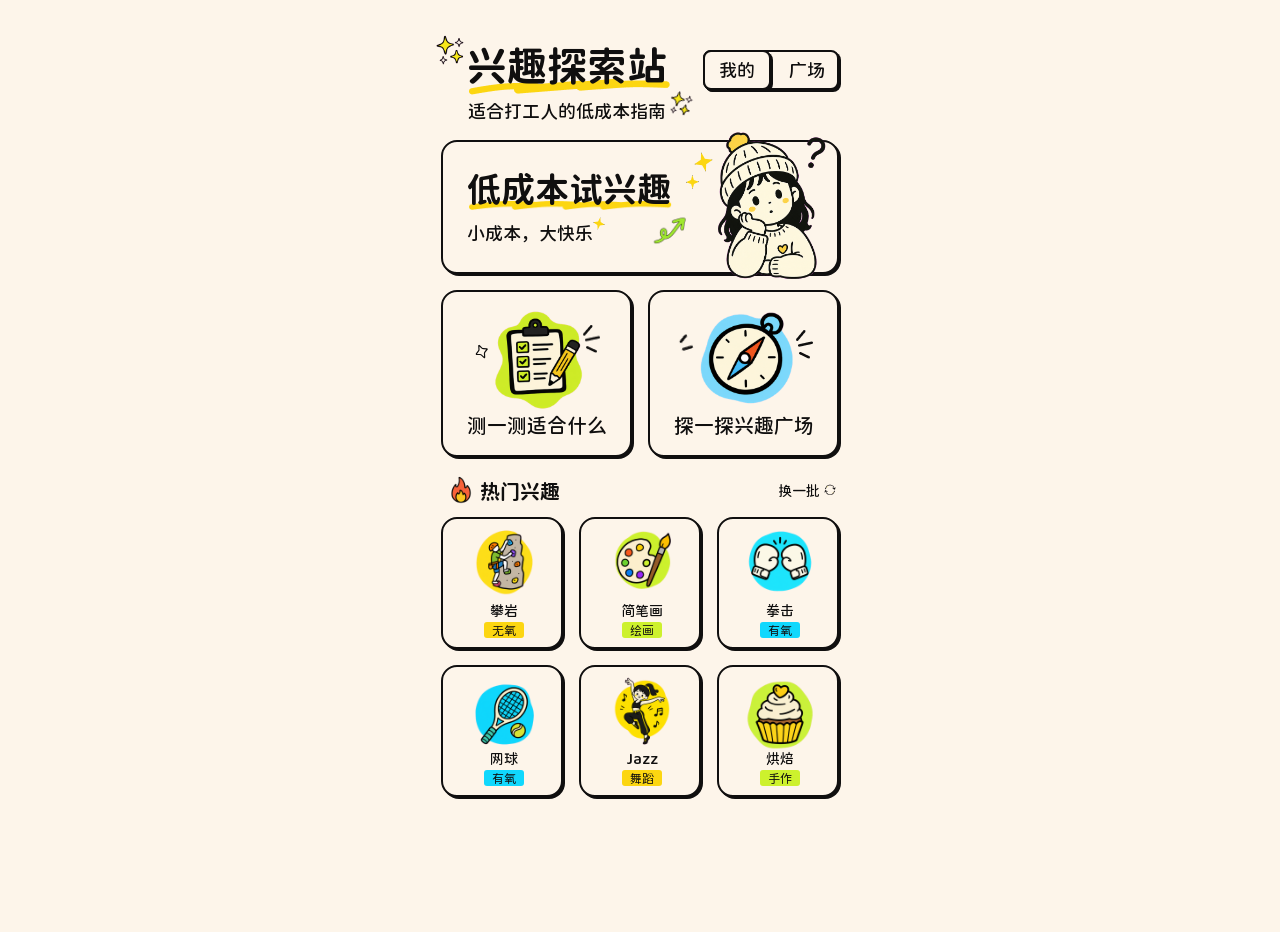
<file: index.html>
<!doctype html>
<html lang="zh-CN">
<head>
  <meta charset="utf-8">
  <link rel="stylesheet" href="assets/scrollbars.css">
  <meta name="viewport" content="width=device-width, initial-scale=1, viewport-fit=cover">
  <meta name="theme-color" content="#FDF5EA">
  <title>兴趣探索站</title>
  <style>
    @font-face {
      font-family: "JiangChengYuanTi";
      src: url("assets/fonts/JiangChengYuanTi-400.ttf") format("truetype");
      font-weight: 400;
      font-style: normal;
      font-display: swap;
    }

    @font-face {
      font-family: "JiangChengYuanTi";
      src: url("assets/fonts/JiangChengYuanTi-500.ttf") format("truetype");
      font-weight: 500;
      font-style: normal;
      font-display: swap;
    }

    @font-face {
      font-family: "JiangChengYuanTi";
      src: url("assets/fonts/JiangChengYuanTi-600.ttf") format("truetype");
      font-weight: 600;
      font-style: normal;
      font-display: swap;
    }

    :root {
      --page: #FDF5EA;
      --ink: #100F0F;
      --yellow: #FCD611;
      --green: #CDF12D;
      --blue: #10D8FD;
      --card-border: 2px solid #100F0F;
      --card-shadow: 2px 2px 0px #100F0F;
    }

    * {
      box-sizing: border-box;
      margin: 0;
      padding: 0;
      -webkit-tap-highlight-color: transparent;
    }

    html,
    body {
      min-height: 100%;
      background: var(--page);
      color: var(--ink);
      font-family: "JiangChengYuanTi", YouYuan, "幼圆", "Microsoft YaHei", sans-serif;
      letter-spacing: 0;
    }

    body {
      display: flex;
      justify-content: center;
      overflow-x: hidden;
    }

    button {
      color: inherit;
      font: inherit;
      border: 0;
      background: none;
      cursor: pointer;
    }

    img {
      display: block;
      user-select: none;
      -webkit-user-drag: none;
    }

    .app {
      position: relative;
      width: 430px;
      height: 932px;
      flex: 0 0 430px;
      overflow: hidden;
      transform-origin: top center;
    }

    .app > :not(.app-bg) {
      translate: 0 22px;
    }

    .deco-sparkles {
      position: absolute;
      object-fit: contain;
      pointer-events: none;
      z-index: 1;
    }

    .deco-sparkles-2 {
      width: 63px;
      height: 63px;
      left: -6px;
      top: -3px;
    }

    .deco-sparkles-1 {
      width: 50px;
      height: 50px;
      left: 231px;
      top: 57px;
      transform: rotate(14.33deg);
    }

    .sketch-line {
      position: absolute;
      display: block;
      object-fit: fill;
      pointer-events: none;
    }

    .line-1 {
      width: 200.63px;
      height: 15.4px;
      left: 44.4px;
      top: 57.32px;
      z-index: 0;
    }

    .line-2 {
      width: 203.09px;
      height: 9.71px;
      left: 44.06px;
      top: 178.53px;
      z-index: 3;
    }

    .title {
      position: absolute;
      width: 200px;
      height: 40px;
      left: 42px;
      top: 24px;
      font-weight: 600;
      font-size: 40px;
      line-height: 40px;
      text-align: center;
      white-space: nowrap;
      z-index: 2;
    }

    .subtitle {
      position: absolute;
      width: 198px;
      height: 18px;
      left: 43px;
      top: 80px;
      font-weight: 500;
      font-size: 18px;
      line-height: 18px;
      text-align: center;
      white-space: nowrap;
      z-index: 2;
    }

    .top-nav {
      position: absolute;
      width: 136px;
      height: 40px;
      left: 278px;
      top: 28px;
      background: var(--page);
      border: var(--card-border);
      box-shadow: var(--card-shadow);
      border-radius: 8px;
      z-index: 3;
    }

    .top-nav button {
      position: absolute;
      top: -2px;
      width: 68px;
      height: 40px;
      display: flex;
      align-items: center;
      justify-content: center;
      border-radius: 8px;
      font-weight: 500;
      font-size: 18px;
      line-height: 18px;
      text-align: center;
    }

    .top-nav .active {
      left: -2px;
      background: var(--page);
      border: var(--card-border);
      box-shadow: var(--card-shadow);
      z-index: 1;
    }

    .top-nav button:not(.active) {
      left: 68px;
      background: transparent;
      z-index: 2;
    }

    .card,
    .hero-card {
      background: var(--page);
      border: var(--card-border);
      box-shadow: var(--card-shadow);
      border-radius: 16px;
    }

    .card {
      transition: transform 120ms ease, box-shadow 120ms ease;
    }

    .card:active {
      transform: translate(2px, 2px);
      box-shadow: 0 0 0 #100F0F;
    }

    .hero-card {
      position: absolute;
      width: 398px;
      height: 134px;
      left: 16px;
      top: 118px;
      z-index: 1;
    }

    .hero-title {
      position: absolute;
      width: 204px;
      height: 34px;
      left: 42px;
      top: 150px;
      font-weight: 600;
      font-size: 34px;
      line-height: 34px;
      white-space: nowrap;
      z-index: 4;
    }

    .hero-copy {
      position: absolute;
      width: 126px;
      height: 18px;
      left: 42px;
      top: 202px;
      font-weight: 500;
      font-size: 18px;
      line-height: 18px;
      white-space: nowrap;
      z-index: 4;
    }

    .deco-arrow {
      position: absolute;
      width: 46px;
      height: 46px;
      left: 222px;
      top: 190px;
      object-fit: contain;
      z-index: 4;
      pointer-events: none;
    }

    .star {
      position: absolute;
      display: block;
      background: var(--yellow);
      border: 1px solid var(--ink);
      border-radius: 1px;
      clip-path: polygon(50% 0%, 61% 36%, 100% 50%, 61% 64%, 50% 100%, 39% 64%, 0% 50%, 39% 36%);
      z-index: 5;
    }

    .star-1 {
      width: 12px;
      height: 13px;
      left: 168px;
      top: 195px;
      transform: rotate(11.45deg);
    }

    .star-2 {
      width: 19px;
      height: 20px;
      left: 269px;
      top: 130px;
      transform: rotate(-13.59deg);
    }

    .star-3 {
      width: 13px;
      height: 14px;
      left: 261px;
      top: 153px;
      transform: rotate(-1.32deg);
    }

    .hero-girl {
      position: absolute;
      width: 152px;
      height: 195px;
      left: 267px;
      top: 105px;
      object-fit: contain;
      object-position: center;
      z-index: 8;
      pointer-events: none;
    }

    .entry-card {
      position: absolute;
      width: 191px;
      height: 167px;
      top: 268px;
      z-index: 2;
    }

    .entry-card:nth-of-type(1) {
      left: 16px;
    }

    .entry-card:nth-of-type(2) {
      left: 223px;
    }

    .entry-icon {
      position: absolute;
      width: 129px;
      height: 129px;
      left: 31px;
      top: 9px;
      object-fit: contain;
      pointer-events: none;
    }

    .entry-card h3 {
      position: absolute;
      width: 140px;
      height: 20px;
      left: 24px;
      top: 123px;
      font-weight: 500;
      font-size: 20px;
      line-height: 20px;
      text-align: center;
      white-space: nowrap;
    }

    .entry-decoration {
      position: absolute;
      object-fit: fill;
      z-index: 5;
      pointer-events: none;
    }

    .entry-star-4 {
      width: 14.41px;
      height: 15.61px;
      left: 50px;
      top: 322px;
      transform: rotate(-12.6deg);
    }

    .entry-line-3-left {
      width: 17px;
      height: 28.5px;
      left: 157.75px;
      top: 302.75px;
    }

    .entry-line-3-right {
      width: 17px;
      height: 28.5px;
      left: 371px;
      top: 308px;
    }

    .entry-line-4-right {
      width: 12.26px;
      height: 14.93px;
      left: 254px;
      top: 313px;
      transform: matrix(-0.95, 0.31, 0.31, 0.95, 0, 0);
    }

    .hot-header {
      position: absolute;
      left: 16px;
      top: 451px;
      width: 398px;
      height: 40px;
      z-index: 2;
    }

    .hot-icon {
      position: absolute;
      width: 40px;
      height: 40px;
      left: 0;
      top: 0;
      object-fit: contain;
    }

    .hot-title {
      position: absolute;
      width: 80px;
      height: 20px;
      left: 39px;
      top: 8px;
      font-weight: 600;
      font-size: 20px;
      line-height: 20px;
      white-space: nowrap;
    }

    .refresh-btn {
      position: absolute;
      width: 60px;
      height: 18px;
      left: 337px;
      top: 10px;
      z-index: 2;
    }

    .refresh-btn span {
      position: absolute;
      width: 42px;
      height: 14px;
      left: 0;
      top: 1px;
      font-weight: 500;
      font-size: 14px;
      line-height: 14px;
      text-align: right;
      white-space: nowrap;
    }

    .refresh-btn img {
      position: absolute;
      width: 16px;
      height: 16px;
      left: 44px;
      top: 0;
      object-fit: contain;
    }

    .interest-grid {
      position: absolute;
      width: 398px;
      left: 16px;
      top: 495px;
      display: grid;
      grid-template-columns: 122px 122px 122px;
      gap: 16px;
      z-index: 2;
    }

    .interest-card {
      position: relative;
      width: 122px;
      height: 132px;
      text-align: center;
    }

    .interest-card img {
      position: absolute;
      width: 88px;
      height: 88px;
      left: 17px;
      top: 4px;
      object-fit: contain;
      pointer-events: none;
    }

    .interest-card h3 {
      position: absolute;
      width: 58px;
      height: 14px;
      left: 32px;
      top: 85px;
      font-weight: 500;
      font-size: 14px;
      line-height: 14px;
      text-align: center;
      white-space: nowrap;
    }

    .tag {
      position: absolute;
      width: 40px;
      height: 16px;
      left: 41px;
      top: 103px;
      display: flex;
      align-items: center;
      justify-content: center;
      background: var(--yellow);
      border-radius: 3px;
      font-weight: 400;
      font-size: 12px;
      line-height: 12px;
      text-align: center;
      white-space: nowrap;
    }

    .interest-card[data-tone="green"] .tag {
      background: var(--green);
    }

    .interest-card[data-tone="blue"] .tag {
      background: var(--blue);
    }

    .toast {
      position: fixed;
      left: 50%;
      bottom: 24px;
      z-index: 20;
      width: max-content;
      min-width: 78px;
      max-width: 330px;
      height: 30px;
      padding: 0 11px;
      display: flex;
      align-items: center;
      justify-content: center;
      background: rgba(16, 15, 15, 0.7);
      border: 1px solid rgba(16, 15, 15, 0.7);
      border-radius: 8px;
      font-weight: 400;
      font-size: 14px;
      line-height: 14px;
      color: #FFFFFF;
      text-align: center;
      opacity: 0;
      pointer-events: none;
      transform: translate(-50%, 12px);
      transition: opacity 200ms ease, transform 200ms ease;
    }

    .toast.show {
      opacity: 1;
      transform: translate(-50%, 0);
    }

    @media (max-width: 430px) {
      .app {
        transform: scale(calc(100vw / 430));
      }

      body {
        height: calc(932px * (100vw / 430));
      }
    }
  </style>
</head>
<body>
  <main class="app" aria-label="兴趣探索站首页">
    <img class="deco-sparkles deco-sparkles-2" src="assets/deco-sparkles.webp" alt="" aria-hidden="true">
    <img class="deco-sparkles deco-sparkles-1" src="assets/deco-sparkles.webp" alt="" aria-hidden="true">
    <img class="sketch-line line-1" src="assets/line1.webp" alt="" aria-hidden="true">
    <h1 class="title">兴趣探索站</h1>
    <p class="subtitle">适合打工人的低成本指南</p>

    <nav class="top-nav" aria-label="顶部导航">
      <button class="active" type="button" onclick="location.href='mine.html'">我的</button>
      <button type="button" onclick="window.location.assign('explore.html')">广场</button>
    </nav>

    <section class="hero-card" aria-labelledby="hero-title"></section>
    <img class="sketch-line line-2" src="assets/line2.webp" alt="" aria-hidden="true">
    <h2 id="hero-title" class="hero-title">低成本试兴趣</h2>
    <p class="hero-copy">小成本，大快乐</p>
    <img class="deco-arrow" src="assets/deco-arrow.webp" alt="" aria-hidden="true">
    <span class="star star-1" aria-hidden="true"></span>
    <span class="star star-2" aria-hidden="true"></span>
    <span class="star star-3" aria-hidden="true"></span>
    <img class="hero-girl" src="assets/footer-girl.webp" alt="" aria-hidden="true">

    <section class="entry-grid" aria-label="主要入口">
      <button class="card entry-card" type="button" onclick="location.href='quiz.html'">
        <img class="entry-icon" src="assets/icon-test.webp" alt="">
        <h3>测一测适合什么</h3>
      </button>
      <button class="card entry-card" type="button" onclick="location.href='explore.html'">
        <img class="entry-icon" src="assets/icon-compass.webp" alt="">
        <h3>探一探兴趣广场</h3>
      </button>
    </section>
    <img class="entry-decoration entry-star-4" src="assets/star4.svg" alt="" aria-hidden="true">
    <img class="entry-decoration entry-line-3-left" src="assets/line3.webp" alt="" aria-hidden="true">
    <img class="entry-decoration entry-line-4-right" src="assets/line4.webp" alt="" aria-hidden="true">
    <img class="entry-decoration entry-line-3-right" src="assets/line3.webp" alt="" aria-hidden="true">

    <section class="hot-header" aria-label="热门兴趣标题">
      <img class="hot-icon" src="assets/icon-fire.webp" alt="" aria-hidden="true">
      <h2 class="hot-title">热门兴趣</h2>
      <button class="refresh-btn" type="button" data-toast="换一批功能下一步接入">
        <span>换一批</span>
        <img src="assets/icon-refresh.webp" alt="" aria-hidden="true">
      </button>
    </section>

    <section class="interest-grid" aria-label="热门兴趣快捷入口">
      <button class="card interest-card" type="button" data-interest="攀岩" data-tone="yellow">
        <img src="assets/icon-climbing.webp" alt="">
        <h3>攀岩</h3>
        <span class="tag">无氧</span>
      </button>
      <button class="card interest-card" type="button" data-interest="简笔画" data-tone="green">
        <img src="assets/icon-painting.webp" alt="">
        <h3>简笔画</h3>
        <span class="tag">绘画</span>
      </button>
      <button class="card interest-card" type="button" data-interest="拳击" data-tone="blue">
        <img src="assets/icon-boxing.webp" alt="">
        <h3>拳击</h3>
        <span class="tag">有氧</span>
      </button>
      <button class="card interest-card" type="button" data-interest="网球" data-tone="blue">
        <img src="assets/icon-tennis.webp" alt="">
        <h3>网球</h3>
        <span class="tag">有氧</span>
      </button>
      <button class="card interest-card" type="button" data-interest="Jazz" data-tone="yellow">
        <img src="assets/icon-dance.webp" alt="">
        <h3>Jazz</h3>
        <span class="tag">舞蹈</span>
      </button>
      <button class="card interest-card" type="button" data-interest="烘焙" data-tone="green">
        <img src="assets/icon-baking.webp" alt="">
        <h3>烘焙</h3>
        <span class="tag">手作</span>
      </button>
    </section>
  </main>

  <div class="toast" role="status" aria-live="polite"></div>

  <script>
    const toast = document.querySelector(".toast");
    let toastTimer;

    function showToast(message) {
      toast.textContent = message;
      toast.classList.add("show");
      clearTimeout(toastTimer);
      toastTimer = window.setTimeout(() => {
        toast.classList.remove("show");
      }, 1000);
    }

    document.querySelectorAll("[data-toast]").forEach((item) => {
      item.addEventListener("click", () => showToast(item.dataset.toast));
    });

    document.querySelectorAll("[data-interest]").forEach((card) => {
      card.addEventListener("click", () => {
        showToast(`${card.dataset.interest}详情页下一步接入`);
      });
    });
  </script>
</body>
</html>
</file>
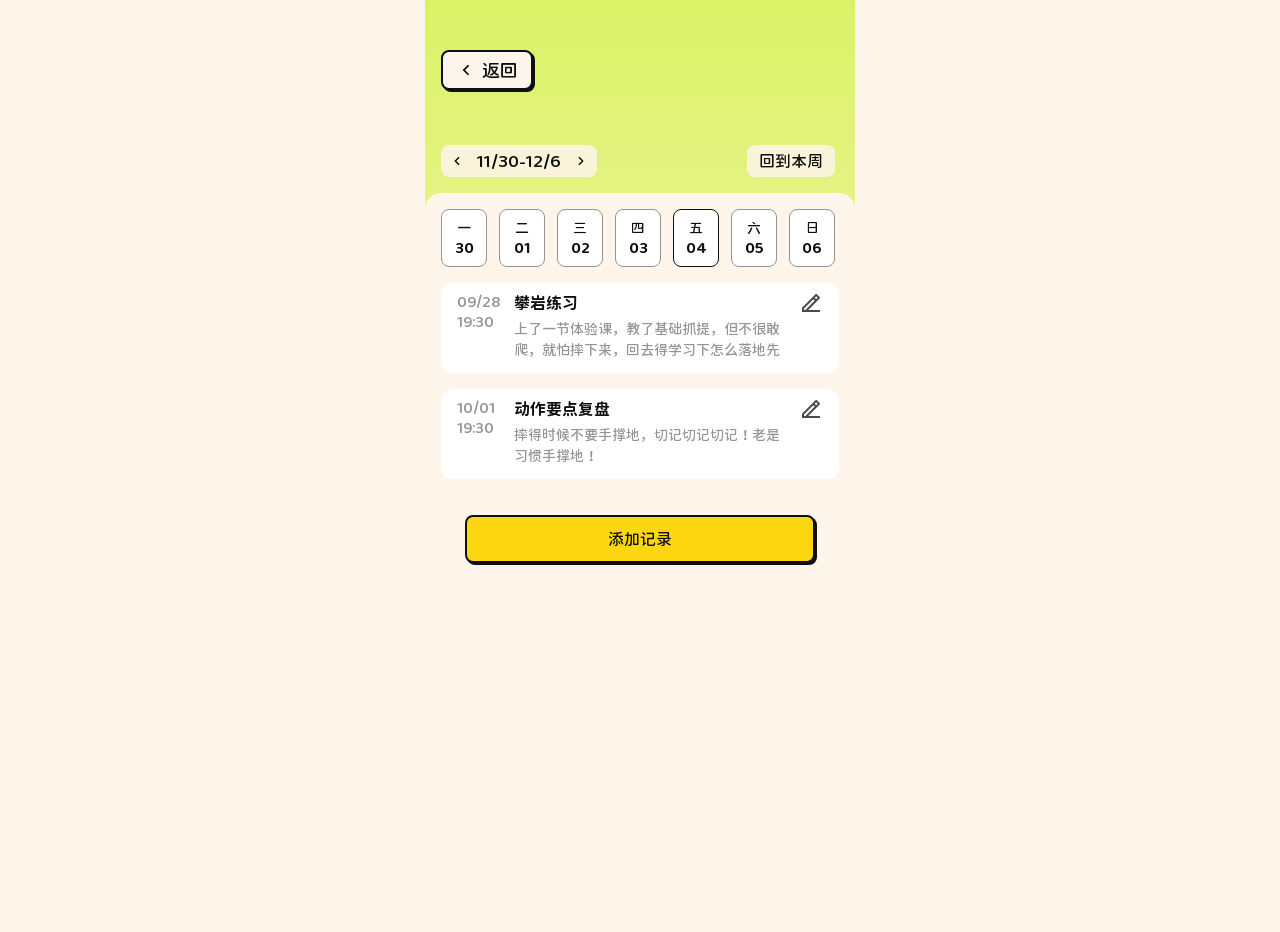
<file: checkin-records.html>
<!DOCTYPE html>
<html lang="zh-CN">
<head>
  <meta charset="UTF-8">
  <link rel="stylesheet" href="assets/scrollbars.css">
  <meta name="viewport" content="width=device-width, initial-scale=1.0">
  <title>全部打卡/记录</title>
  <style>
    @font-face { font-family: "JiangChengYuanTi"; src: url("assets/fonts/JiangChengYuanTi-400.ttf") format("truetype"); font-weight: 400; font-style: normal; font-display: swap; }
    @font-face { font-family: "JiangChengYuanTi"; src: url("assets/fonts/JiangChengYuanTi-500.ttf") format("truetype"); font-weight: 500; font-style: normal; font-display: swap; }
    @font-face { font-family: "JiangChengYuanTi"; src: url("assets/fonts/JiangChengYuanTi-600.ttf") format("truetype"); font-weight: 600; font-style: normal; font-display: swap; }
    :root { --page: #FDF5EA; --ink: #100F0F; --yellow: #FCD611; --green: #CDF12D; --card-border: 2px solid #100F0F; --card-shadow: 2px 2px 0 #100F0F; }
    * { box-sizing: border-box; margin: 0; padding: 0; -webkit-tap-highlight-color: transparent; }
    html, body { min-height: 100%; background: var(--page); color: var(--ink); font-family: "JiangChengYuanTi", YouYuan, "幼圆", sans-serif; letter-spacing: 0; }
    body { display: flex; justify-content: center; overflow-x: hidden; }
    button, input, textarea { color: inherit; font: inherit; border: 0; background: none; outline: none; }
    button { cursor: pointer; }
    a { color: inherit; text-decoration: none; }
    img { display: block; }
    .page { position: relative; width: 430px; height: 932px; flex: 0 0 430px; overflow: hidden; transform-origin: top center; background: linear-gradient(180deg, rgba(205, 241, 45, 0.7) 0%, #FDF5EA 100%); }
    .page > :not(.record-overlay):not(.back-link) { translate: 0 22px; }
    .back-link { position: absolute; left: 16px; top: 50px; width: 92px; height: 40px; display: flex; align-items: center; justify-content: center; gap: 6px; background: var(--page); border: var(--card-border); box-shadow: var(--card-shadow); border-radius: 8px; font-weight: 500; font-size: 18px; line-height: 18px; z-index: 2; }
    .back-link img { width: 20px; height: 20px; }
    .sheet { position: absolute; left: 0; top: 171px; width: 430px; height: 761px; background: var(--page); border-radius: 16px 16px 0 0; }
    .week-nav { position: absolute; left: 16px; top: 123px; width: 156px; height: 32px; display: flex; align-items: center; justify-content: space-between; padding: 0 8px; background: rgba(253, 245, 234, 0.85); border-radius: 8px; font-weight: 500; font-size: 16px; line-height: 16px; }
    .week-nav button { width: 16px; height: 16px; }
    .week-nav img { width: 16px; height: 16px; }
    .back-week { position: absolute; left: 322px; top: 123px; width: 88px; height: 32px; display: flex; align-items: center; justify-content: center; background: rgba(253, 245, 234, 0.85); border-radius: 8px; font-weight: 500; font-size: 16px; line-height: 16px; }
    .calendar-grid { position: absolute; left: 16px; top: 187px; display: grid; grid-template-columns: repeat(7, 46px); gap: 12px; }
    .calendar-day { width: 46px; height: 58px; display: flex; flex-direction: column; align-items: center; justify-content: center; gap: 6px; background: #FFFFFF; border: 1px solid #949494; border-radius: 8px; font-weight: 500; }
    .calendar-day span { font-size: 14px; line-height: 14px; }
    .calendar-day strong { font-weight: 600; font-size: 14px; line-height: 14px; }
    .calendar-day.is-today { background: #FFFFFF; border: 1px solid #100F0F; border-radius: 8px; }
    .calendar-day.is-done { background: var(--green); border: var(--card-border); box-shadow: var(--card-shadow); }
    .records { position: absolute; left: 16px; top: 261px; display: grid; gap: 16px; }
    .record-card { position: relative; width: 398px; min-height: 90px; padding: 12px 56px 12px 16px; background: #FFFFFF; border-radius: 12px; }
    .record-date, .record-time { position: absolute; left: 16px; height: 14px; color: #949494; font-weight: 500; font-size: 14px; line-height: 14px; }
    .record-date { top: 12px; }
    .record-time { top: 32px; }
    .record-title { margin-left: 57px; height: 16px; font-weight: 600; font-size: 16px; line-height: 16px; }
    .record-text { margin: 8px 0 0 57px; width: 267px; color: #949494; font-weight: 500; font-size: 14px; line-height: 21px; }
    .edit-button { position: absolute; right: 16px; top: 8px; width: 24px; height: 24px; }
    .edit-button img { width: 24px; height: 24px; opacity: 0.75; }
    .add-record { position: absolute; left: 40px; top: 493px; width: 350px; height: 48px; display: flex; align-items: center; justify-content: center; background: var(--yellow); border: var(--card-border); box-shadow: var(--card-shadow); border-radius: 8px; font-weight: 500; font-size: 16px; line-height: 16px; }
    .record-overlay { position: fixed; left: 50%; top: 0; width: 430px; height: 932px; transform: translateX(-50%); z-index: 20; }
    .record-overlay[hidden] { display: none; }
    .record-mask { position: absolute; width: 430px; height: 932px; left: 0; top: 0; background: rgba(217, 217, 217, 0.6); }
    .record-sheet { position: absolute; left: 0; top: 171px; width: 430px; height: 761px; background: var(--page); border-radius: 16px 16px 0 0; }
    .record-title-label, .record-content-label { position: absolute; left: 16px; height: 16px; font-weight: 500; font-size: 16px; line-height: 16px; }
    .record-title-label { top: 24px; }
    .record-content-label { top: 108px; }
    .record-title-input, .record-content-input { position: absolute; left: 16px; width: 398px; padding: 0 16px; background: #FFFFFF; border: var(--card-border); box-shadow: var(--card-shadow); border-radius: 12px; font-weight: 500; font-size: 14px; line-height: 14px; }
    .record-title-input { top: 50px; height: 42px; }
    .record-content-input { top: 134px; height: 303px; padding-top: 14px; resize: none; line-height: 20px; }
    .record-title-input::placeholder, .record-content-input::placeholder { color: #949494; }
    .record-cancel-button, .record-confirm-button { position: absolute; top: 577px; width: 175px; height: 48px; display: flex; align-items: center; justify-content: center; border: var(--card-border); box-shadow: var(--card-shadow); border-radius: 8px; font-weight: 500; font-size: 16px; line-height: 16px; }
    .record-cancel-button { left: 32px; background: var(--page); }
    .record-confirm-button { left: 223px; background: var(--yellow); }
    .action-tip { position: absolute; left: calc(50% - 78px / 2); width: 78px; height: 30px; display: flex; align-items: center; justify-content: center; background: rgba(16, 15, 15, 0.7); border: 1px solid rgba(16, 15, 15, 0.7); border-radius: 8px; text-align: center; font-weight: 400; font-size: 14px; line-height: 14px; color: #FFFFFF; z-index: 4; }
    .action-tip[hidden] { display: none; }
    @media (max-width: 430px) { .page { transform: scale(calc(100vw / 430)); } body { height: calc(932px * (100vw / 430)); } }
  </style>
</head>
<body>
  <main class="page" aria-label="全部打卡/记录">
    <a class="back-link" href="detail-climbing.html?source=mine&status=ing&fresh=sync2">
      <img src="assets/icon-arrow-left-s-line.svg" alt="" aria-hidden="true">
      <span>返回</span>
    </a>
    <div class="week-nav" aria-label="周区间">
      <button class="prev-week" type="button" aria-label="上一周"><img src="assets/icon-arrow-left-s-line.svg" alt="" aria-hidden="true"></button>
      <span class="week-range">9/28-10/4</span>
      <button class="next-week" type="button" aria-label="下一周"><img src="assets/icon-arrow-right-s-line.svg" alt="" aria-hidden="true"></button>
    </div>
    <button class="back-week" type="button">回到本周</button>
    <section class="sheet" aria-label="全部打卡记录"></section>
    <div class="calendar-grid" aria-label="本周日期"></div>
    <section class="records" aria-label="记录列表">
      <article class="record-card">
        <span class="record-date">09/28</span>
        <span class="record-time">19:30</span>
        <h2 class="record-title">攀岩练习</h2>
        <p class="record-text">上了一节体验课，教了基础抓提，但不很敢爬，就怕摔下来，回去得学习下怎么落地先</p>
        <button class="edit-button" type="button" aria-label="编辑记录">
          <img src="assets/icon-edit-2-line.svg" alt="" aria-hidden="true">
        </button>
      </article>
      <article class="record-card">
        <span class="record-date">10/01</span>
        <span class="record-time">19:30</span>
        <h2 class="record-title">动作要点复盘</h2>
        <p class="record-text">摔得时候不要手撑地，切记切记切记！老是习惯手撑地！</p>
        <button class="edit-button" type="button" aria-label="编辑记录">
          <img src="assets/icon-edit-2-line.svg" alt="" aria-hidden="true">
        </button>
      </article>
    </section>
    <button class="add-record" type="button">添加记录</button>
    <div class="action-tip" role="status" aria-live="polite" hidden></div>
    <div class="record-overlay" hidden>
      <div class="record-mask" aria-hidden="true"></div>
      <section class="record-sheet" aria-label="编辑打卡记录">
        <label class="record-title-label" for="record-title">标题</label>
        <input class="record-title-input" id="record-title" type="text" placeholder="请输入...">
        <label class="record-content-label" for="record-content">内容</label>
        <textarea class="record-content-input" id="record-content" aria-label="内容" placeholder="请输入..."></textarea>
        <button class="record-cancel-button" type="button">取消</button>
        <button class="record-confirm-button" type="button">确认</button>
      </section>
    </div>
  </main>
  <script>
    const interestName = "攀岩";
    const checkinDaysKey = `interestCalendarDays:${interestName}`;
    const recordsKey = `interestCheckinRecords:${interestName}`;
    const defaultRecords = [
      {
        date: "09/28",
        time: "19:30",
        title: "攀岩练习",
        text: "上了一节体验课，教了基础抓提，但不很敢爬，就怕摔下来，回去得学习下怎么落地先"
      },
      {
        date: "10/01",
        time: "19:30",
        title: "动作要点复盘",
        text: "摔得时候不要手撑地，切记切记切记！老是习惯手撑地！"
      }
    ];
    let weekOffset = 0;
    let editingCard = null;

    function toISO(date) {
      return `${date.getFullYear()}-${String(date.getMonth() + 1).padStart(2, "0")}-${String(date.getDate()).padStart(2, "0")}`;
    }

    function getCurrentMonday() {
      const today = new Date();
      const monday = new Date(today);
      monday.setDate(today.getDate() - ((today.getDay() + 6) % 7));
      monday.setHours(0, 0, 0, 0);
      return monday;
    }

    function getWeek(offset = 0) {
      const dayNames = ["一", "二", "三", "四", "五", "六", "日"];
      const monday = getCurrentMonday();
      monday.setDate(monday.getDate() + offset * 7);
      return dayNames.map((day, index) => {
        const date = new Date(monday);
        date.setDate(monday.getDate() + index);
        return {
          day,
          date: String(date.getDate()).padStart(2, "0"),
          label: `${date.getMonth() + 1}/${date.getDate()}`,
          iso: toISO(date)
        };
      });
    }

    function readSharedJSON(key, fallback) {
      try {
        const value = localStorage.getItem(key);
        if (value) return JSON.parse(value);
      } catch (error) {
        // Cookie fallback keeps state shared when preview storage is restricted.
      }
      const cookieKey = key.replace(/[^a-zA-Z0-9_-]/g, "_");
      const cookie = document.cookie.split("; ").find((item) => item.startsWith(`${cookieKey}=`));
      if (!cookie) return fallback;
      try {
        return JSON.parse(cookie.split("=").slice(1).join("="));
      } catch (error) {
        return fallback;
      }
    }

    function writeSharedJSON(key, value) {
      try {
        localStorage.setItem(key, JSON.stringify(value));
      } catch (error) {
        // Keep going with the cookie fallback below.
      }
      const cookieKey = key.replace(/[^a-zA-Z0-9_-]/g, "_");
      document.cookie = `${cookieKey}=${JSON.stringify(value)}; path=/; max-age=31536000`;
    }

    function readCheckinDays() {
      return readSharedJSON(checkinDaysKey, []);
    }

    function writeCheckinDays(days) {
      writeSharedJSON(checkinDaysKey, days);
    }

    function readRecords() {
      const records = readSharedJSON(recordsKey, []);
      return records.length ? records : defaultRecords;
    }

    function writeRecords(records) {
      writeSharedJSON(recordsKey, records);
    }

    function renderWeek() {
      const week = getWeek(weekOffset);
      const doneDays = readCheckinDays();
      const todayISO = toISO(new Date());
      document.querySelector(".week-range").textContent = `${week[0].label}-${week[6].label}`;
      document.querySelector(".calendar-grid").innerHTML = week.map((item) => `
      <button class="calendar-day ${item.iso === todayISO ? "is-today" : ""} ${doneDays.includes(item.iso) ? "is-done" : ""}" type="button" data-date="${item.iso}">
        <span>${item.day}</span>
        <strong>${item.date}</strong>
      </button>
    `).join("");
    }

    function createRecordCard(record) {
      const card = document.createElement("article");
      card.className = "record-card";
      card.innerHTML = `
        <span class="record-date"></span>
        <span class="record-time"></span>
        <h2 class="record-title"></h2>
        <p class="record-text"></p>
        <button class="edit-button" type="button" aria-label="编辑记录">
          <img src="assets/icon-edit-2-line.svg" alt="" aria-hidden="true">
        </button>`;
      card.querySelector(".record-date").textContent = record.date || "今天";
      card.querySelector(".record-time").textContent = record.time || "刚刚";
      card.querySelector(".record-title").textContent = record.title || "攀岩练习";
      card.querySelector(".record-text").textContent = record.text || "";
      return card;
    }

    function readPageRecords() {
      return Array.from(document.querySelectorAll(".record-card")).map((card) => ({
        date: card.querySelector(".record-date")?.textContent || "今天",
        time: card.querySelector(".record-time")?.textContent || "刚刚",
        title: card.querySelector(".record-title")?.textContent || "攀岩练习",
        text: card.querySelector(".record-text")?.textContent || ""
      }));
    }

    function renderRecords() {
      const list = document.querySelector(".records");
      list.innerHTML = "";
      readRecords().forEach((record) => list.appendChild(createRecordCard(record)));
    }

    function openRecordSheet(card) {
      editingCard = card;
      document.querySelector(".record-title-input").value = card?.querySelector(".record-title")?.textContent || "";
      document.querySelector(".record-content-input").value = card?.querySelector(".record-text")?.textContent || "";
      document.querySelector(".record-overlay").hidden = false;
      document.querySelector(".record-content-input").focus();
    }

    function closeRecordSheet() {
      document.querySelector(".record-overlay").hidden = true;
      editingCard = null;
    }

    function showActionTip(message, anchor) {
      const tip = document.querySelector(".action-tip");
      tip.textContent = message;
      tip.hidden = false;
      tip.style.left = "calc(50% - 78px / 2)";
      if (anchor) {
        const pageRect = document.querySelector(".page").getBoundingClientRect();
        const anchorRect = anchor.getBoundingClientRect();
        const scale = pageRect.width / 430 || 1;
        const top = ((anchorRect.top - pageRect.top) / scale) - 90;
        tip.style.top = `${Math.max(16, top)}px`;
      } else {
        tip.style.top = "158px";
      }
      window.clearTimeout(showActionTip.timer);
      showActionTip.timer = window.setTimeout(() => {
        tip.hidden = true;
      }, 1000);
    }

    document.querySelector(".prev-week").addEventListener("click", () => {
      weekOffset -= 1;
      renderWeek();
    });

    document.querySelector(".next-week").addEventListener("click", () => {
      weekOffset += 1;
      renderWeek();
    });

    document.querySelector(".back-week").addEventListener("click", () => {
      weekOffset = 0;
      renderWeek();
    });

    document.querySelector(".calendar-grid").addEventListener("click", (event) => {
      const day = event.target.closest(".calendar-day");
      if (!day) return;
      day.classList.add("is-done");
      const days = readCheckinDays();
      if (!days.includes(day.dataset.date)) {
        days.push(day.dataset.date);
        writeCheckinDays(days);
      }
      showActionTip("打卡成功", day);
    });

    document.querySelector(".records").addEventListener("click", (event) => {
      const button = event.target.closest(".edit-button");
      if (!button) return;
      openRecordSheet(button.closest(".record-card"));
    });

    document.querySelector(".add-record").addEventListener("click", () => openRecordSheet(null));
    document.querySelector(".record-cancel-button").addEventListener("click", closeRecordSheet);
    document.querySelector(".record-confirm-button").addEventListener("click", () => {
      const title = document.querySelector(".record-title-input").value.trim() || "攀岩练习";
      const text = document.querySelector(".record-content-input").value.trim() || "记录一下今天的小进展";
      if (editingCard) {
        editingCard.querySelector(".record-title").textContent = title;
        editingCard.querySelector(".record-text").textContent = text;
      } else {
        document.querySelector(".records").appendChild(createRecordCard({
          date: `${String(new Date().getMonth() + 1).padStart(2, "0")}/${String(new Date().getDate()).padStart(2, "0")}`,
          time: "刚刚",
          title,
          text
        }));
      }
      writeRecords(readPageRecords());
      closeRecordSheet();
    });

    document.querySelector(".back-link").addEventListener("click", (event) => {
      event.preventDefault();
      window.location.href = "detail-climbing.html?source=mine&status=ing&fresh=sync2";
    });

    function refreshPageState() {
      renderWeek();
      renderRecords();
    }

    window.addEventListener("pageshow", refreshPageState);
    document.addEventListener("visibilitychange", () => {
      if (!document.hidden) refreshPageState();
    });

    refreshPageState();
  </script>
</body>
</html>
</file>
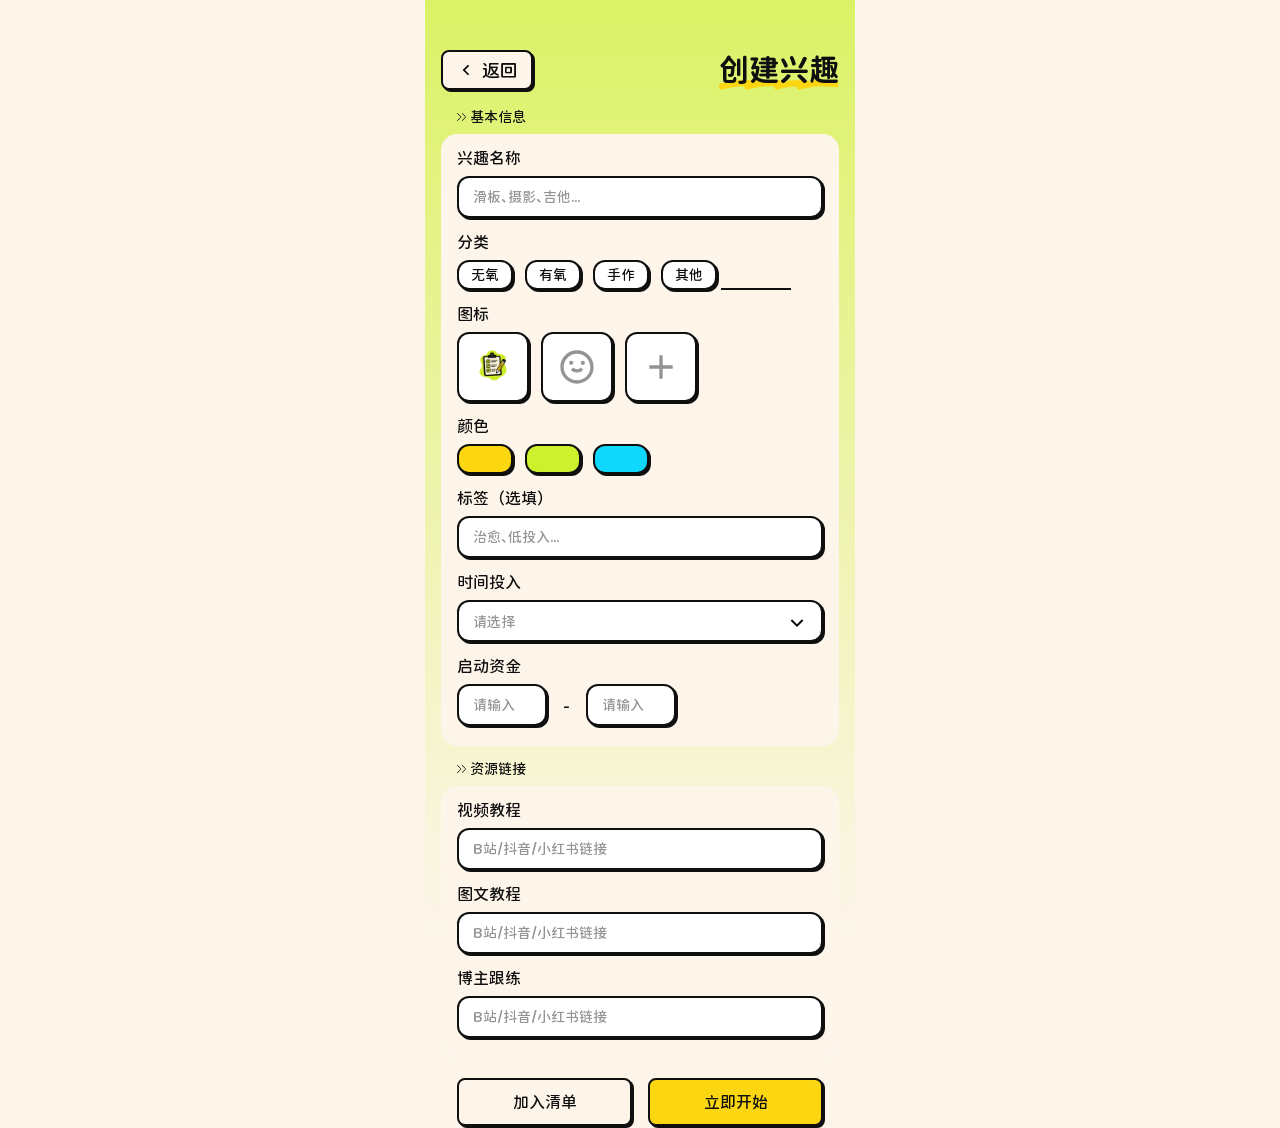
<file: create-interest.html>
<!doctype html>
<html lang="zh-CN">
<head>
  <meta charset="utf-8">
  <link rel="stylesheet" href="assets/scrollbars.css">
  <meta name="viewport" content="width=device-width, initial-scale=1, viewport-fit=cover">
  <meta name="theme-color" content="#FDF5EA">
  <title>创建兴趣</title>
  <style>
    @font-face {
      font-family: "JiangChengYuanTi";
      src: url("assets/fonts/JiangChengYuanTi-400.ttf") format("truetype");
      font-weight: 400;
      font-style: normal;
      font-display: swap;
    }

    @font-face {
      font-family: "JiangChengYuanTi";
      src: url("assets/fonts/JiangChengYuanTi-500.ttf") format("truetype");
      font-weight: 500;
      font-style: normal;
      font-display: swap;
    }

    @font-face {
      font-family: "JiangChengYuanTi";
      src: url("assets/fonts/JiangChengYuanTi-600.ttf") format("truetype");
      font-weight: 600;
      font-style: normal;
      font-display: swap;
    }

    :root {
      --page: #FDF5EA;
      --ink: #100F0F;
      --yellow: #FCD611;
      --green: #CDF12D;
      --blue: #10D8FD;
      --muted: #949494;
      --card-border: 2px solid #100F0F;
      --card-shadow: 2px 2px 0px #100F0F;
    }

    * {
      box-sizing: border-box;
      margin: 0;
      padding: 0;
      -webkit-tap-highlight-color: transparent;
    }

    html,
    body {
      min-height: 100%;
      background: var(--page);
      color: var(--ink);
      font-family: "JiangChengYuanTi", YouYuan, "幼圆", "Microsoft YaHei", sans-serif;
      letter-spacing: 0;
    }

    body {
      display: flex;
      justify-content: center;
      overflow-x: hidden;
    }

    button,
    input,
    select {
      color: inherit;
      font: inherit;
      border: 0;
      background: none;
    }

    button,
    select {
      cursor: pointer;
    }

    a {
      color: inherit;
      text-decoration: none;
    }

    img {
      display: block;
      user-select: none;
      -webkit-user-drag: none;
    }

    .create-page {
      position: relative;
      width: 430px;
      height: 1128px;
      flex: 0 0 430px;
      overflow: hidden;
      transform-origin: top center;
    }

    .create-page > :not(.page-bg):not(.back-link) {
      translate: 0 22px;
    }

    .page-bg {
      position: absolute;
      width: 430px;
      height: 932px;
      left: 0;
      top: 0;
      background: linear-gradient(180deg, rgba(205, 241, 45, 0.7) 0%, #FDF5EA 100%);
      z-index: 0;
      pointer-events: none;
    }

    .back-link {
      position: absolute;
      left: 16px;
      top: 50px;
      width: 92px;
      height: 40px;
      display: inline-flex;
      align-items: center;
      justify-content: center;
      gap: 6px;
      background: var(--page);
      border: var(--card-border);
      box-shadow: var(--card-shadow);
      border-radius: 8px;
      font-weight: 500;
      font-size: 18px;
      line-height: 18px;
      z-index: 2;
      transition: transform 120ms ease, box-shadow 120ms ease;
    }

    .back-link img {
      width: 20px;
      height: 20px;
      object-fit: contain;
    }

    .back-link span {
      width: 36px;
      height: 18px;
      line-height: 18px;
      text-align: center;
    }

    .page-title {
      position: absolute;
      width: 120px;
      height: 30px;
      left: 294px;
      top: 33px;
      font-weight: 600;
      font-size: 30px;
      line-height: 30px;
      text-align: right;
      z-index: 2;
    }

    .title-line {
      position: absolute;
      width: 120px;
      height: 10px;
      left: 294px;
      top: 58px;
      object-fit: fill;
      z-index: 1;
      pointer-events: none;
    }

    .section-kicker {
      position: absolute;
      display: flex;
      align-items: center;
      gap: 4px;
      height: 14px;
      font-weight: 500;
      font-size: 14px;
      line-height: 14px;
      z-index: 2;
    }

    .section-kicker img {
      width: 9px;
      height: 8px;
      object-fit: contain;
    }

    .basic-kicker {
      left: 32px;
      top: 88px;
    }

    .resource-kicker {
      left: 32px;
      top: 740px;
    }

    .panel {
      position: absolute;
      width: 398px;
      left: 16px;
      background: var(--page);
      border-radius: 16px;
      z-index: 1;
    }

    .basic-panel {
      top: 112px;
      height: 612px;
    }

    .resource-panel {
      top: 764px;
      height: 272px;
    }

    .field {
      position: absolute;
      left: 16px;
      width: 366px;
    }

    .field-title {
      height: 16px;
      font-weight: 500;
      font-size: 16px;
      line-height: 16px;
    }

    .control {
      position: absolute;
      left: 0;
      top: 26px;
      width: 366px;
      height: 42px;
      padding: 13px 14px;
      background: #FFFFFF;
      border: var(--card-border);
      box-shadow: var(--card-shadow);
      border-radius: 12px;
      outline: none;
      font-weight: 500;
      font-size: 14px;
      line-height: 14px;
    }

    .control::placeholder {
      color: var(--muted);
    }

    .name-field {
      top: 16px;
      height: 68px;
    }

    .category-field {
      top: 100px;
      height: 58px;
    }

    .icon-field {
      top: 172px;
      height: 96px;
    }

    .color-field {
      top: 284px;
      height: 56px;
    }

    .tags-field {
      top: 356px;
      height: 68px;
    }

    .time-field {
      top: 440px;
      height: 68px;
    }

    .fund-field {
      top: 524px;
      height: 68px;
    }

    .chip-row,
    .color-row {
      position: absolute;
      left: 0;
      top: 26px;
      display: flex;
      align-items: center;
      gap: 12px;
    }

    .choice-chip {
      width: 56px;
      height: 30px;
      padding: 8px 14px;
      display: inline-flex;
      align-items: center;
      justify-content: center;
      background: #FFFFFF;
      border: var(--card-border);
      box-shadow: var(--card-shadow);
      border-radius: 12px;
      font-weight: 500;
      font-size: 14px;
      line-height: 14px;
      white-space: nowrap;
      transition: transform 120ms ease, box-shadow 120ms ease, background 120ms ease;
    }

    .choice-chip.is-active {
      background: var(--yellow);
    }

    .custom-category {
      position: absolute;
      left: 264px;
      top: 0;
      width: 70px;
      height: 30px;
      padding: 0 0 4px;
      border-bottom: 2px solid var(--ink);
      border-radius: 0;
      outline: none;
      font-weight: 500;
      font-size: 14px;
      line-height: 14px;
      background: transparent;
    }

    .custom-category::placeholder {
      color: var(--ink);
    }

    .icon-row {
      position: absolute;
      left: 0;
      top: 26px;
      display: grid;
      grid-template-columns: repeat(3, 72px);
      gap: 12px;
    }

    .icon-option {
      width: 72px;
      height: 70px;
      display: flex;
      align-items: center;
      justify-content: center;
      background: #FFFFFF;
      border: var(--card-border);
      box-shadow: var(--card-shadow);
      border-radius: 12px;
      transition: transform 120ms ease, box-shadow 120ms ease, background 120ms ease;
    }

    .icon-option.is-active {
      background: var(--yellow);
    }

    .icon-option img {
      width: 40px;
      height: 40px;
      object-fit: contain;
    }

    .default-icon {
      width: 48px;
      height: 48px;
      object-fit: contain;
    }

    .color-option {
      width: 56px;
      height: 30px;
      background: var(--yellow);
      border: var(--card-border);
      box-shadow: var(--card-shadow);
      border-radius: 12px;
      transition: transform 120ms ease, box-shadow 120ms ease;
    }

    .color-option.green {
      background: var(--green);
    }

    .color-option.blue {
      background: var(--blue);
    }

    .color-option.is-active {
      position: relative;
    }

    .color-option.is-active::after {
      content: "";
      position: absolute;
      width: 18px;
      height: 18px;
      left: 17px;
      top: 4px;
      background: url("assets/icon-check-line.svg") center / contain no-repeat;
      pointer-events: none;
    }

    .time-trigger {
      text-align: left;
      background: #FFFFFF url("assets/icon-arrow-down-s-line.svg") right 12px top 9px / 24px 24px no-repeat;
      color: var(--muted);
    }

    .time-trigger.has-value {
      color: var(--ink);
    }

    .time-dropdown {
      position: absolute;
      width: 366px;
      height: 152px;
      left: 16px;
      top: 518px;
      display: none;
      background: #FFFFFF;
      border: var(--card-border);
      box-shadow: var(--card-shadow);
      border-radius: 12px;
      z-index: 5;
      overflow: hidden;
    }

    .fund-row {
      position: absolute;
      left: 0;
      top: 26px;
      display: flex;
      align-items: center;
      gap: 12px;
    }

    .fund-input {
      width: 90px;
      height: 42px;
      padding: 13px 14px;
      background: #FFFFFF;
      border: var(--card-border);
      box-shadow: var(--card-shadow);
      border-radius: 12px;
      outline: none;
      font-weight: 500;
      font-size: 14px;
      line-height: 14px;
      appearance: textfield;
      -moz-appearance: textfield;
    }

    .fund-input::-webkit-outer-spin-button,
    .fund-input::-webkit-inner-spin-button {
      margin: 0;
      -webkit-appearance: none;
    }

    .fund-input::placeholder {
      color: var(--muted);
    }

    .fund-separator {
      width: 15px;
      height: 16px;
      font-weight: 500;
      font-size: 16px;
      line-height: 16px;
      text-align: center;
    }

    .time-dropdown.is-open {
      display: block;
    }

    .time-option {
      position: relative;
      width: 366px;
      height: 38px;
      padding-left: 19px;
      display: flex;
      align-items: center;
      background: transparent;
      font-weight: 500;
      font-size: 14px;
      line-height: 14px;
      text-align: left;
    }

    .time-option:not(:last-child)::after {
      content: "";
      position: absolute;
      width: 334px;
      height: 0;
      left: 16px;
      bottom: 0;
      border-top: 1px solid #E3E3E3;
      border-radius: 1px;
    }

    .link-field {
      position: absolute;
      left: 16px;
      width: 366px;
      height: 68px;
    }

    .video-field {
      top: 16px;
    }

    .article-field {
      top: 100px;
    }

    .creator-field {
      top: 184px;
    }

    .resource-input {
      position: absolute;
      left: 0;
      top: 26px;
      width: 366px;
      height: 42px;
      padding: 13px 14px;
      background: #FFFFFF;
      border: var(--card-border);
      box-shadow: var(--card-shadow);
      border-radius: 12px;
      outline: none;
      font-weight: 500;
      font-size: 14px;
      line-height: 14px;
    }

    .resource-input::placeholder {
      color: var(--muted);
    }

    .footer-actions {
      position: absolute;
      left: 32px;
      top: 1056px;
      display: grid;
      grid-template-columns: repeat(2, 175px);
      gap: 16px;
      z-index: 2;
    }

    .footer-button {
      width: 175px;
      height: 48px;
      display: flex;
      align-items: center;
      justify-content: center;
      background: var(--page);
      border: var(--card-border);
      box-shadow: var(--card-shadow);
      border-radius: 8px;
      font-weight: 500;
      font-size: 16px;
      line-height: 16px;
      transition: transform 120ms ease, box-shadow 120ms ease;
    }

    .footer-button.primary {
      background: var(--yellow);
    }

    .back-link:active,
    .choice-chip:active,
    .icon-option:active,
    .color-option:active,
    .resource-input:active,
    .footer-button:active {
      transform: translate(2px, 2px);
      box-shadow: 0 0 0 #100F0F;
    }

    @media (max-width: 430px) {
      .create-page {
        transform: scale(calc(100vw / 430));
      }

      body {
        height: calc(1128px * (100vw / 430));
      }
    }
  </style>
</head>
<body>
  <main class="create-page" aria-label="创建兴趣">
    <div class="page-bg" aria-hidden="true"></div>

    <a class="back-link" href="mine.html">
      <img src="assets/icon-arrow-left-s-line.svg" alt="" aria-hidden="true">
      <span>返回</span>
    </a>

    <img class="title-line" src="assets/line2.webp" alt="" aria-hidden="true">
    <h1 class="page-title">创建兴趣</h1>

    <div class="section-kicker basic-kicker">
      <img src="assets/title-arrow.svg" alt="" aria-hidden="true">
      <span>基本信息</span>
    </div>

    <form>
      <section class="panel basic-panel" aria-label="基本信息表单">
        <label class="field name-field">
          <span class="field-title">兴趣名称</span>
          <input class="control" type="text" name="name" placeholder="滑板、摄影、吉他...">
        </label>

        <section class="field category-field" aria-label="分类">
          <h2 class="field-title">分类</h2>
          <div class="chip-row">
            <button class="choice-chip" type="button">无氧</button>
            <button class="choice-chip" type="button">有氧</button>
            <button class="choice-chip" type="button">手作</button>
            <button class="choice-chip other-chip" type="button">其他</button>
            <input class="custom-category" type="text" name="category_other" aria-label="自定义分类">
          </div>
        </section>

        <section class="field icon-field" aria-label="图标">
          <h2 class="field-title">图标</h2>
          <div class="icon-row">
            <button class="icon-option" type="button" aria-label="默认图标">
              <img class="default-icon" src="assets/icon-test.webp" alt="" aria-hidden="true">
            </button>
            <button class="icon-option" type="button" aria-label="用户图标">
              <img src="assets/icon-user-smile-line.svg" alt="" aria-hidden="true">
            </button>
            <button class="icon-option" type="button" aria-label="添加图标">
              <img src="assets/icon-add-line-gray.svg" alt="" aria-hidden="true">
            </button>
          </div>
        </section>

        <section class="field color-field" aria-label="颜色">
          <h2 class="field-title">颜色</h2>
          <div class="color-row">
            <button class="color-option" type="button" aria-label="黄色"></button>
            <button class="color-option green" type="button" aria-label="绿色"></button>
            <button class="color-option blue" type="button" aria-label="蓝色"></button>
          </div>
        </section>

        <label class="field tags-field">
          <span class="field-title">标签（选填）</span>
          <input class="control" type="text" name="tags" placeholder="治愈、低投入...">
        </label>

        <label class="field time-field">
          <span class="field-title">时间投入</span>
          <button class="control time-trigger" type="button" aria-expanded="false">请选择</button>
          <input class="time-value" type="hidden" name="time">
        </label>

        <div class="time-dropdown" aria-label="时间投入选项">
          <button class="time-option" type="button" data-value="&lt;1h/次">&lt;1h/次</button>
          <button class="time-option" type="button" data-value="1-1.5h/次">1-1.5h/次</button>
          <button class="time-option" type="button" data-value="1.5-2h/次">1.5-2h/次</button>
          <button class="time-option" type="button" data-value=">2h/次">&gt;2h/次</button>
        </div>

        <label class="field fund-field">
          <span class="field-title">启动资金</span>
          <span class="fund-row">
            <input class="fund-input" type="text" inputmode="numeric" name="fund_min" placeholder="请输入">
            <span class="fund-separator">-</span>
            <input class="fund-input" type="text" inputmode="numeric" name="fund_max" placeholder="请输入">
          </span>
        </label>
      </section>

      <div class="section-kicker resource-kicker">
        <img src="assets/title-arrow.svg" alt="" aria-hidden="true">
        <span>资源链接</span>
      </div>

      <section class="panel resource-panel" aria-label="资源链接表单">
        <section class="link-field video-field" aria-label="视频教程">
          <h2 class="field-title">视频教程</h2>
          <input class="resource-input" type="url" name="video" placeholder="B站/抖音/小红书链接">
        </section>

        <section class="link-field article-field" aria-label="图文攻略">
          <h2 class="field-title">图文教程</h2>
          <input class="resource-input" type="url" name="article" placeholder="B站/抖音/小红书链接">
        </section>

        <section class="link-field creator-field" aria-label="推荐博主">
          <h2 class="field-title">博主跟练</h2>
          <input class="resource-input" type="url" name="creator" placeholder="B站/抖音/小红书链接">
        </section>
      </section>

      <div class="footer-actions">
        <button class="footer-button" type="button">加入清单</button>
        <button class="footer-button primary" type="button">立即开始</button>
      </div>
    </form>
  </main>
  <script>
    document.querySelectorAll(".choice-chip").forEach((chip) => {
      chip.addEventListener("click", () => {
        document.querySelectorAll(".choice-chip").forEach((item) => item.classList.remove("is-active"));
        chip.classList.add("is-active");
      });
    });

    document.querySelectorAll(".icon-option").forEach((option) => {
      option.addEventListener("click", () => {
        document.querySelectorAll(".icon-option").forEach((item) => item.classList.remove("is-active"));
        option.classList.add("is-active");
      });
    });

    document.querySelectorAll(".color-option").forEach((option) => {
      option.addEventListener("click", () => {
        document.querySelectorAll(".color-option").forEach((item) => item.classList.remove("is-active"));
        option.classList.add("is-active");
      });
    });

    const timeTrigger = document.querySelector(".time-trigger");
    const timeDropdown = document.querySelector(".time-dropdown");
    const timeValue = document.querySelector(".time-value");
    const customCategory = document.querySelector(".custom-category");
    const otherChip = document.querySelector(".other-chip");

    otherChip.addEventListener("click", () => {
      customCategory.focus();
    });

    timeTrigger.addEventListener("click", () => {
      const isOpen = timeDropdown.classList.toggle("is-open");
      timeTrigger.setAttribute("aria-expanded", String(isOpen));
    });

    document.querySelectorAll(".time-option").forEach((option) => {
      option.addEventListener("click", () => {
        timeTrigger.textContent = option.dataset.value;
        timeTrigger.classList.add("has-value");
        timeTrigger.setAttribute("aria-expanded", "false");
        timeValue.value = option.dataset.value;
        timeDropdown.classList.remove("is-open");
      });
    });

    function readSavedList() {
      return JSON.parse(localStorage.getItem("interestSavedList") || "[]");
    }

    function writeSavedList(list) {
      localStorage.setItem("interestSavedList", JSON.stringify(list));
    }

    function removeDeletedName(name) {
      const deleted = JSON.parse(localStorage.getItem("interestDeletedNames") || "[]").filter((item) => item !== name);
      localStorage.setItem("interestDeletedNames", JSON.stringify(deleted));
    }

    function getSelectedTone() {
      const selected = document.querySelector(".color-option.is-active");
      if (selected?.classList.contains("green")) return "green";
      if (selected?.classList.contains("blue")) return "blue";
      return "yellow";
    }

    function saveCustomInterest() {
      const name = document.querySelector('input[name="name"]').value.trim() || "未命名兴趣";
      const activeCategory = document.querySelector(".choice-chip.is-active");
      const customText = customCategory.value.trim();
      const category = customText || activeCategory?.textContent.trim() || "其他";
      const tagInput = document.querySelector('input[name="tags"]').value.trim();
      const tags = tagInput ? tagInput.split(/[、,，\s]+/).filter(Boolean).slice(0, 2) : [category];
      const time = timeValue.value || "待定";
      const minFund = document.querySelector('input[name="fund_min"]').value.trim();
      const maxFund = document.querySelector('input[name="fund_max"]').value.trim();
      const fund = minFund && maxFund ? `${minFund}-${maxFund}元` : "待补充";
      const saved = readSavedList();
      const payload = {
        name,
        category,
        status: "try",
        addedAt: Date.now(),
        custom: true,
        icon: "assets/icon-test.webp",
        tone: getSelectedTone(),
        note: `启动资金：${fund}`,
        tags: [...tags, time].slice(0, 3),
        time
      };
      const existing = saved.find((item) => item.name === name);
      if (existing) {
        Object.assign(existing, payload);
      } else {
        saved.push(payload);
      }
      writeSavedList(saved);
      removeDeletedName(name);
      window.location.href = "mine.html";
    }

    document.querySelectorAll(".footer-button").forEach((button) => {
      button.addEventListener("click", saveCustomInterest);
    });
  </script>
</body>
</html>
</file>
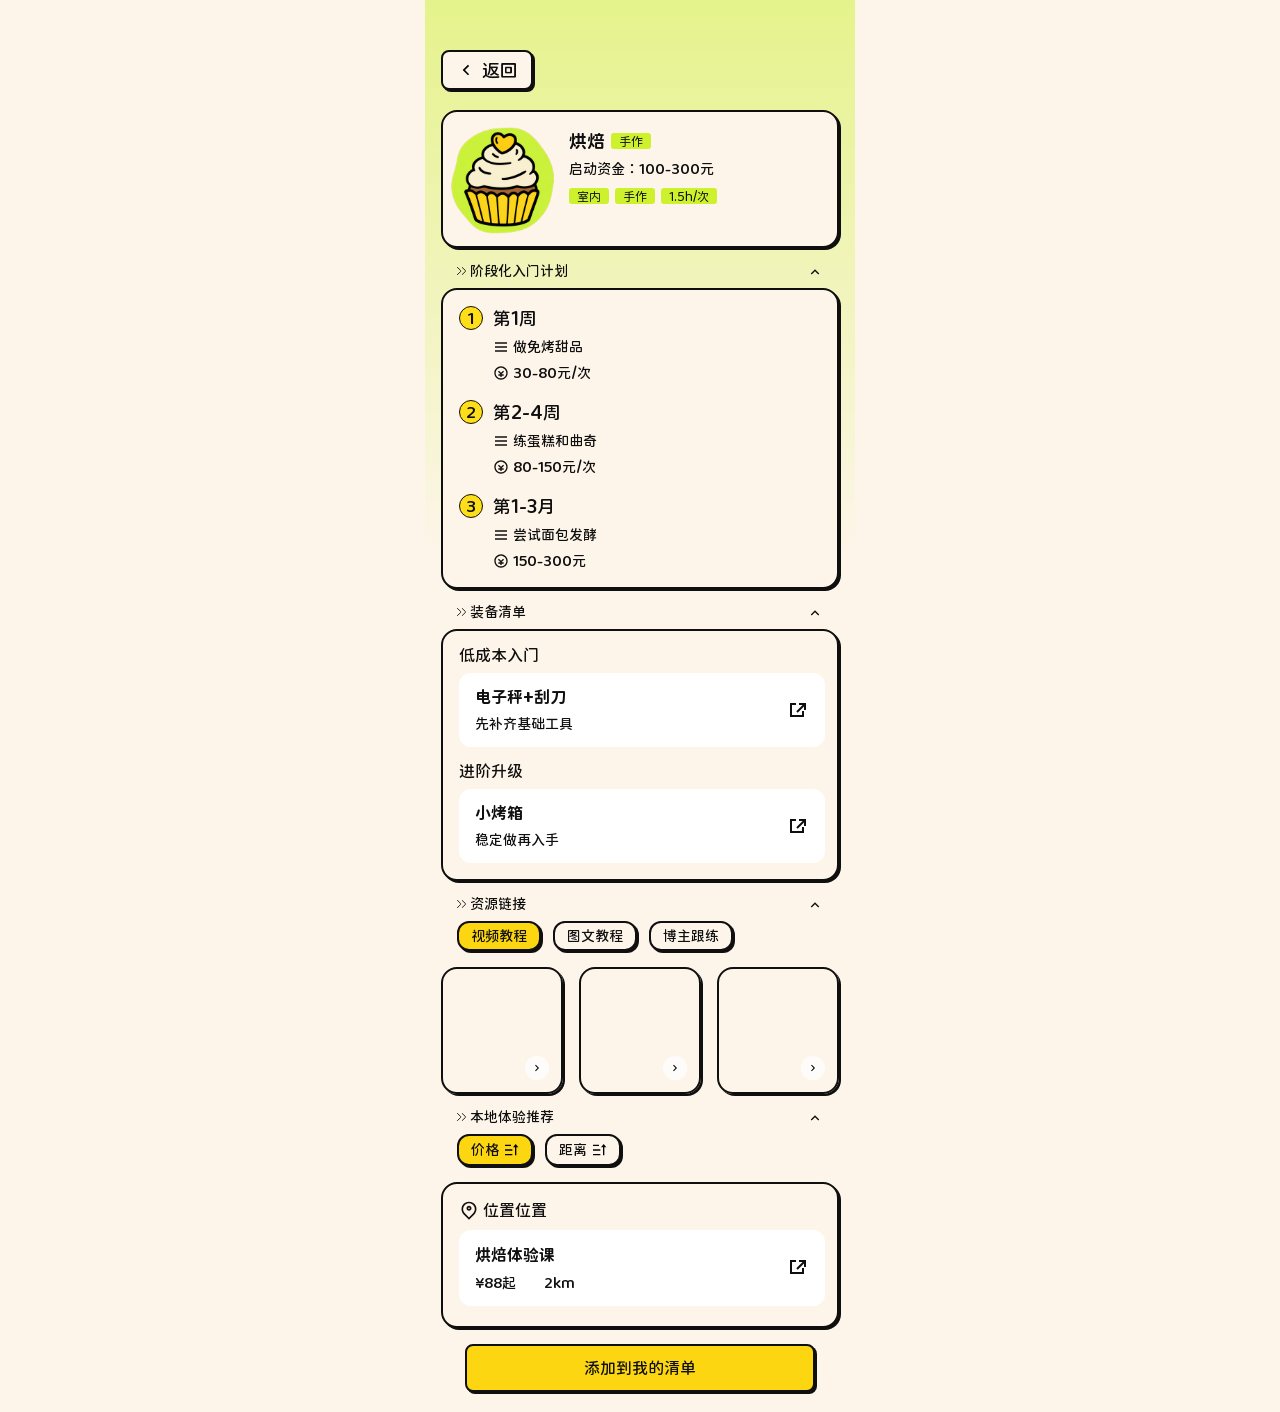
<file: detail-baking.html>
<!doctype html>
<html lang="zh-CN">
<head>
  <meta charset="utf-8">
  <link rel="stylesheet" href="assets/scrollbars.css">
  <meta name="viewport" content="width=device-width, initial-scale=1, viewport-fit=cover">
  <meta name="theme-color" content="#FDF5EA">
  <title>烘焙详情</title>
</head>
<body>
  <script>
    window.DETAIL_DATA = {
      name: "烘焙",
      category: "手作",
      toneClass: "green",
      icon: "assets/icon-baking.webp",
      fund: "100-300元",
      tags: ["室内", "手作", "1.5h/次"],
      timeline: [
        { period: "第1周", action: "做免烤甜品", cost: "30-80元/次" },
        { period: "第2-4周", action: "练蛋糕和曲奇", cost: "80-150元/次" },
        { period: "第1-3月", action: "尝试面包发酵", cost: "150-300元" }
      ],
      gear: {
        low: { name: "电子秤+刮刀", note: "先补齐基础工具" },
        pro: { name: "小烤箱", note: "稳定做再入手" }
      },
      resources: ["烘焙新手教程", "免烤甜品合集", "材料采购清单"],
      place: { name: "烘焙体验课", price: "¥88起", distance: "2km" }
    };
  </script>
  <script src="assets/detail-page-checkin-sync.js?v=position-sync-v1"></script>
</body>
</html>
</file>
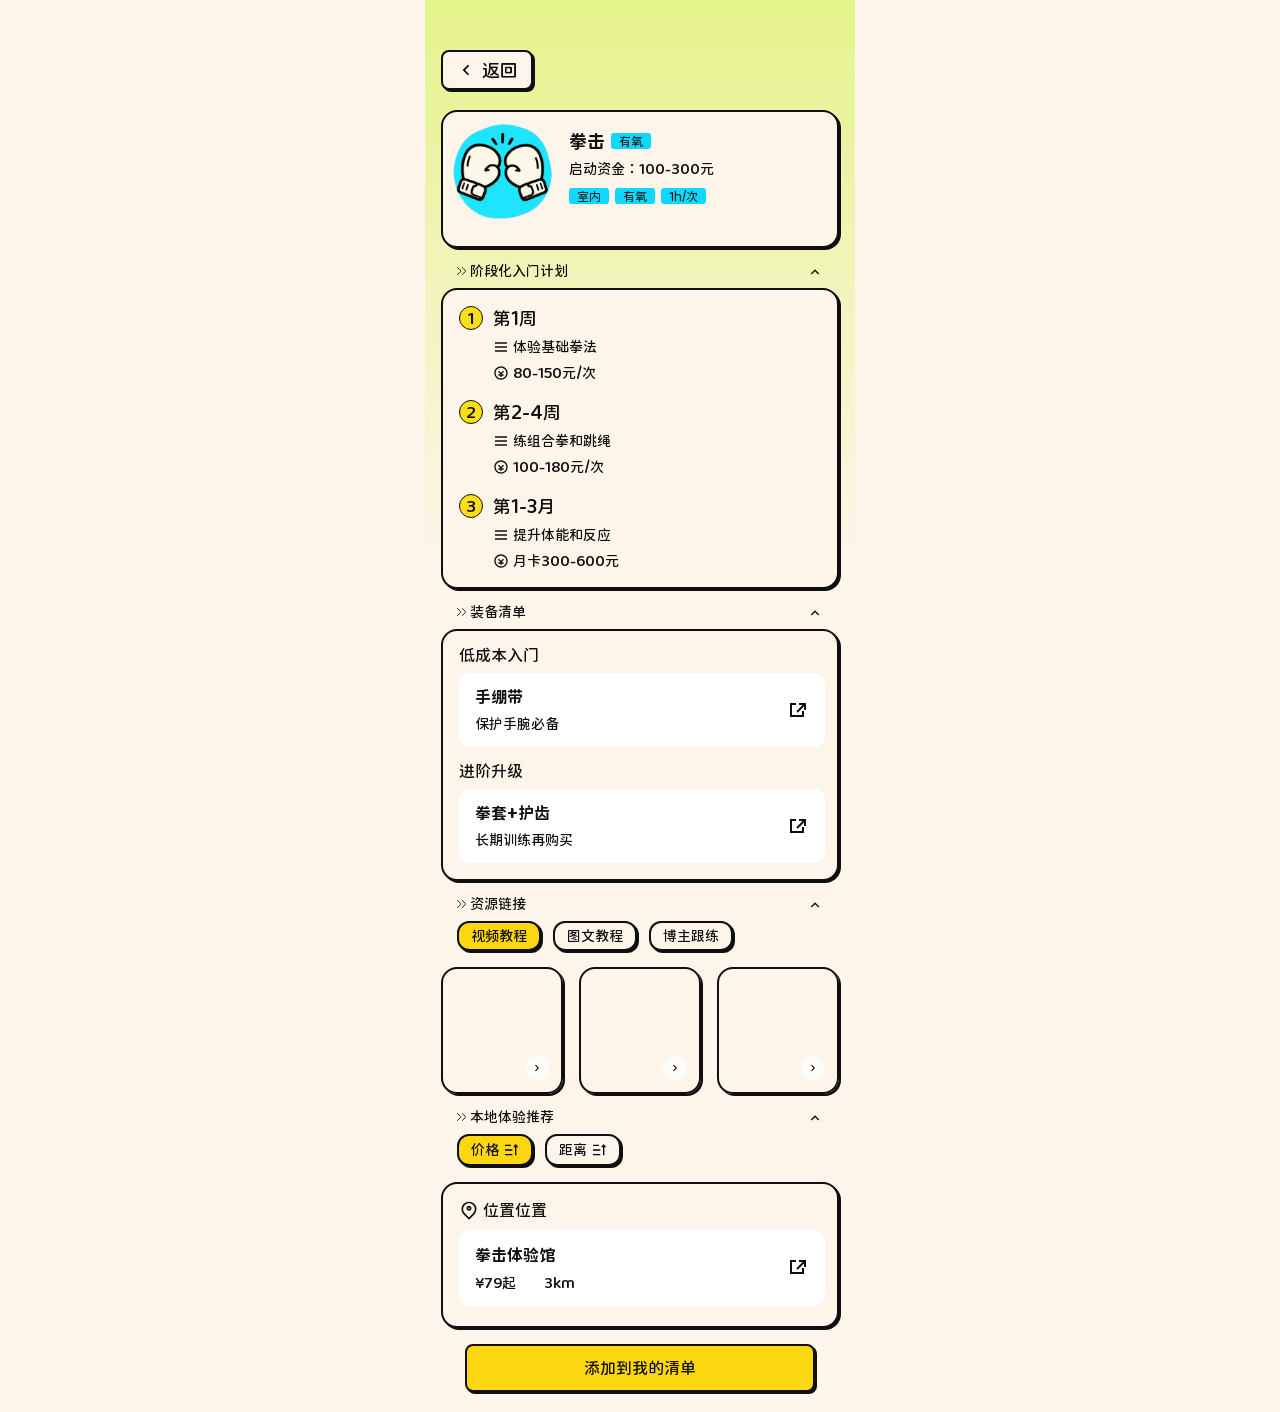
<file: detail-boxing.html>
<!doctype html>
<html lang="zh-CN">
<head>
  <meta charset="utf-8">
  <link rel="stylesheet" href="assets/scrollbars.css">
  <meta name="viewport" content="width=device-width, initial-scale=1, viewport-fit=cover">
  <meta name="theme-color" content="#FDF5EA">
  <title>拳击详情</title>
</head>
<body>
  <script>
    window.DETAIL_DATA = {
      name: "拳击",
      category: "有氧",
      toneClass: "blue",
      icon: "assets/icon-boxing.webp",
      fund: "100-300元",
      tags: ["室内", "有氧", "1h/次"],
      timeline: [
        { period: "第1周", action: "体验基础拳法", cost: "80-150元/次" },
        { period: "第2-4周", action: "练组合拳和跳绳", cost: "100-180元/次" },
        { period: "第1-3月", action: "提升体能和反应", cost: "月卡300-600元" }
      ],
      gear: {
        low: { name: "手绷带", note: "保护手腕必备" },
        pro: { name: "拳套+护齿", note: "长期训练再购买" }
      },
      resources: ["拳击入门动作", "新手体能训练", "训练避坑指南"],
      place: { name: "拳击体验馆", price: "¥79起", distance: "3km" }
    };
  </script>
  <script src="assets/detail-page-checkin-sync.js?v=position-sync-v1"></script>
</body>
</html>
</file>
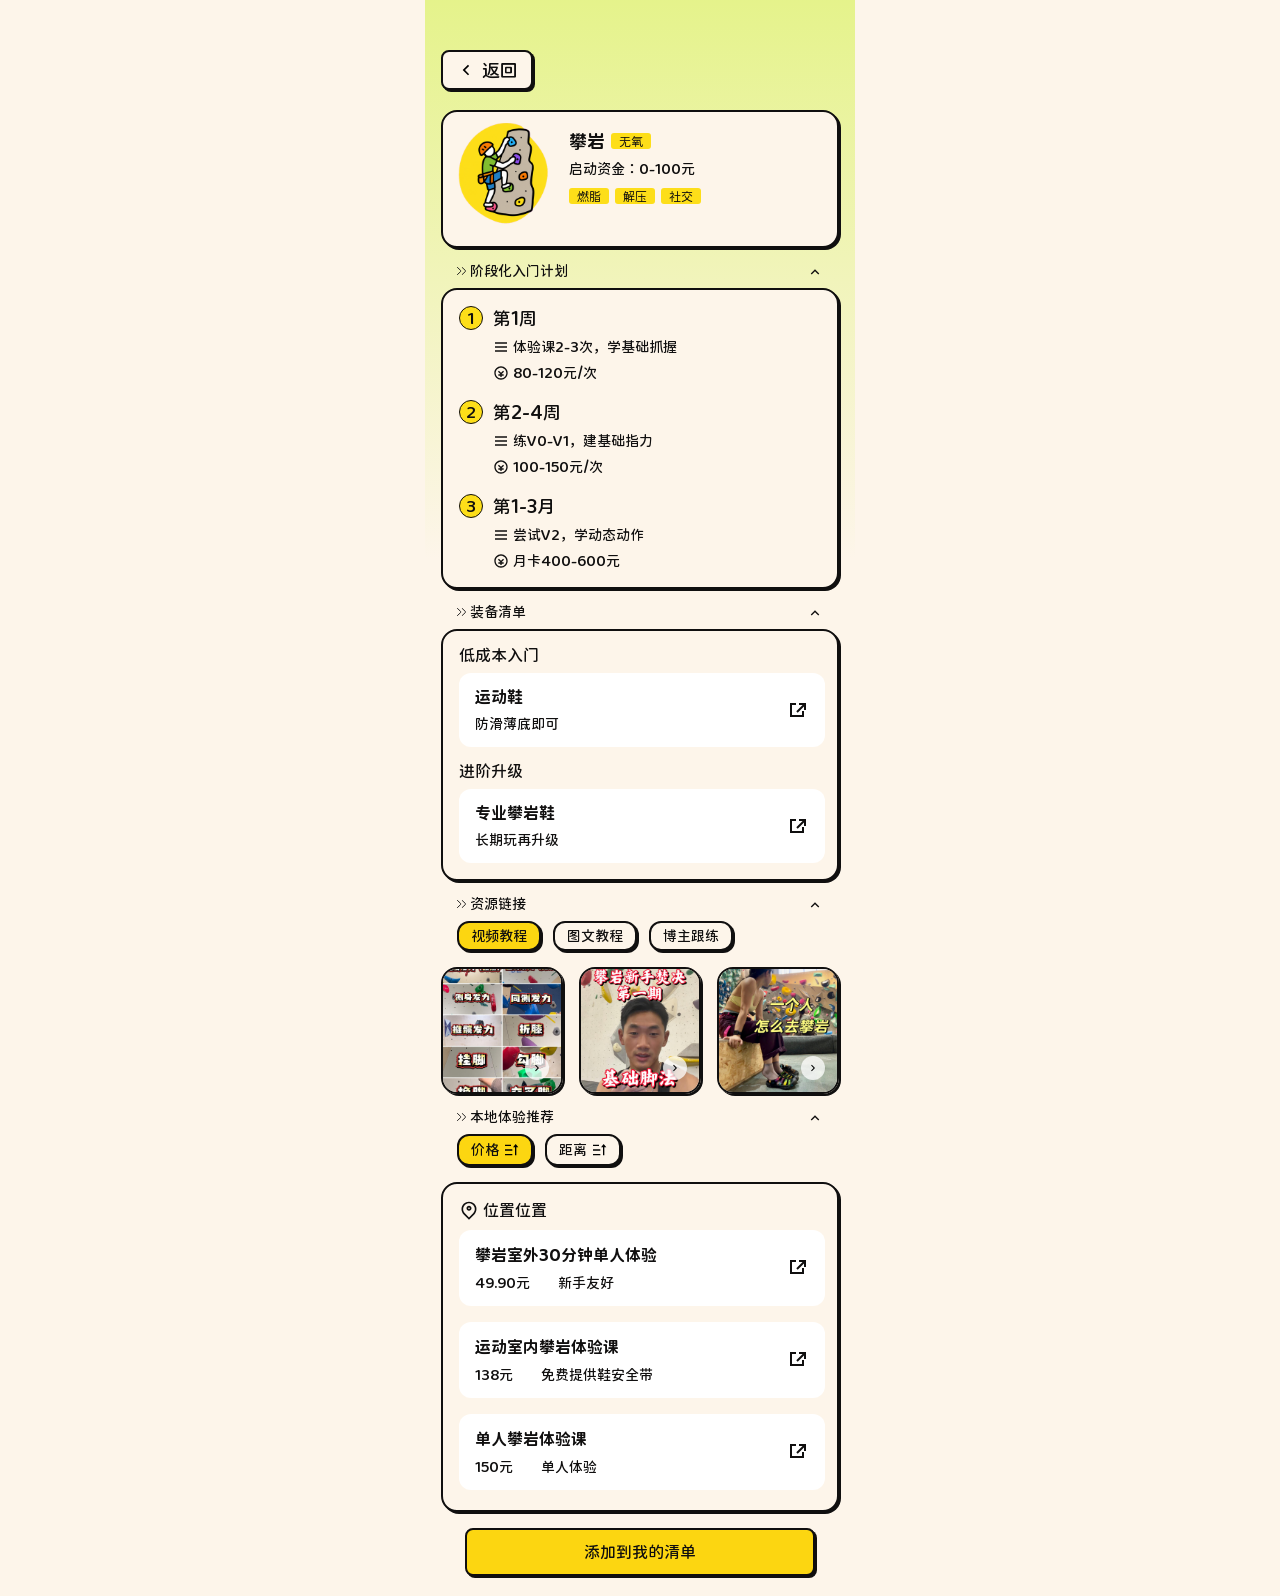
<file: detail-climbing.html>
<!doctype html>
<html lang="zh-CN">
<head>
  <meta charset="utf-8">
  <link rel="stylesheet" href="assets/scrollbars.css">
  <meta name="viewport" content="width=device-width, initial-scale=1, viewport-fit=cover">
  <meta name="theme-color" content="#FDF5EA">
  <title>攀岩详情</title>
</head>
<body>
  <script>
    window.DETAIL_DATA = {
      name: "攀岩",
      category: "无氧",
      toneClass: "",
      icon: "assets/icon-climbing.webp",
      fund: "0-100元",
      tags: ["燃脂", "解压", "社交"],
      timeline: [
        { period: "第1周", action: "体验课2-3次，学基础抓握", cost: "80-120元/次" },
        { period: "第2-4周", action: "练V0-V1，建基础指力", cost: "100-150元/次" },
        { period: "第1-3月", action: "尝试V2，学动态动作", cost: "月卡400-600元" }
      ],
      gear: {
        low: { name: "运动鞋", note: "防滑薄底即可" },
        pro: { name: "专业攀岩鞋", note: "长期玩再升级" }
      },
      resources: {
        video: [
          { title: "新手入门攀岩需要的所有技术动作都在这里了", image: "assets/resource-thumbs/climbing-video-3.jpg", url: "https://www.xiaohongshu.com/discovery/item/69e0a1a5000000001f00421a?source=webshare&xhsshare=pc_web&xsec_token=ABS8KlSq6_Epl7lANdSNa328l4u9cuEG8-jAuERQa0xYw=&xsec_source=pc_share" },
          { title: "为什么你攀岩了这么久看起来还是新手", image: "assets/resource-thumbs/climbing-video-2.jpg", url: "https://www.xiaohongshu.com/discovery/item/6a61bfdc00000000110143ca?source=webshare&xhsshare=pc_web&xsec_token=AB5MIKQzmba_kwyUFRVq8tYNurcNEthaN3PnLSspDvpFQ=&xsec_source=pc_share" },
          { title: "一个人攀岩！全步骤！", image: "assets/resource-thumbs/climbing-video-1.jpg", url: "https://www.xiaohongshu.com/discovery/item/6a169a0e000000003700fb6e?source=webshare&xhsshare=pc_web&xsec_token=AB3o7LOyA804ulNdJKrXOd8qq8GLBOBwlVPxXONGi8uaU=&xsec_source=pc_share" }
        ],
        article: [
          { title: "给刚开始攀岩的自己十个建议", image: "assets/resource-thumbs/climbing-article-1.jpg", url: "https://www.xiaohongshu.com/discovery/item/6a5ef721000000001101aca2?source=webshare&xhsshare=pc_web&xsec_token=ABg5qRFF49Bwp9SvOHmkjvpC8u1sj6YHuwYwI6tEDu5PM=&xsec_source=pc_share" },
          { title: "新手攀岩｜70分钟教练精讲记录", image: "assets/resource-thumbs/climbing-article-2.jpg", url: "https://www.xiaohongshu.com/discovery/item/69ec70ca0000000038035279?source=webshare&xhsshare=pc_web&xsec_token=ABbNEAeBjr3Zv3AXNAoVlL49H7Gi0ab53a08RkIfkHogs=&xsec_source=pc_share" },
          { title: "第一次攀岩都需要准备什么", image: "assets/resource-thumbs/climbing-article-3.webp", url: "https://www.xiaohongshu.com/discovery/item/6a432371000000000f0053c1?source=webshare&xhsshare=pc_web&xsec_token=ABokfvONP50NlJUnFcujeqXROqpU8I94RyGxhwe3nOOmY=&xsec_source=pc_share" }
        ],
        creator: [{ title: "攀岩跟练课程", image: "assets/resource-thumbs/climbing-creator.webp", url: "https://space.bilibili.com/388587402?spm_id_from=333.337.search-card.all.click" }]
      },
      places: [
        { name: "单人攀岩体验课", price: "150元", distance: "单人体验", url: "http://dpurl.cn/IXSoHKWz" },
        { name: "攀岩室外30分钟单人体验", price: "49.90元", distance: "新手友好", url: "http://dpurl.cn/rESscMpz" },
        { name: "运动室内攀岩体验课", price: "138元", distance: "免费提供鞋安全带", url: "http://dpurl.cn/Nmrvbd2z" }
      ]
    };
  </script>
  <script src="assets/detail-page-checkin-sync.js?v=position-sync-v1"></script>
</body>
</html>
</file>
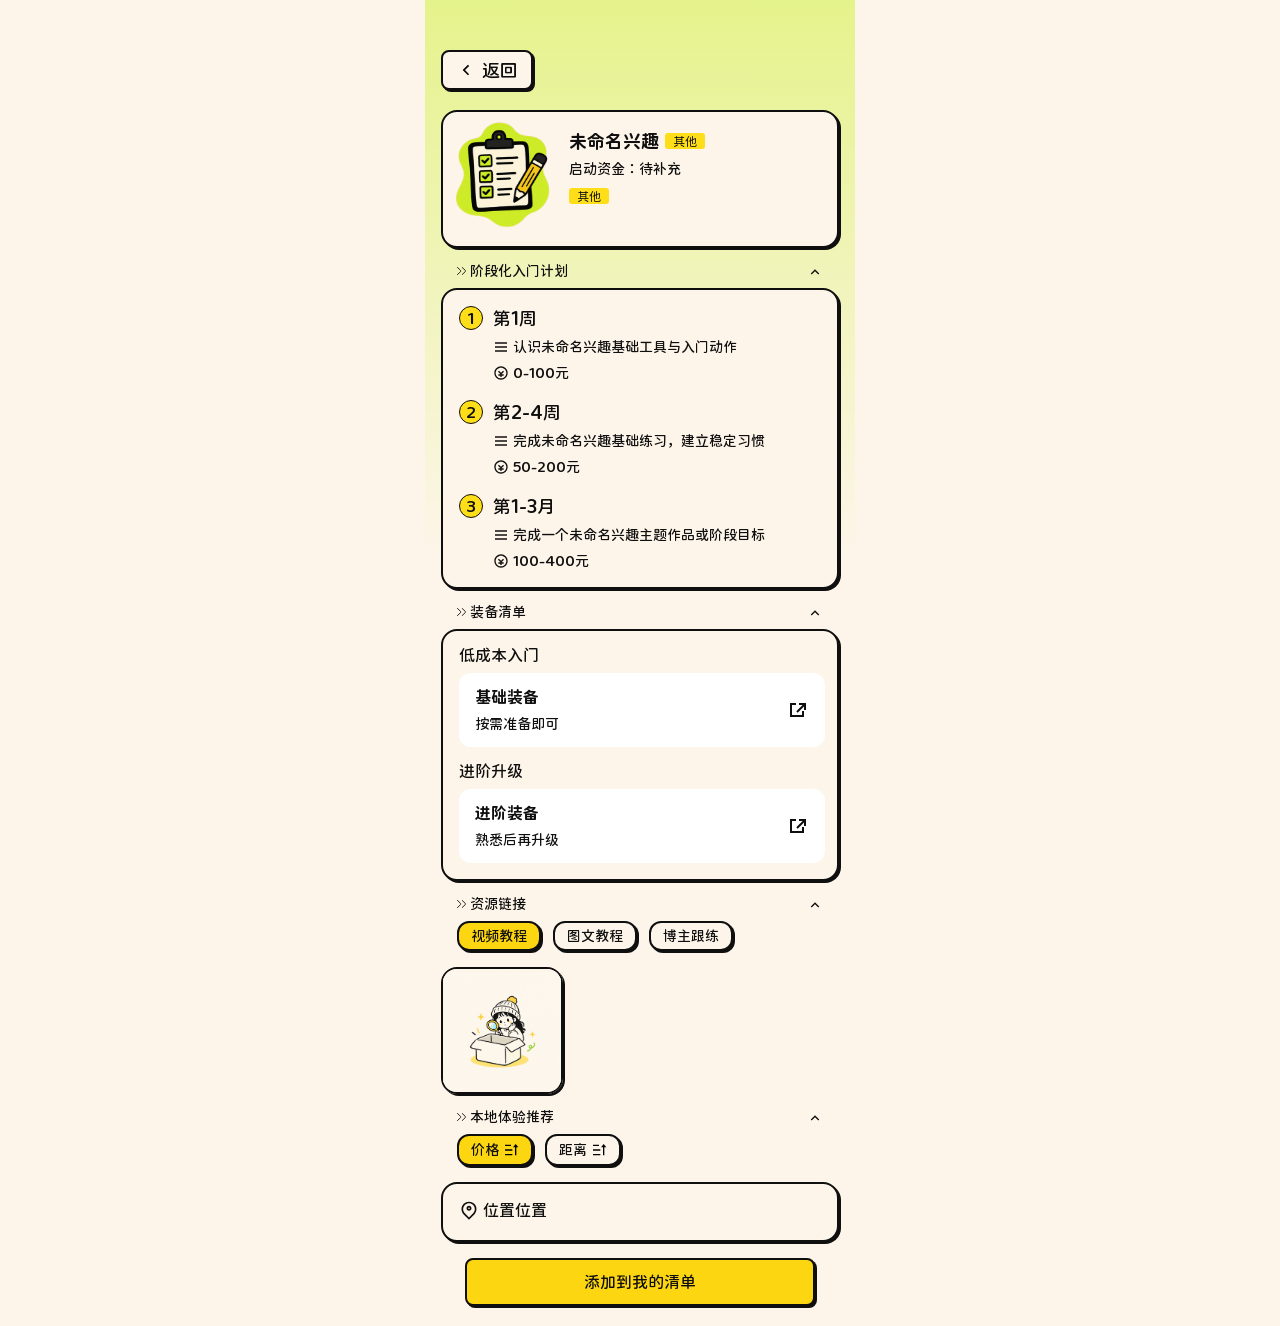
<file: detail-custom.html>
<!doctype html>
<html lang="zh-CN">
<head>
  <meta charset="utf-8">
  <link rel="stylesheet" href="assets/scrollbars.css">
  <meta name="viewport" content="width=device-width, initial-scale=1, viewport-fit=cover">
  <meta name="theme-color" content="#FDF5EA">
  <title>兴趣详情</title>
</head>
<body>
  <script>
    const params = new URLSearchParams(window.location.search);
    const name = params.get("name") || "未命名兴趣";
    const saved = JSON.parse(localStorage.getItem("interestSavedList") || "[]").find((item) => item.name === name) || {};
    const toneClass = saved.tone === "green" ? "green" : saved.tone === "blue" ? "blue" : "";
    const category = saved.category || saved.tags?.[0] || "其他";
    const plan = /水彩|绘画|画画|素描|插画/.test(`${name}${category}`)
      ? [
          { period: "第1周", action: "熟悉水彩工具，练平涂与渐变", cost: "0-50元" },
          { period: "第2-4周", action: "临摹简单静物，练湿画法与叠色", cost: "50-100元" },
          { period: "第1-3月", action: "完成主题小画，建立个人配色", cost: "100-300元" }
        ]
      : [
          { period: "第1周", action: `认识${name}基础工具与入门动作`, cost: "0-100元" },
          { period: "第2-4周", action: `完成${name}基础练习，建立稳定习惯`, cost: "50-200元" },
          { period: "第1-3月", action: `完成一个${name}主题作品或阶段目标`, cost: "100-400元" }
        ];
    window.DETAIL_DATA = {
      name,
      category,
      toneClass,
      icon: saved.icon || "assets/icon-test.webp",
      fund: (saved.note || "启动资金：待补充").replace(/^启动资金：/, ""),
      tags: saved.tags || ["其他"],
      timeline: plan,
      gear: { low: { name: "基础装备", note: "按需准备即可" }, pro: { name: "进阶装备", note: "熟悉后再升级" } },
      resources: {
        video: [{ title: "添加你的第一条资源", image: "assets/resource-thumbs/custom-empty-resource.webp", placeholder: true, url: "#" }],
        article: [{ title: "添加你的第一条资源", image: "assets/resource-thumbs/custom-empty-resource.webp", placeholder: true, url: "#" }],
        creator: [{ title: "添加你的第一条资源", image: "assets/resource-thumbs/custom-empty-resource.webp", placeholder: true, url: "#" }]
      },
      places: []
    };
  </script>
  <script src="assets/detail-page-checkin-sync.js?v=position-sync-v1"></script>
</body>
</html>
</file>
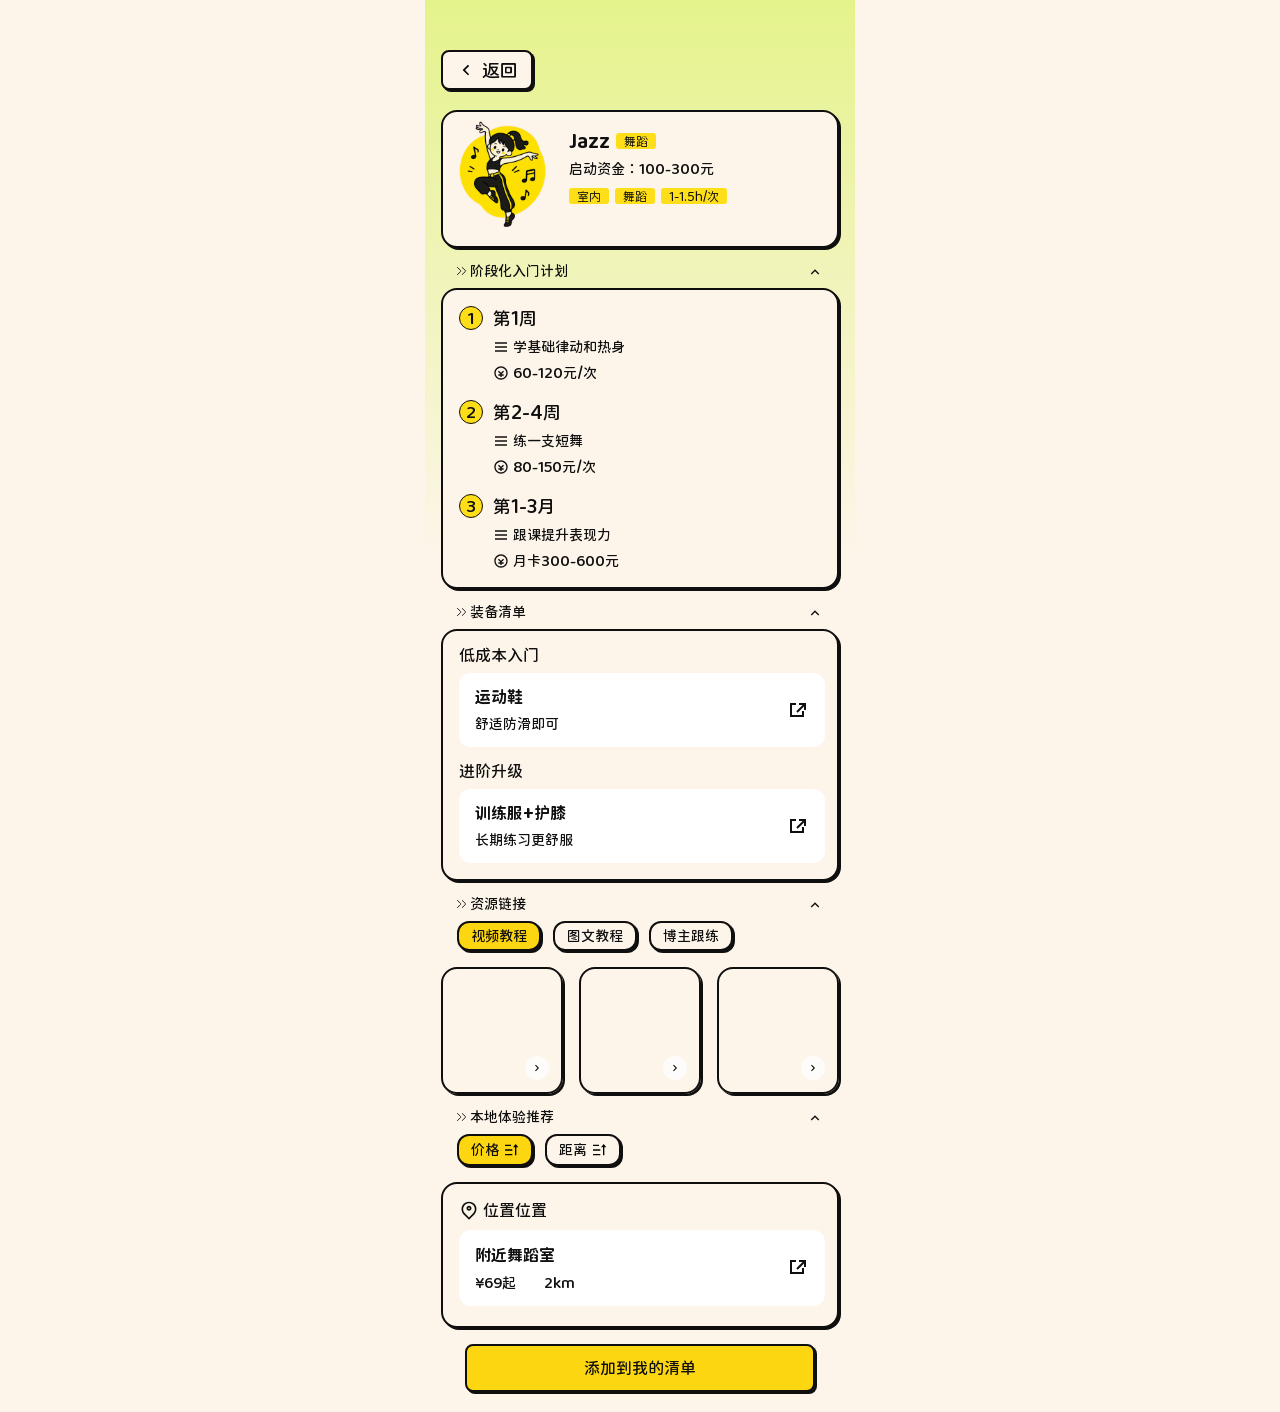
<file: detail-jazz.html>
<!doctype html>
<html lang="zh-CN">
<head>
  <meta charset="utf-8">
  <link rel="stylesheet" href="assets/scrollbars.css">
  <meta name="viewport" content="width=device-width, initial-scale=1, viewport-fit=cover">
  <meta name="theme-color" content="#FDF5EA">
  <title>Jazz详情</title>
</head>
<body>
  <script>
    window.DETAIL_DATA = {
      name: "Jazz",
      category: "舞蹈",
      toneClass: "",
      icon: "assets/icon-dance.webp",
      fund: "100-300元",
      tags: ["室内", "舞蹈", "1-1.5h/次"],
      timeline: [
        { period: "第1周", action: "学基础律动和热身", cost: "60-120元/次" },
        { period: "第2-4周", action: "练一支短舞", cost: "80-150元/次" },
        { period: "第1-3月", action: "跟课提升表现力", cost: "月卡300-600元" }
      ],
      gear: {
        low: { name: "运动鞋", note: "舒适防滑即可" },
        pro: { name: "训练服+护膝", note: "长期练习更舒服" }
      },
      resources: ["Jazz基础律动", "零基础短舞教程", "舞房选课攻略"],
      place: { name: "附近舞蹈室", price: "¥69起", distance: "2km" }
    };
  </script>
  <script src="assets/detail-page-checkin-sync.js?v=position-sync-v1"></script>
</body>
</html>
</file>
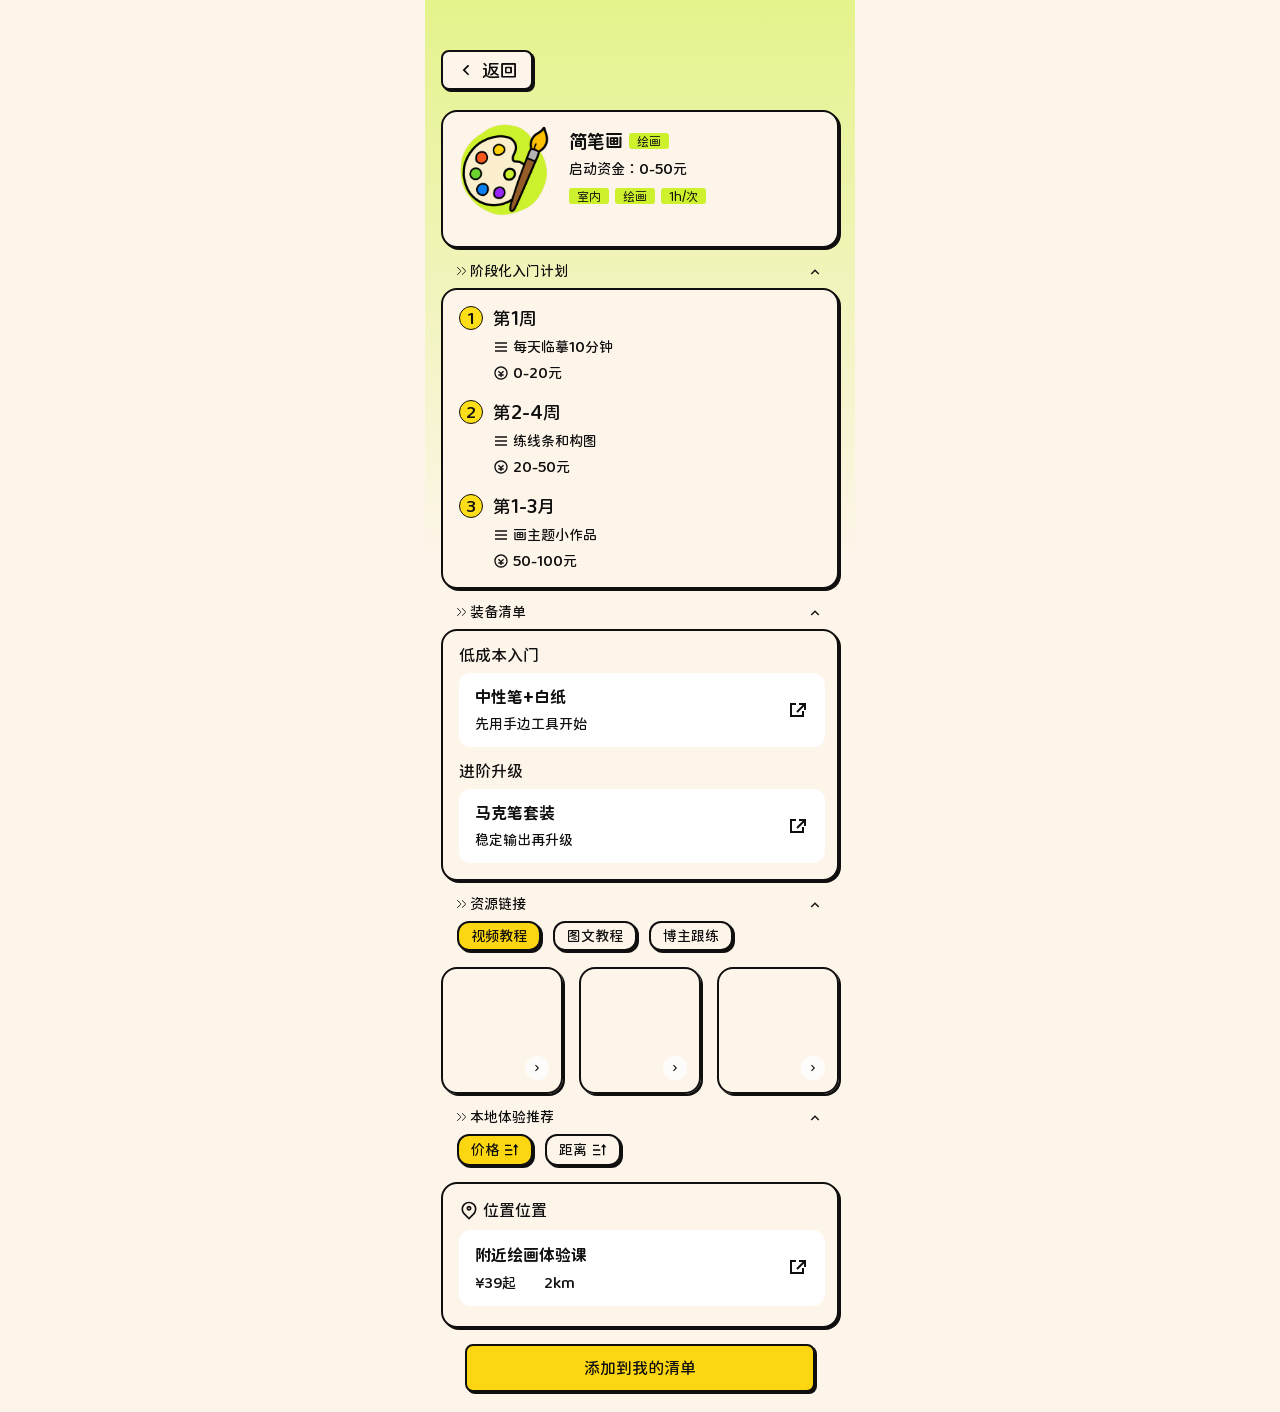
<file: detail-painting.html>
<!doctype html>
<html lang="zh-CN">
<head>
  <meta charset="utf-8">
  <link rel="stylesheet" href="assets/scrollbars.css">
  <meta name="viewport" content="width=device-width, initial-scale=1, viewport-fit=cover">
  <meta name="theme-color" content="#FDF5EA">
  <title>简笔画详情</title>
</head>
<body>
  <script>
    window.DETAIL_DATA = {
      name: "简笔画",
      category: "绘画",
      toneClass: "green",
      icon: "assets/icon-painting.webp",
      fund: "0-50元",
      tags: ["室内", "绘画", "1h/次"],
      timeline: [
        { period: "第1周", action: "每天临摹10分钟", cost: "0-20元" },
        { period: "第2-4周", action: "练线条和构图", cost: "20-50元" },
        { period: "第1-3月", action: "画主题小作品", cost: "50-100元" }
      ],
      gear: {
        low: { name: "中性笔+白纸", note: "先用手边工具开始" },
        pro: { name: "马克笔套装", note: "稳定输出再升级" }
      },
      resources: ["简笔画入门合集", "线条练习清单", "小红书手账灵感"],
      place: { name: "附近绘画体验课", price: "¥39起", distance: "2km" }
    };
  </script>
  <script src="assets/detail-page-checkin-sync.js?v=position-sync-v1"></script>
</body>
</html>
</file>
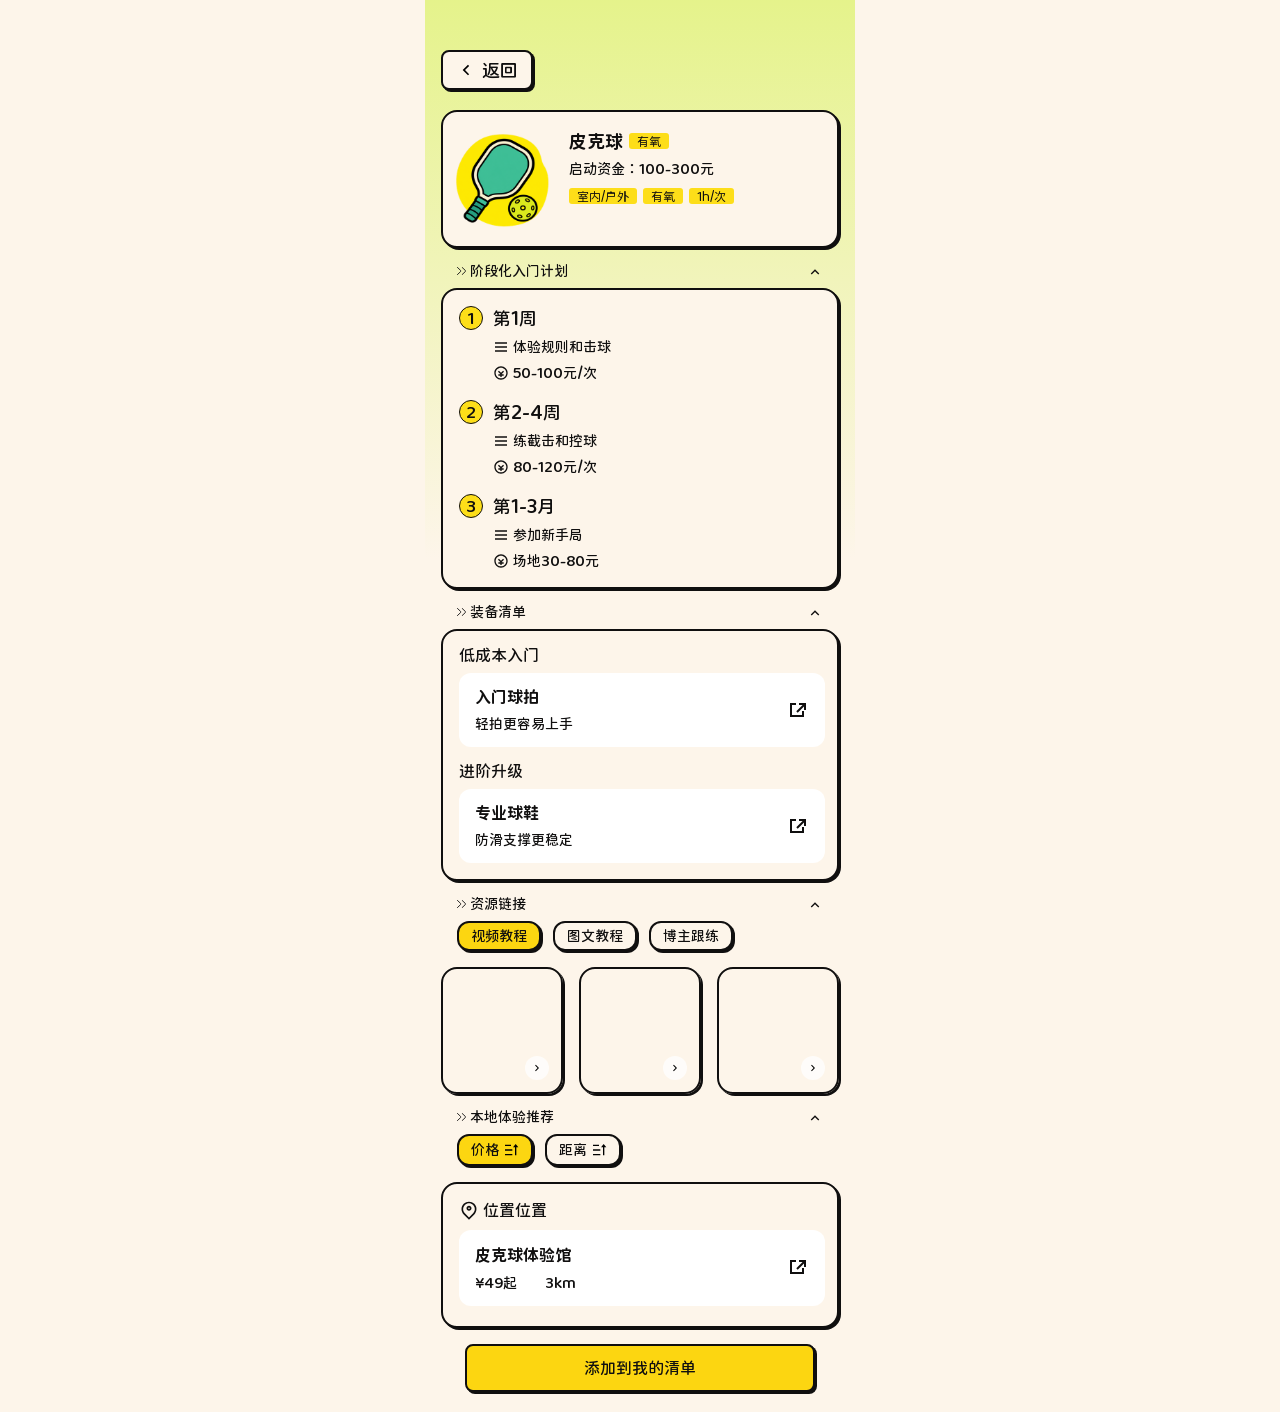
<file: detail-pickleball.html>
<!doctype html>
<html lang="zh-CN">
<head>
  <meta charset="utf-8">
  <link rel="stylesheet" href="assets/scrollbars.css">
  <meta name="viewport" content="width=device-width, initial-scale=1, viewport-fit=cover">
  <meta name="theme-color" content="#FDF5EA">
  <title>皮克球详情</title>
</head>
<body>
  <script>
    window.DETAIL_DATA = {
      name: "皮克球",
      category: "有氧",
      toneClass: "",
      icon: "assets/icon-pickleball.webp",
      fund: "100-300元",
      tags: ["室内/户外", "有氧", "1h/次"],
      timeline: [
        { period: "第1周", action: "体验规则和击球", cost: "50-100元/次" },
        { period: "第2-4周", action: "练截击和控球", cost: "80-120元/次" },
        { period: "第1-3月", action: "参加新手局", cost: "场地30-80元" }
      ],
      gear: {
        low: { name: "入门球拍", note: "轻拍更容易上手" },
        pro: { name: "专业球鞋", note: "防滑支撑更稳定" }
      },
      resources: ["皮克球规则速学", "新手击球教程", "城市约球指南"],
      place: { name: "皮克球体验馆", price: "¥49起", distance: "3km" }
    };
  </script>
  <script src="assets/detail-page-checkin-sync.js?v=position-sync-v1"></script>
</body>
</html>
</file>
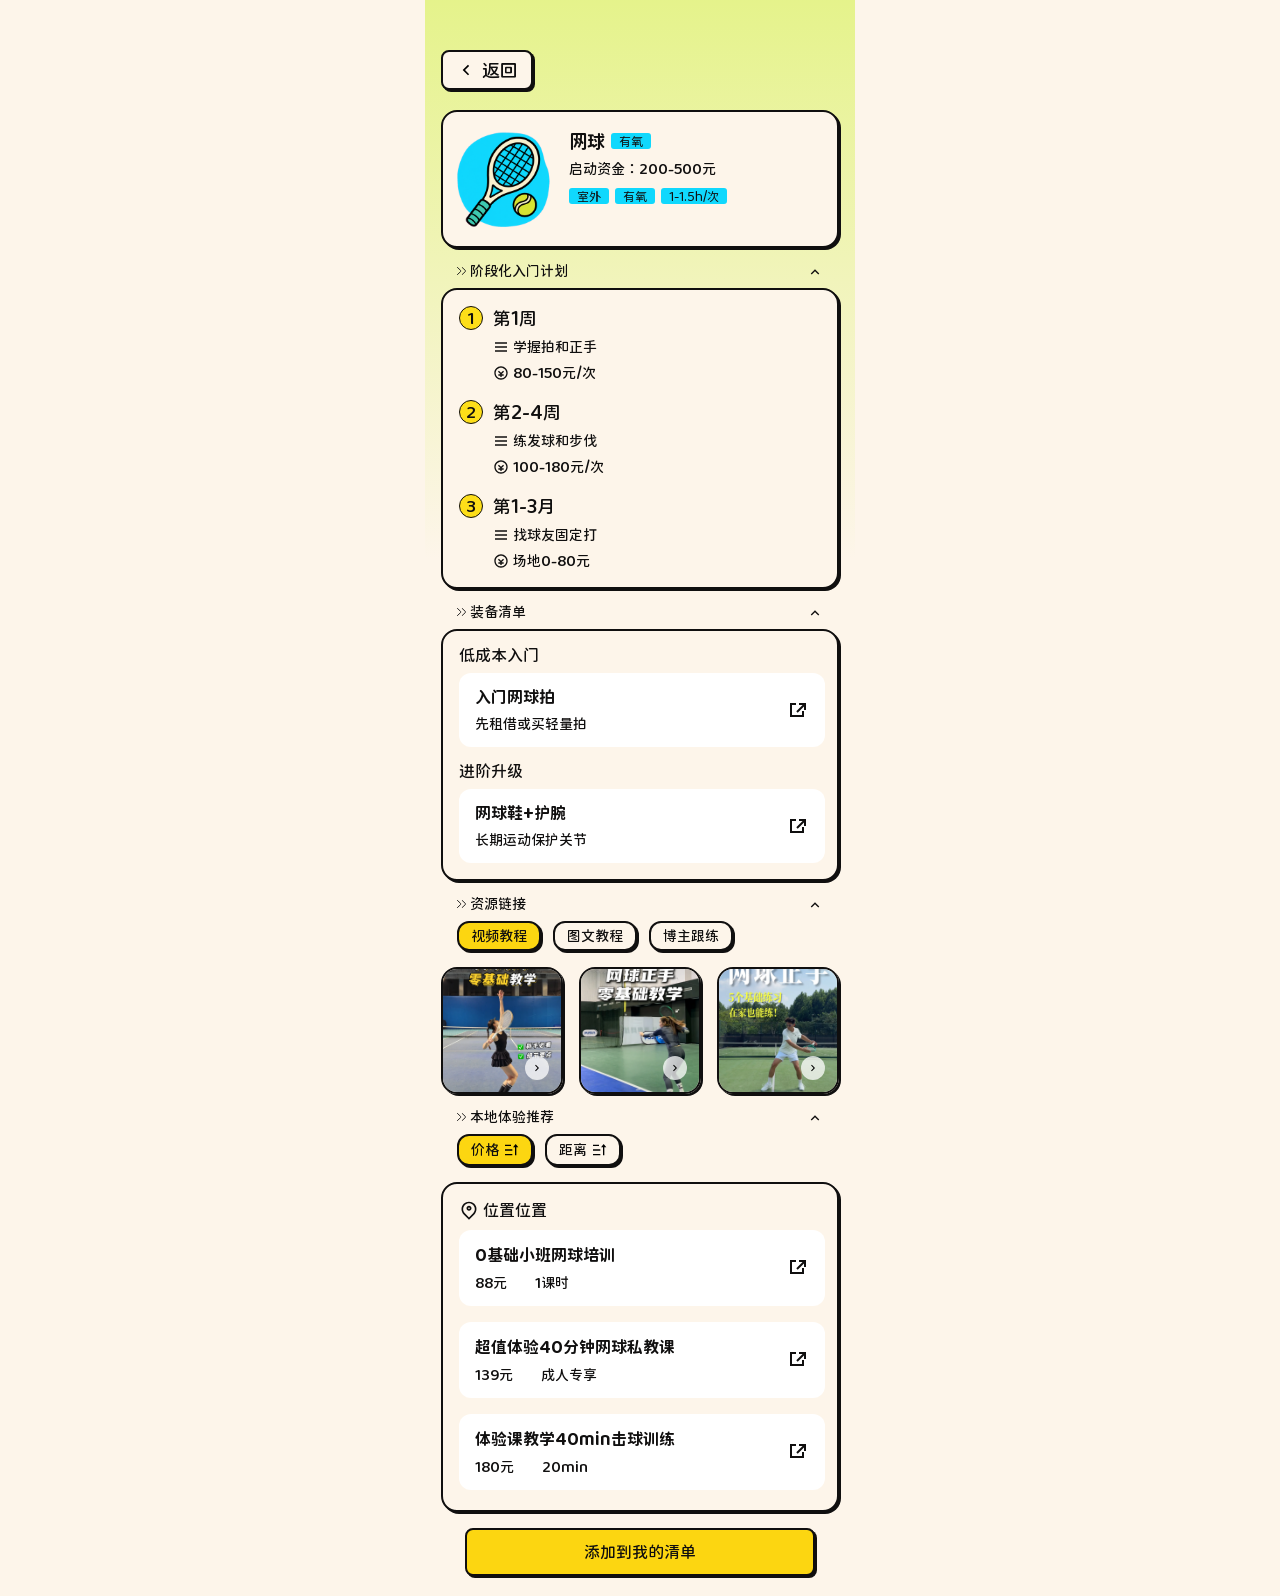
<file: detail-tennis.html>
<!doctype html>
<html lang="zh-CN">
<head>
  <meta charset="utf-8">
  <link rel="stylesheet" href="assets/scrollbars.css">
  <meta name="viewport" content="width=device-width, initial-scale=1, viewport-fit=cover">
  <meta name="theme-color" content="#FDF5EA">
  <title>网球详情</title>
</head>
<body>
  <script>
    window.DETAIL_DATA = {
      name: "网球",
      category: "有氧",
      toneClass: "blue",
      icon: "assets/icon-tennis.webp",
      fund: "200-500元",
      tags: ["室外", "有氧", "1-1.5h/次"],
      timeline: [
        { period: "第1周", action: "学握拍和正手", cost: "80-150元/次" },
        { period: "第2-4周", action: "练发球和步伐", cost: "100-180元/次" },
        { period: "第1-3月", action: "找球友固定打", cost: "场地0-80元" }
      ],
      gear: {
        low: { name: "入门网球拍", note: "先租借或买轻量拍" },
        pro: { name: "网球鞋+护腕", note: "长期运动保护关节" }
      },
      resources: {
        video: [
          { title: "零基础发球教程：高效训练，少走弯路", image: "assets/resource-thumbs/tennis-video-1.webp", url: "https://www.xiaohongshu.com/discovery/item/69d89516000000001a033675?source=webshare&xhsshare=pc_web&xsec_token=ABggfenUO1tH_wS94T-D6isRpKrWYaKtKpcMg6hv93WW0=&xsec_source=pc_share" },
          { title: "网球正手零基础教学（全流程+细节串联）", image: "assets/resource-thumbs/tennis-video-2.webp", url: "https://www.xiaohongshu.com/discovery/item/69ee216f000000003700fc49?source=webshare&xhsshare=pc_web&xsec_token=AB9_P_8RL7-8p2palOJE8JufIdDi5v8ubcG0y_j55pZWY=&xsec_source=pc_share" },
          { title: "网球正手五个基础练习｜新手必练", image: "assets/resource-thumbs/tennis-video-3.webp", url: "https://www.xiaohongshu.com/discovery/item/6a78328900000000210207c6?source=webshare&xhsshare=pc_web&xsec_token=ABFsLp68Y-qcKDysBcMRwwNwycGAwVZqHnZkMFXud1rLg=&xsec_source=pc_share" }
        ],
        article: [
          { title: "初学者打网球不要发力！", image: "assets/resource-thumbs/tennis-article-1.webp", url: "https://www.xiaohongshu.com/discovery/item/6a96c9b400000000290101d6?source=webshare&xhsshare=pc_web&xsec_token=ABqSGSRVLmI4lkUHtwlRJCsIS1EJJGhFDOkXSrn_zDuhA=&xsec_source=pc_share" },
          { title: "网球新手必看！四种握拍要点一次讲清", image: "assets/resource-thumbs/tennis-article-2.webp", url: "https://www.xiaohongshu.com/discovery/item/6aa4bef00000000027016793?source=webshare&xhsshare=pc_web&xsec_token=AB_Relo8PrBLA96C2rCwJdGahtxfZC8lxltCHDskDDeXY=&xsec_source=pc_share" },
          { title: "新手必看：网球正手拆解", image: "assets/resource-thumbs/tennis-article-3.webp", url: "https://www.xiaohongshu.com/discovery/item/6a5f3eca000000000903614f?source=webshare&xhsshare=pc_web&xsec_token=ABylJeZJqu7q_2XoTYsT4rYzkuX4_L11iEfL0lur2sGQc=&xsec_source=pc_share" }
        ],
        creator: [{ title: "网球正手训练视频", image: "assets/resource-thumbs/tennis-creator.webp", url: "https://www.bilibili.com/video/BV1yGur6mEyz/?spm_id_from=333.337.search-card.all.click&vd_source=61a65b2fcd1f71a9d0b9065811fc7e7b" }]
      },
      places: [
        { name: "体验课教学40min击球训练", price: "180元", distance: "20min", url: "http://dpurl.cn/77wMdkWz" },
        { name: "0基础小班网球培训", price: "88元", distance: "1课时", url: "http://dpurl.cn/UgwSrz0z" },
        { name: "超值体验40分钟网球私教课", price: "139元", distance: "成人专享", url: "http://dpurl.cn/fIe44h7z" }
      ]
    };
  </script>
  <script src="assets/detail-page-checkin-sync.js?v=position-sync-v1"></script>
</body>
</html>
</file>
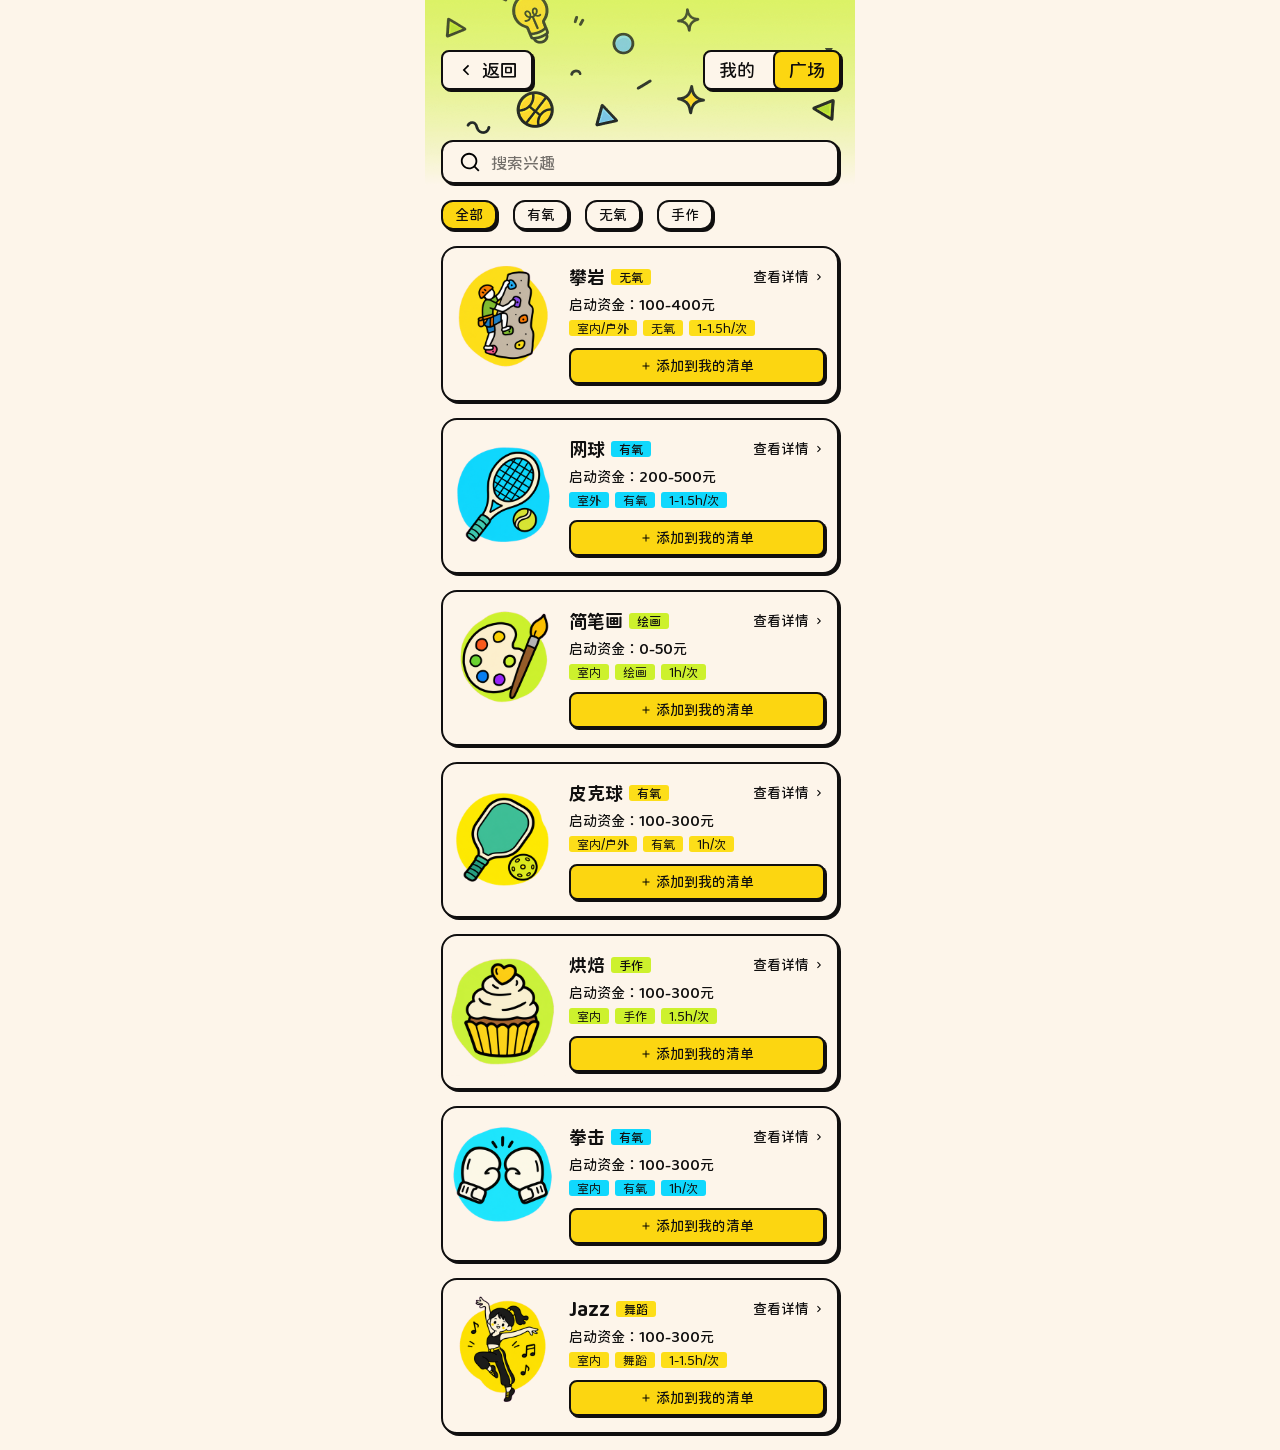
<file: explore.html>
<!doctype html>
<html lang="zh-CN">
<head>
  <meta charset="utf-8">
  <link rel="stylesheet" href="assets/scrollbars.css">
  <meta name="viewport" content="width=device-width, initial-scale=1, viewport-fit=cover">
  <meta name="theme-color" content="#FDF5EA">
  <title>探一探兴趣广场</title>
  <style>
    @font-face {
      font-family: "JiangChengYuanTi";
      src: url("assets/fonts/JiangChengYuanTi-400.ttf") format("truetype");
      font-weight: 400;
      font-style: normal;
      font-display: swap;
    }

    @font-face {
      font-family: "JiangChengYuanTi";
      src: url("assets/fonts/JiangChengYuanTi-500.ttf") format("truetype");
      font-weight: 500;
      font-style: normal;
      font-display: swap;
    }

    @font-face {
      font-family: "JiangChengYuanTi";
      src: url("assets/fonts/JiangChengYuanTi-600.ttf") format("truetype");
      font-weight: 600;
      font-style: normal;
      font-display: swap;
    }

    :root {
      --page: #FDF5EA;
      --ink: #100F0F;
      --yellow: #FCD611;
      --label-yellow: #FDDE19;
      --green: #CDF12D;
      --blue: #10D8FD;
      --card-border: 2px solid #100F0F;
      --card-shadow: 2px 2px 0px #100F0F;
    }

    * {
      box-sizing: border-box;
      margin: 0;
      padding: 0;
      -webkit-tap-highlight-color: transparent;
    }

    html,
    body {
      min-height: 100%;
      background: var(--page);
      color: var(--ink);
      font-family: "JiangChengYuanTi", YouYuan, "幼圆", "Microsoft YaHei", sans-serif;
      letter-spacing: 0;
    }

    body {
      display: flex;
      justify-content: center;
      overflow-x: hidden;
    }

    button,
    input {
      color: inherit;
      font: inherit;
      border: 0;
      background: none;
    }

    button {
      cursor: pointer;
    }

    a {
      color: inherit;
      text-decoration: none;
    }

    img {
      display: block;
      user-select: none;
      -webkit-user-drag: none;
    }

    .explore-page {
      position: relative;
      width: 430px;
      height: 1450px;
      flex: 0 0 430px;
      overflow: hidden;
      transform-origin: top center;
    }

    .explore-page > :not(.explore-bg):not(.back-link) {
      translate: 0 22px;
    }

    .explore-bg {
      position: absolute;
      width: 430px;
      height: 185px;
      left: 0;
      top: 0;
      object-fit: cover;
      z-index: 0;
      pointer-events: none;
    }

    .back-link {
      position: absolute;
      left: 16px;
      top: 50px;
      width: 92px;
      height: 40px;
      display: inline-flex;
      align-items: center;
      justify-content: center;
      gap: 6px;
      background: var(--page);
      border: var(--card-border);
      box-shadow: var(--card-shadow);
      border-radius: 8px;
      font-weight: 500;
      font-size: 18px;
      line-height: 18px;
      z-index: 3;
      transition: transform 120ms ease, box-shadow 120ms ease;
    }

    .back-link img {
      width: 20px;
      height: 20px;
      object-fit: contain;
    }

    .back-link span {
      width: 36px;
      height: 18px;
      line-height: 18px;
      text-align: center;
    }

    .brand-title {
      display: none;
      position: absolute;
      width: 200px;
      height: 40px;
      left: 42px;
      top: 24px;
      font-weight: 600;
      font-size: 40px;
      line-height: 40px;
      text-align: center;
      white-space: nowrap;
      z-index: 2;
    }

    .brand-subtitle {
      display: none;
      position: absolute;
      width: 198px;
      height: 18px;
      left: 43px;
      top: 80px;
      font-weight: 500;
      font-size: 18px;
      line-height: 18px;
      text-align: center;
      white-space: nowrap;
      z-index: 2;
    }

    .title-underline {
      display: none;
      position: absolute;
      width: 200.63px;
      height: 15.4px;
      left: 44.4px;
      top: 57.32px;
      object-fit: fill;
      z-index: 0;
      pointer-events: none;
    }

    .title-sparkles {
      display: none;
      position: absolute;
      object-fit: contain;
      pointer-events: none;
      z-index: 1;
    }

    .title-sparkles-left {
      width: 63px;
      height: 63px;
      left: -6px;
      top: -3px;
    }

    .title-sparkles-right {
      width: 50px;
      height: 50px;
      left: 231px;
      top: 57px;
      transform: rotate(14.33deg);
    }

    .top-tabs {
      position: absolute;
      width: 136px;
      height: 40px;
      left: 278px;
      top: 28px;
      background: var(--page);
      border: var(--card-border);
      box-shadow: var(--card-shadow);
      border-radius: 8px;
      z-index: 3;
    }

    .top-tab {
      position: absolute;
      top: -2px;
      width: 68px;
      height: 40px;
      display: flex;
      align-items: center;
      justify-content: center;
      border-radius: 8px;
      font-weight: 500;
      font-size: 18px;
      line-height: 18px;
      text-align: center;
    }

    .top-tab-home {
      left: -2px;
      background: transparent;
    }

    .top-tab-mine {
      left: 68px;
      background: var(--yellow);
      border: var(--card-border);
      box-shadow: var(--card-shadow);
      z-index: 1;
    }

    .search-panel {
      position: absolute;
      width: 398px;
      height: 44px;
      left: 16px;
      top: 118px;
      background: var(--page);
      border: var(--card-border);
      box-shadow: var(--card-shadow);
      border-radius: 12px;
      z-index: 2;
    }

    .search-icon {
      position: absolute;
      width: 22px;
      height: 22px;
      left: 16px;
      top: 9px;
      object-fit: contain;
      pointer-events: none;
    }

    .search-input {
      position: absolute;
      width: 330px;
      height: 20px;
      left: 48px;
      top: 11px;
      font-weight: 500;
      font-size: 16px;
      line-height: 20px;
      outline: none;
    }

    .search-input::placeholder {
      color: #100F0F;
      opacity: 0.58;
    }

    .filter-row {
      position: absolute;
      left: 16px;
      top: 178px;
      display: flex;
      gap: 16px;
      z-index: 2;
    }

    .filter-chip {
      width: 56px;
      height: 30px;
      background: var(--page);
      border: var(--card-border);
      box-shadow: var(--card-shadow);
      border-radius: 12px;
      font-weight: 500;
      font-size: 14px;
      line-height: 14px;
      text-align: center;
      transition: transform 120ms ease, box-shadow 120ms ease;
    }

    .filter-chip.is-active {
      background: var(--yellow);
    }

    .filter-chip:active,
    .interest-tile:active,
    .interest-add-button:active,
    .back-link:active,
    .top-tab:active {
      transform: translate(2px, 2px);
      box-shadow: 0 0 0 #100F0F;
    }

    .interest-list {
      position: absolute;
      width: 398px;
      left: 16px;
      top: 224px;
      display: grid;
      gap: 16px;
      z-index: 2;
    }

    .interest-tile {
      position: relative;
      width: 398px;
      height: 156px;
      background: var(--page);
      border: var(--card-border);
      box-shadow: var(--card-shadow);
      border-radius: 16px;
      transition: transform 120ms ease, box-shadow 120ms ease;
    }

    .interest-icon {
      position: absolute;
      width: 139px;
      height: 139px;
      left: -10px;
      top: 6px;
      object-fit: contain;
      pointer-events: none;
    }

    .interest-title-row {
      position: absolute;
      left: 126px;
      top: 20px;
      height: 18px;
      display: flex;
      align-items: center;
      gap: 6px;
    }

    .interest-name {
      height: 18px;
      font-weight: 600;
      font-size: 18px;
      line-height: 18px;
      text-align: center;
      white-space: nowrap;
    }

    .interest-top-tag {
      min-width: 40px;
      height: 16px;
      display: inline-flex;
      align-items: center;
      justify-content: center;
      padding: 2px 8px;
      background: var(--label-yellow);
      border-radius: 3px;
      font-weight: 500;
      font-size: 12px;
      line-height: 12px;
      white-space: nowrap;
    }

    .interest-detail-link {
      position: absolute;
      left: 130px;
      top: 0;
      width: 268px;
      height: 76px;
      display: block;
    }

    .interest-detail-link > span {
      position: absolute;
      left: 180px;
      top: 22px;
      font-weight: 500;
      font-size: 14px;
      line-height: 14px;
    }

    .interest-detail-link img {
      position: absolute;
      left: 240px;
      top: 23px;
      width: 12px;
      height: 12px;
      object-fit: contain;
    }

    .interest-cost {
      position: absolute;
      left: 126px;
      top: 50px;
      height: 14px;
      font-weight: 500;
      font-size: 14px;
      line-height: 14px;
      white-space: nowrap;
    }

    .interest-labels {
      position: absolute;
      left: 126px;
      top: 72px;
      display: flex;
      gap: 6px;
    }

    .interest-label {
      display: inline-flex;
      align-items: center;
      justify-content: center;
      height: 16px;
      padding: 2px 8px;
      background: var(--label-yellow);
      border-radius: 3px;
      font-weight: 400;
      font-size: 12px;
      line-height: 12px;
      white-space: nowrap;
    }

    .interest-add-button {
      position: absolute;
      width: 256px;
      height: 36px;
      left: 126px;
      top: 100px;
      display: inline-flex;
      align-items: center;
      justify-content: center;
      gap: 4px;
      background: var(--yellow);
      border: var(--card-border);
      box-shadow: var(--card-shadow);
      border-radius: 8px;
      font-weight: 500;
      font-size: 14px;
      line-height: 14px;
      transition: transform 120ms ease, box-shadow 120ms ease;
    }

    .interest-add-button img {
      width: 12px;
      height: 12px;
      object-fit: contain;
    }

    .interest-tile[data-tone="green"] .interest-label,
    .interest-tile[data-tone="green"] .interest-top-tag {
      background: var(--green);
    }

    .interest-tile[data-tone="blue"] .interest-label,
    .interest-tile[data-tone="blue"] .interest-top-tag {
      background: var(--blue);
    }

    .page-toast {
      position: fixed;
      left: 50%;
      top: calc(50% - 15px);
      width: max-content;
      min-width: 78px;
      height: 30px;
      padding: 0 12px;
      box-sizing: border-box;
      display: flex;
      align-items: center;
      justify-content: center;
      background: rgba(16, 15, 15, 0.7);
      border: 1px solid rgba(16, 15, 15, 0.7);
      border-radius: 8px;
      z-index: 20;
      color: #FFFFFF;
      font-weight: 400;
      font-size: 14px;
      line-height: 14px;
      text-align: center;
      white-space: nowrap;
      transform: translateX(-50%);
      pointer-events: none;
    }

    .page-toast[hidden] {
      display: none;
    }

    @media (max-width: 430px) {
      .explore-page {
        transform: scale(calc(100vw / 430));
      }

      body {
        height: calc(1450px * (100vw / 430));
      }
    }
  </style>
</head>
<body>
  <main class="explore-page" aria-label="探一探兴趣广场">
    <img class="explore-bg" src="assets/bg.webp" alt="" aria-hidden="true">
    <img class="title-sparkles title-sparkles-left" src="assets/deco-sparkles.webp" alt="" aria-hidden="true">
    <img class="title-sparkles title-sparkles-right" src="assets/deco-sparkles.webp" alt="" aria-hidden="true">
    <img class="title-underline" src="assets/line1.webp" alt="" aria-hidden="true">
    <h1 class="brand-title">兴趣探索站</h1>
    <p class="brand-subtitle">适合打工人的低成本指南</p>

    <a class="back-link" href="index.html">
      <img src="assets/icon-arrow-left-s-line.svg" alt="" aria-hidden="true">
      <span>返回</span>
    </a>

    <nav class="top-tabs" aria-label="顶部导航">
      <a class="top-tab top-tab-home" href="mine.html">我的</a>
      <a class="top-tab top-tab-mine" href="explore.html">广场</a>
    </nav>

    <label class="search-panel" aria-label="搜索兴趣">
      <img class="search-icon" src="assets/icon-search-line.svg" alt="" aria-hidden="true">
      <input class="search-input" type="search" placeholder="搜索兴趣" autocomplete="off">
    </label>

    <section class="filter-row" aria-label="兴趣筛选">
      <button class="filter-chip is-active" type="button" data-filter="全部">全部</button>
      <button class="filter-chip" type="button" data-filter="有氧">有氧</button>
      <button class="filter-chip" type="button" data-filter="无氧">无氧</button>
      <button class="filter-chip" type="button" data-filter="手作">手作</button>
    </section>

    <section class="interest-list" aria-label="兴趣广场列表">
      <article class="interest-tile" data-name="攀岩" data-category="无氧" data-tone="yellow">
        <img class="interest-icon" src="assets/icon-climbing.webp" alt="" aria-hidden="true">
        <div class="interest-title-row">
          <h2 class="interest-name">攀岩</h2>
          <span class="interest-top-tag">无氧</span>
        </div>
        <a class="interest-detail-link" href="detail-climbing.html">
          <span>查看详情</span>
          <img src="assets/icon-arrow-right-s-line.svg" alt="" aria-hidden="true">
        </a>
        <p class="interest-cost">启动资金：100-400元</p>
        <div class="interest-labels" aria-label="兴趣标签">
          <span class="interest-label">室内/户外</span>
          <span class="interest-label">无氧</span>
          <span class="interest-label">1-1.5h/次</span>
        </div>
        <button class="interest-add-button" type="button">
          <img src="assets/icon-add-line.svg" alt="" aria-hidden="true">
          <span>添加到我的清单</span>
        </button>
      </article>

      <article class="interest-tile" data-name="简笔画" data-category="绘画" data-tone="green">
        <img class="interest-icon" src="assets/icon-painting.webp" alt="" aria-hidden="true">
        <div class="interest-title-row">
          <h2 class="interest-name">简笔画</h2>
          <span class="interest-top-tag">绘画</span>
        </div>
        <a class="interest-detail-link" href="detail-painting.html">
          <span>查看详情</span>
          <img src="assets/icon-arrow-right-s-line.svg" alt="" aria-hidden="true">
        </a>
        <p class="interest-cost">启动资金：0-50元</p>
        <div class="interest-labels" aria-label="兴趣标签">
          <span class="interest-label">室内</span>
          <span class="interest-label">绘画</span>
          <span class="interest-label">1h/次</span>
        </div>
        <button class="interest-add-button" type="button">
          <img src="assets/icon-add-line.svg" alt="" aria-hidden="true">
          <span>添加到我的清单</span>
        </button>
      </article>

      <article class="interest-tile" data-name="网球" data-category="有氧" data-tone="blue">
        <img class="interest-icon" src="assets/icon-tennis.webp" alt="" aria-hidden="true">
        <div class="interest-title-row">
          <h2 class="interest-name">网球</h2>
          <span class="interest-top-tag">有氧</span>
        </div>
        <a class="interest-detail-link" href="detail-tennis.html">
          <span>查看详情</span>
          <img src="assets/icon-arrow-right-s-line.svg" alt="" aria-hidden="true">
        </a>
        <p class="interest-cost">启动资金：200-500元</p>
        <div class="interest-labels" aria-label="兴趣标签">
          <span class="interest-label">室外</span>
          <span class="interest-label">有氧</span>
          <span class="interest-label">1-1.5h/次</span>
        </div>
        <button class="interest-add-button" type="button">
          <img src="assets/icon-add-line.svg" alt="" aria-hidden="true">
          <span>添加到我的清单</span>
        </button>
      </article>

      <article class="interest-tile" data-name="皮克球" data-category="有氧" data-tone="yellow">
        <img class="interest-icon" src="assets/icon-pickleball.webp" alt="" aria-hidden="true">
        <div class="interest-title-row">
          <h2 class="interest-name">皮克球</h2>
          <span class="interest-top-tag">有氧</span>
        </div>
        <a class="interest-detail-link" href="detail-pickleball.html">
          <span>查看详情</span>
          <img src="assets/icon-arrow-right-s-line.svg" alt="" aria-hidden="true">
        </a>
        <p class="interest-cost">启动资金：100-300元</p>
        <div class="interest-labels" aria-label="兴趣标签">
          <span class="interest-label">室内/户外</span>
          <span class="interest-label">有氧</span>
          <span class="interest-label">1h/次</span>
        </div>
        <button class="interest-add-button" type="button">
          <img src="assets/icon-add-line.svg" alt="" aria-hidden="true">
          <span>添加到我的清单</span>
        </button>
      </article>

      <article class="interest-tile" data-name="烘焙" data-category="手作" data-tone="green">
        <img class="interest-icon" src="assets/icon-baking.webp" alt="" aria-hidden="true">
        <div class="interest-title-row">
          <h2 class="interest-name">烘焙</h2>
          <span class="interest-top-tag">手作</span>
        </div>
        <a class="interest-detail-link" href="detail-baking.html">
          <span>查看详情</span>
          <img src="assets/icon-arrow-right-s-line.svg" alt="" aria-hidden="true">
        </a>
        <p class="interest-cost">启动资金：100-300元</p>
        <div class="interest-labels" aria-label="兴趣标签">
          <span class="interest-label">室内</span>
          <span class="interest-label">手作</span>
          <span class="interest-label">1.5h/次</span>
        </div>
        <button class="interest-add-button" type="button">
          <img src="assets/icon-add-line.svg" alt="" aria-hidden="true">
          <span>添加到我的清单</span>
        </button>
      </article>

      <article class="interest-tile" data-name="拳击" data-category="有氧" data-tone="blue">
        <img class="interest-icon" src="assets/icon-boxing.webp" alt="" aria-hidden="true">
        <div class="interest-title-row">
          <h2 class="interest-name">拳击</h2>
          <span class="interest-top-tag">有氧</span>
        </div>
        <a class="interest-detail-link" href="detail-boxing.html">
          <span>查看详情</span>
          <img src="assets/icon-arrow-right-s-line.svg" alt="" aria-hidden="true">
        </a>
        <p class="interest-cost">启动资金：100-300元</p>
        <div class="interest-labels" aria-label="兴趣标签">
          <span class="interest-label">室内</span>
          <span class="interest-label">有氧</span>
          <span class="interest-label">1h/次</span>
        </div>
        <button class="interest-add-button" type="button">
          <img src="assets/icon-add-line.svg" alt="" aria-hidden="true">
          <span>添加到我的清单</span>
        </button>
      </article>

      <article class="interest-tile" data-name="Jazz" data-category="舞蹈" data-tone="yellow">
        <img class="interest-icon" src="assets/icon-dance.webp" alt="" aria-hidden="true">
        <div class="interest-title-row">
          <h2 class="interest-name">Jazz</h2>
          <span class="interest-top-tag">舞蹈</span>
        </div>
        <a class="interest-detail-link" href="detail-jazz.html">
          <span>查看详情</span>
          <img src="assets/icon-arrow-right-s-line.svg" alt="" aria-hidden="true">
        </a>
        <p class="interest-cost">启动资金：100-300元</p>
        <div class="interest-labels" aria-label="兴趣标签">
          <span class="interest-label">室内</span>
          <span class="interest-label">舞蹈</span>
          <span class="interest-label">1-1.5h/次</span>
        </div>
        <button class="interest-add-button" type="button">
          <img src="assets/icon-add-line.svg" alt="" aria-hidden="true">
          <span>添加到我的清单</span>
        </button>
      </article>
    </section>
    <div class="page-toast" role="status" aria-live="polite" hidden></div>
  </main>

  <script>
    const searchInput = document.querySelector(".search-input");
    const filterButtons = [...document.querySelectorAll(".filter-chip")];
    const interestTiles = [...document.querySelectorAll(".interest-tile")];
    const interestList = document.querySelector(".interest-list");
    ["网球", "攀岩"].forEach((name) => {
      const tile = interestTiles.find((item) => item.dataset.name === name);
      if (tile) interestList.prepend(tile);
    });
    let activeFilter = "全部";

    function applyFilters() {
      const keyword = searchInput.value.trim().toLowerCase();

      interestTiles.forEach((tile) => {
        const name = tile.dataset.name.toLowerCase();
        const category = tile.dataset.category;
        const matchesKeyword = !keyword || name.includes(keyword) || category.includes(keyword);
        const matchesFilter = activeFilter === "全部" || category === activeFilter;
        tile.hidden = !(matchesKeyword && matchesFilter);
      });
    }

    filterButtons.forEach((button) => {
      button.addEventListener("click", () => {
        activeFilter = button.dataset.filter;
        filterButtons.forEach((item) => item.classList.toggle("is-active", item === button));
        applyFilters();
      });
    });

    searchInput.addEventListener("input", applyFilters);

    const pageToast = document.querySelector(".page-toast");

    function showPageToast(message) {
      pageToast.textContent = message;
      pageToast.hidden = false;
      window.clearTimeout(showPageToast.timer);
      showPageToast.timer = window.setTimeout(() => {
        pageToast.hidden = true;
      }, 1000);
    }

    document.querySelectorAll(".interest-detail-link").forEach((link) => {
      link.addEventListener("click", (event) => {
        const tile = link.closest(".interest-tile");
        if (["攀岩", "网球"].includes(tile?.dataset.name)) return;
        event.preventDefault();
        showPageToast("查看详情内容下一步接入");
      });
    });

    function readSavedList() {
      return JSON.parse(localStorage.getItem("interestSavedList") || "[]");
    }

    function writeSavedList(list) {
      localStorage.setItem("interestSavedList", JSON.stringify(list));
    }

    document.querySelectorAll(".interest-add-button").forEach((button) => {
      button.addEventListener("click", () => {
        const tile = button.closest(".interest-tile");
        const saved = readSavedList();
        const existing = saved.find((item) => item.name === tile.dataset.name);

        if (existing) {
          existing.status = "try";
        } else {
          saved.push({ name: tile.dataset.name, status: "try", addedAt: Date.now() });
        }

        writeSavedList(saved);
        localStorage.setItem(
          "interestDeletedNames",
          JSON.stringify(JSON.parse(localStorage.getItem("interestDeletedNames") || "[]").filter((name) => name !== tile.dataset.name))
        );
        showPageToast("添加成功");
      });
    });
  </script>
</body>
</html>
</file>
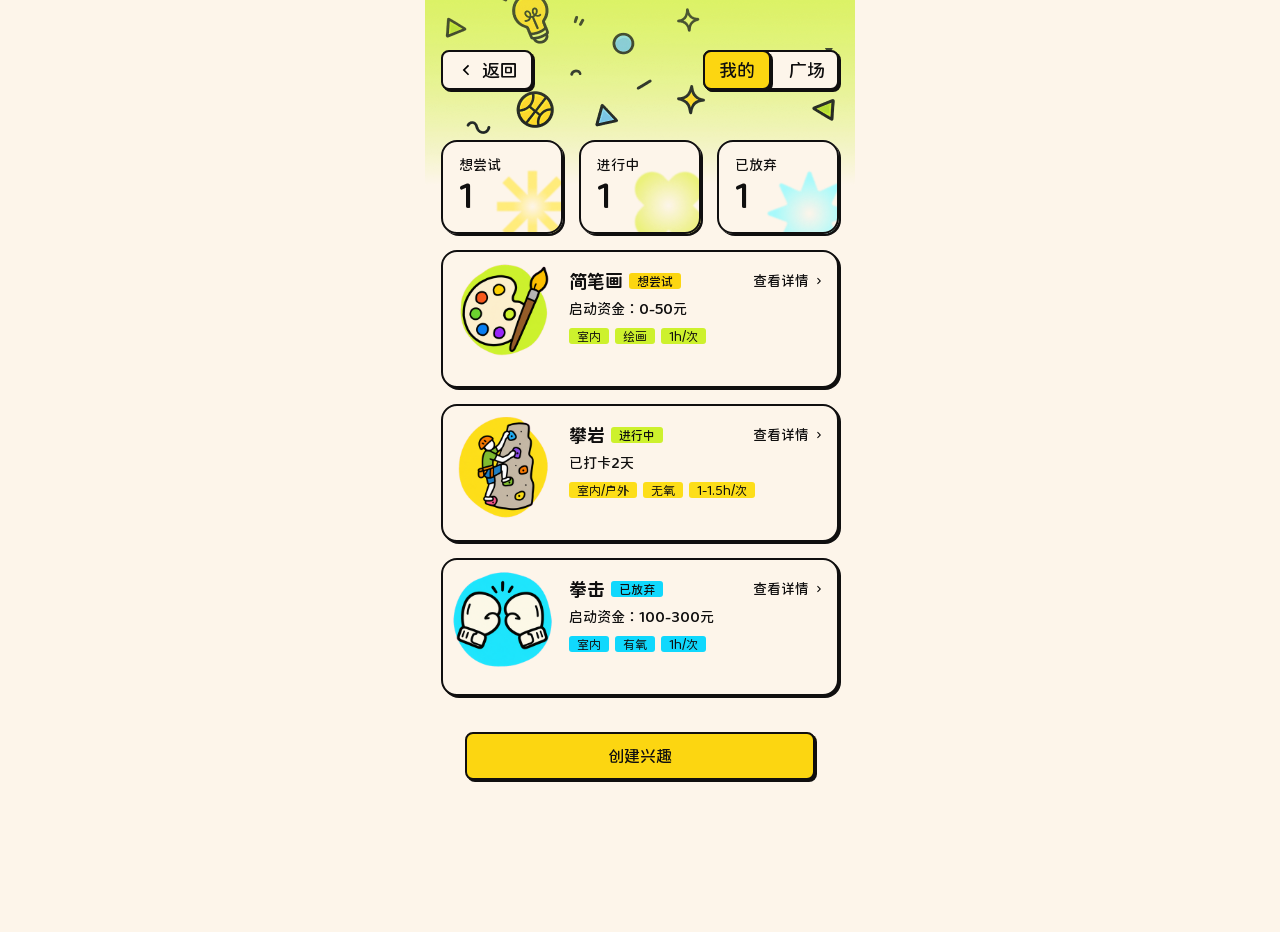
<file: mine.html>
<!doctype html>
<html lang="zh-CN">
<head>
  <meta charset="utf-8">
  <link rel="stylesheet" href="assets/scrollbars.css">
  <meta name="viewport" content="width=device-width, initial-scale=1, viewport-fit=cover">
  <meta name="theme-color" content="#FDF5EA">
  <title>我的清单</title>
  <style>
    @font-face {
      font-family: "JiangChengYuanTi";
      src: url("assets/fonts/JiangChengYuanTi-400.ttf") format("truetype");
      font-weight: 400;
      font-style: normal;
      font-display: swap;
    }

    @font-face {
      font-family: "JiangChengYuanTi";
      src: url("assets/fonts/JiangChengYuanTi-500.ttf") format("truetype");
      font-weight: 500;
      font-style: normal;
      font-display: swap;
    }

    @font-face {
      font-family: "JiangChengYuanTi";
      src: url("assets/fonts/JiangChengYuanTi-600.ttf") format("truetype");
      font-weight: 600;
      font-style: normal;
      font-display: swap;
    }

    :root {
      --page: #FDF5EA;
      --ink: #100F0F;
      --yellow: #FCD611;
      --label-yellow: #FDDE19;
      --green: #CDF12D;
      --blue: #10D8FD;
      --card-border: 2px solid #100F0F;
      --card-shadow: 2px 2px 0px #100F0F;
    }

    * {
      box-sizing: border-box;
      margin: 0;
      padding: 0;
      -webkit-tap-highlight-color: transparent;
    }

    html,
    body {
      min-height: 100%;
      background: var(--page);
      color: var(--ink);
      font-family: "JiangChengYuanTi", YouYuan, "幼圆", "Microsoft YaHei", sans-serif;
      letter-spacing: 0;
    }

    body {
      display: flex;
      justify-content: center;
      overflow-x: hidden;
    }

    button {
      color: inherit;
      font: inherit;
      border: 0;
      background: none;
      cursor: pointer;
    }

    a {
      color: inherit;
      text-decoration: none;
    }

    img {
      display: block;
      user-select: none;
      -webkit-user-drag: none;
    }

    .mine-page {
      position: relative;
      width: 430px;
      height: 932px;
      flex: 0 0 430px;
      overflow: hidden;
      transform-origin: top center;
    }

    .mine-page > :not(.mine-bg):not(.back-link) {
      translate: 0 22px;
    }

    .mine-bg {
      position: absolute;
      width: 430px;
      height: 185px;
      left: 0;
      top: 0;
      object-fit: cover;
      z-index: 0;
      pointer-events: none;
    }

    .brand-title {
      display: none;
      position: absolute;
      width: 200px;
      height: 40px;
      left: 42px;
      top: 24px;
      font-weight: 600;
      font-size: 40px;
      line-height: 40px;
      text-align: center;
      white-space: nowrap;
      z-index: 2;
    }

    .brand-subtitle {
      display: none;
      position: absolute;
      width: 198px;
      height: 18px;
      left: 43px;
      top: 80px;
      font-weight: 500;
      font-size: 18px;
      line-height: 18px;
      text-align: center;
      white-space: nowrap;
      z-index: 2;
    }

    .title-underline {
      display: none;
      position: absolute;
      width: 200.63px;
      height: 15.4px;
      left: 44.4px;
      top: 57.32px;
      object-fit: fill;
      z-index: 0;
      pointer-events: none;
    }

    .title-sparkles {
      display: none;
      position: absolute;
      object-fit: contain;
      pointer-events: none;
      z-index: 1;
    }

    .title-sparkles-left {
      width: 63px;
      height: 63px;
      left: -6px;
      top: -3px;
    }

    .title-sparkles-right {
      width: 50px;
      height: 50px;
      left: 231px;
      top: 57px;
      transform: rotate(14.33deg);
    }

    .top-tabs {
      position: absolute;
      width: 136px;
      height: 40px;
      left: 278px;
      top: 28px;
      background: var(--page);
      border: var(--card-border);
      box-shadow: var(--card-shadow);
      border-radius: 8px;
      z-index: 3;
    }

    .back-link {
      position: absolute;
      left: 16px;
      top: 50px;
      width: 92px;
      height: 40px;
      display: inline-flex;
      align-items: center;
      justify-content: center;
      gap: 6px;
      background: var(--page);
      border: var(--card-border);
      box-shadow: var(--card-shadow);
      border-radius: 8px;
      font-weight: 500;
      font-size: 18px;
      line-height: 18px;
      z-index: 3;
      transition: transform 120ms ease, box-shadow 120ms ease;
    }

    .back-link img {
      width: 20px;
      height: 20px;
      object-fit: contain;
    }

    .back-link span {
      width: 36px;
      height: 18px;
      line-height: 18px;
      text-align: center;
    }

    .top-tab {
      position: absolute;
      top: -2px;
      width: 68px;
      height: 40px;
      display: flex;
      align-items: center;
      justify-content: center;
      border-radius: 8px;
      font-weight: 500;
      font-size: 18px;
      line-height: 18px;
      text-align: center;
      transition: transform 120ms ease, box-shadow 120ms ease;
    }

    .top-tab-plaza {
      left: -2px;
      background: var(--yellow);
      border: var(--card-border);
      box-shadow: var(--card-shadow);
      z-index: 1;
    }

    .top-tab-mine {
      left: 68px;
    }

    .status-row {
      position: absolute;
      left: 0;
      top: 0;
      width: 430px;
      height: 212px;
    }

    .status-chip {
      position: absolute;
      width: 122px;
      height: 94px;
      top: 118px;
      background: transparent;
      border: 0;
      box-shadow: none;
      border-radius: 16px;
      font-weight: 500;
      overflow: visible;
      transition: transform 120ms ease;
    }

    .status-chip[data-status="try"] {
      left: 16px;
    }

    .status-chip[data-status="ing"] {
      left: 154px;
    }

    .status-chip[data-status="giveup"] {
      left: 292px;
    }

    .status-bg {
      position: absolute;
      width: 122px;
      height: 94px;
      left: 0;
      top: 0;
      background: var(--page);
      box-shadow: var(--card-shadow);
      border-radius: 16px;
      z-index: 0;
      pointer-events: none;
      transition: background 120ms ease;
    }

    .status-icon {
      position: absolute;
      width: 122px;
      height: 94px;
      left: 0;
      top: 0;
      object-fit: cover;
      z-index: 1;
      pointer-events: none;
    }

    .status-board {
      position: absolute;
      width: 122px;
      height: 94px;
      left: 0;
      top: 0;
      border: var(--card-border);
      border-radius: 16px;
      z-index: 2;
      pointer-events: none;
    }

    .status-chip[data-status="try"].is-active .status-bg {
      background: var(--label-yellow);
    }

    .status-chip[data-status="ing"].is-active .status-bg {
      background: var(--green);
    }

    .status-chip[data-status="giveup"].is-active .status-bg {
      background: var(--blue);
    }

    .status-name {
      position: absolute;
      left: 18px;
      top: 18px;
      width: 42px;
      height: 14px;
      font-weight: 500;
      font-size: 14px;
      line-height: 14px;
      text-align: left;
      z-index: 3;
    }

    .status-count {
      position: absolute;
      left: 18px;
      top: 40px;
      min-width: 20px;
      height: 32px;
      font-weight: 500;
      font-size: 32px;
      line-height: 32px;
      text-align: left;
      z-index: 3;
    }

    .saved-list {
      position: absolute;
      left: 16px;
      top: 228px;
      width: 398px;
      display: grid;
      gap: 16px;
    }

    .saved-card {
      position: relative;
      width: 398px;
      height: 138px;
      background: var(--page);
      border: var(--card-border);
      box-shadow: var(--card-shadow);
      border-radius: 16px;
      transition: transform 120ms ease, box-shadow 120ms ease;
    }

    .saved-icon {
      position: absolute;
      width: 139px;
      height: 139px;
      left: -10px;
      top: -1px;
      object-fit: contain;
    }

    .saved-title-row {
      position: absolute;
      left: 126px;
      top: 20px;
      display: flex;
      align-items: center;
      gap: 6px;
      height: 18px;
    }

    .saved-title {
      font-weight: 600;
      font-size: 18px;
      line-height: 18px;
      white-space: nowrap;
    }

    .saved-status {
      height: 16px;
      padding: 2px 8px;
      display: inline-flex;
      align-items: center;
      justify-content: center;
      background: var(--yellow);
      border-radius: 3px;
      font-weight: 500;
      font-size: 12px;
      line-height: 12px;
      white-space: nowrap;
    }

    .saved-status.green,
    .saved-tag.green {
      background: var(--green);
    }

    .saved-status.blue,
    .saved-tag.blue {
      background: var(--blue);
    }

    .saved-detail {
      position: absolute;
      left: 130px;
      top: 0;
      width: 268px;
      height: 76px;
      display: block;
    }

    .saved-detail > span {
      position: absolute;
      left: 180px;
      top: 22px;
      font-weight: 500;
      font-size: 14px;
      line-height: 14px;
    }

    .saved-detail img {
      position: absolute;
      left: 240px;
      top: 23px;
      width: 12px;
      height: 12px;
      object-fit: contain;
    }

    .saved-note {
      position: absolute;
      left: 126px;
      top: 50px;
      display: flex;
      align-items: center;
      gap: 4px;
      height: 14px;
      font-weight: 500;
      font-size: 14px;
      line-height: 14px;
    }

    .saved-note img {
      width: 16px;
      height: 16px;
      object-fit: contain;
    }

    .saved-tags {
      position: absolute;
      left: 126px;
      top: 76px;
      display: flex;
      gap: 6px;
    }

    .saved-tag {
      height: 16px;
      padding: 2px 8px;
      background: var(--label-yellow);
      border-radius: 3px;
      font-weight: 400;
      font-size: 12px;
      line-height: 12px;
      white-space: nowrap;
    }

    .create-button {
      position: absolute;
      width: 350px;
      height: 48px;
      left: calc(50% - 350px / 2);
      top: 710px;
      display: flex;
      align-items: center;
      justify-content: center;
      background: var(--yellow);
      border: var(--card-border);
      box-shadow: var(--card-shadow);
      border-radius: 8px;
      font-weight: 500;
      font-size: 16px;
      line-height: 16px;
      transition: transform 120ms ease, box-shadow 120ms ease;
    }

    .top-tab:active,
    .back-link:active,
    .status-chip:active,
    .saved-card:active,
    .create-button:active {
      transform: translate(2px, 2px);
    }

    .top-tab:active,
    .back-link:active,
    .saved-card:active,
    .create-button:active {
      box-shadow: 0 0 0 #100F0F;
    }

    .saved-card.is-hidden {
      display: none;
    }

    .saved-card.is-deleted {
      display: none;
    }

    @media (max-width: 430px) {
      .mine-page {
        transform: scale(calc(100vw / 430));
      }

      body {
        height: calc(932px * (100vw / 430));
      }
    }
  </style>
</head>
<body>
  <main class="mine-page" aria-label="我的清单">
    <img class="mine-bg" src="assets/bg.webp" alt="" aria-hidden="true">
    <img class="title-sparkles title-sparkles-left" src="assets/deco-sparkles.webp" alt="" aria-hidden="true">
    <img class="title-sparkles title-sparkles-right" src="assets/deco-sparkles.webp" alt="" aria-hidden="true">
    <img class="title-underline" src="assets/line1.webp" alt="" aria-hidden="true">
    <h1 class="brand-title">兴趣探索站</h1>
    <p class="brand-subtitle">适合打工人的低成本指南</p>

    <a class="back-link" href="index.html">
      <img src="assets/icon-arrow-left-s-line.svg" alt="" aria-hidden="true">
      <span>返回</span>
    </a>

    <nav class="top-tabs" aria-label="顶部导航">
      <a class="top-tab top-tab-plaza" href="mine.html">我的</a>
      <a class="top-tab top-tab-mine" href="explore.html">广场</a>
    </nav>

    <section class="status-row" aria-label="清单状态筛选">
      <button class="status-chip" type="button" data-status="try">
        <span class="status-bg" aria-hidden="true"></span>
        <img class="status-icon" src="assets/try-icon.webp" alt="" aria-hidden="true">
        <span class="status-board" aria-hidden="true"></span>
        <span class="status-name">想尝试</span>
        <span class="status-count">1</span>
      </button>
      <button class="status-chip" type="button" data-status="ing">
        <span class="status-bg" aria-hidden="true"></span>
        <img class="status-icon" src="assets/ing-icon.webp" alt="" aria-hidden="true">
        <span class="status-board" aria-hidden="true"></span>
        <span class="status-name">进行中</span>
        <span class="status-count">1</span>
      </button>
      <button class="status-chip" type="button" data-status="giveup">
        <span class="status-bg" aria-hidden="true"></span>
        <img class="status-icon" src="assets/giveup-icon.webp" alt="" aria-hidden="true">
        <span class="status-board" aria-hidden="true"></span>
        <span class="status-name">已放弃</span>
        <span class="status-count">1</span>
      </button>
    </section>

    <section class="saved-list" aria-label="我的兴趣列表">
      <article class="saved-card" data-name="简笔画" data-status="try" data-tone="green">
        <img class="saved-icon" src="assets/icon-painting.webp" alt="" aria-hidden="true">
        <div class="saved-title-row">
          <h3 class="saved-title">简笔画</h3>
          <span class="saved-status">想尝试</span>
        </div>
        <a class="saved-detail" href="detail-painting.html?source=mine&status=try">
          <span>查看详情</span>
          <img src="assets/icon-arrow-right-s-line.svg" alt="" aria-hidden="true">
        </a>
        <p class="saved-note">启动资金：0-50元</p>
        <div class="saved-tags" aria-label="兴趣标签">
          <span class="saved-tag green">室内</span>
          <span class="saved-tag green">绘画</span>
          <span class="saved-tag green">1h/次</span>
        </div>
      </article>

      <article class="saved-card" data-name="攀岩" data-status="ing" data-tone="yellow">
        <img class="saved-icon" src="assets/icon-climbing.webp" alt="" aria-hidden="true">
        <div class="saved-title-row">
          <h3 class="saved-title">攀岩</h3>
          <span class="saved-status green">进行中</span>
        </div>
        <a class="saved-detail" href="detail-climbing.html?source=mine&status=ing">
          <span>查看详情</span>
          <img src="assets/icon-arrow-right-s-line.svg" alt="" aria-hidden="true">
        </a>
        <p class="saved-note">已打卡2天</p>
        <div class="saved-tags" aria-label="兴趣标签">
          <span class="saved-tag">室内/户外</span>
          <span class="saved-tag">无氧</span>
          <span class="saved-tag">1-1.5h/次</span>
        </div>
      </article>

      <article class="saved-card" data-name="拳击" data-status="giveup" data-tone="blue">
        <img class="saved-icon" src="assets/icon-boxing.webp" alt="" aria-hidden="true">
        <div class="saved-title-row">
          <h3 class="saved-title">拳击</h3>
          <span class="saved-status blue">已放弃</span>
        </div>
        <a class="saved-detail" href="detail-boxing.html?source=mine&status=giveup">
          <span>查看详情</span>
          <img src="assets/icon-arrow-right-s-line.svg" alt="" aria-hidden="true">
        </a>
        <p class="saved-note">启动资金：100-300元</p>
        <div class="saved-tags" aria-label="兴趣标签">
          <span class="saved-tag blue">室内</span>
          <span class="saved-tag blue">有氧</span>
          <span class="saved-tag blue">1h/次</span>
        </div>
      </article>
    </section>

    <a class="create-button" href="create-interest.html">创建兴趣</a>
  </main>
  <script>
    const statusButtons = document.querySelectorAll(".status-chip");
    const savedList = document.querySelector(".saved-list");
    const interestMeta = {
      "攀岩": {
        icon: "assets/icon-climbing.webp",
        detail: "detail-climbing.html",
        tone: "yellow",
        note: "启动资金：0-100元",
        activeNote: "已打卡2天",
        tags: ["室内/户外", "无氧", "1-1.5h/次"]
      },
      "简笔画": {
        icon: "assets/icon-painting.webp",
        detail: "detail-painting.html",
        tone: "green",
        note: "启动资金：0-50元",
        tags: ["室内", "绘画", "1h/次"]
      },
      "网球": {
        icon: "assets/icon-tennis.webp",
        detail: "detail-tennis.html",
        tone: "blue",
        note: "启动资金：200-500元",
        tags: ["室外", "有氧", "1-1.5h/次"]
      },
      "皮克球": {
        icon: "assets/icon-pickleball.webp",
        detail: "detail-pickleball.html",
        tone: "yellow",
        note: "启动资金：100-300元",
        tags: ["室内/户外", "有氧", "1h/次"]
      },
      "烘焙": {
        icon: "assets/icon-baking.webp",
        detail: "detail-baking.html",
        tone: "green",
        note: "启动资金：100-300元",
        tags: ["室内", "手作", "1.5h/次"]
      },
      "拳击": {
        icon: "assets/icon-boxing.webp",
        detail: "detail-boxing.html",
        tone: "blue",
        note: "启动资金：100-300元",
        tags: ["室内", "有氧", "1h/次"]
      },
      "Jazz": {
        icon: "assets/icon-dance.webp",
        detail: "detail-jazz.html",
        tone: "yellow",
        note: "启动资金：100-300元",
        tags: ["室内", "舞蹈", "1-1.5h/次"]
      }
    };
    const statusText = {
      try: "想尝试",
      ing: "进行中",
      giveup: "已放弃"
    };
    const statusClass = {
      try: "",
      ing: "green",
      giveup: "blue"
    };
    let activeStatus = "";

    function readSavedList() {
      return JSON.parse(localStorage.getItem("interestSavedList") || "[]");
    }

    function readDeletedNames() {
      return JSON.parse(localStorage.getItem("interestDeletedNames") || "[]");
    }

    function getSavedCards() {
      return Array.from(document.querySelectorAll(".saved-card"));
    }

    function getItemMeta(item) {
      return interestMeta[item.name] || {
        icon: item.icon || "assets/icon-test.webp",
        detail: item.detail || "#",
        tone: item.tone || "yellow",
        note: item.note || "启动资金：待补充",
        activeNote: item.activeNote || "已打卡0天",
        tags: item.tags || ["其他", item.time || "待定"]
      };
    }

    function createSavedCard(item) {
      const name = item.name;
      const status = item.status || "try";
      const meta = getItemMeta(item);
      if (!meta) return null;
      const article = document.createElement("article");
      article.className = "saved-card";
      article.dataset.name = name;
      article.dataset.status = status;
      article.dataset.tone = meta.tone;
      if (item.custom) article.dataset.custom = "true";
      article.innerHTML = `
        <img class="saved-icon" src="${meta.icon}" alt="" aria-hidden="true">
        <div class="saved-title-row">
          <h3 class="saved-title">${name}</h3>
          <span class="saved-status">想尝试</span>
        </div>
        <a class="saved-detail" href="${meta.detail === "#" ? `detail-custom.html?name=${encodeURIComponent(name)}&source=mine&status=${status}` : `${meta.detail}?source=mine&status=${status}`} ">
          <span>查看详情</span>
          <img src="assets/icon-arrow-right-s-line.svg" alt="" aria-hidden="true">
        </a>
        <p class="saved-note"></p>
        <div class="saved-tags" aria-label="兴趣标签">
          ${meta.tags.map((tag) => `<span class="saved-tag">${tag}</span>`).join("")}
        </div>`;
      return article;
    }

    function setCardStatus(card, status) {
      const name = card.dataset.name;
      const saved = readSavedList().find((item) => item.name === name);
      const meta = getItemMeta(saved || { name });
      card.dataset.status = status;
      card.dataset.tone = meta?.tone || card.dataset.tone || "yellow";

      const statusLabel = card.querySelector(".saved-status");
      statusLabel.textContent = statusText[status];
      statusLabel.className = `saved-status ${statusClass[status]}`.trim();

      const detail = card.querySelector(".saved-detail");
      if (detail && meta) {
        detail.href = meta.detail === "#"
          ? `detail-custom.html?name=${encodeURIComponent(name)}&source=mine&status=${status}`
          : `${meta.detail}?source=mine&status=${status}`;
      }

      const note = card.querySelector(".saved-note");
      if (note && meta) {
        note.textContent = status === "ing" ? (meta.activeNote || "已打卡0天") : meta.note;
      }

      card.querySelectorAll(".saved-tag").forEach((tag) => {
        tag.className = `saved-tag ${meta?.tone === "green" ? "green" : meta?.tone === "blue" ? "blue" : ""}`.trim();
      });
    }

    function syncSavedCards() {
      const deletedNames = readDeletedNames();
      const savedItems = readSavedList();

      savedItems.forEach((item) => {
        if (deletedNames.includes(item.name)) return;
        if (!document.querySelector(`.saved-card[data-name="${item.name}"]`)) {
          const card = createSavedCard(item);
          if (card) savedList.appendChild(card);
        }
      });

      getSavedCards().forEach((card) => {
        const saved = savedItems.find((item) => item.name === card.dataset.name);
        const deleted = deletedNames.includes(card.dataset.name);
        card.classList.toggle("is-deleted", deleted);
        if (!deleted) {
          setCardStatus(card, saved?.status || card.dataset.status || "try");
        }
      });
    }

    function updateStatusCounts() {
      statusButtons.forEach((button) => {
        const count = getSavedCards().filter((card) => !card.classList.contains("is-deleted") && card.dataset.status === button.dataset.status).length;
        button.querySelector(".status-count").textContent = count;
      });
    }

    function applyStatusFilter() {
      getSavedCards().forEach((card) => {
        const hiddenByStatus = Boolean(activeStatus) && card.dataset.status !== activeStatus;
        card.classList.toggle("is-hidden", card.classList.contains("is-deleted") || hiddenByStatus);
      });
      layoutCreateButton();
    }

    function layoutCreateButton() {
      const createButton = document.querySelector(".create-button");
      const visibleCards = getSavedCards().filter((card) => !card.classList.contains("is-hidden") && !card.classList.contains("is-deleted"));
      if (!visibleCards.length) {
        createButton.style.top = "228px";
        return;
      }

      const lastCard = visibleCards[visibleCards.length - 1];
      const top = savedList.offsetTop + lastCard.offsetTop + lastCard.offsetHeight + 36;
      createButton.style.top = `${top}px`;
      document.querySelector(".mine-page").style.height = `${Math.max(932, top + 68)}px`;
    }

    statusButtons.forEach((button) => {
      button.addEventListener("click", () => {
        const nextStatus = button.dataset.status;
        activeStatus = activeStatus === nextStatus ? "" : nextStatus;

        statusButtons.forEach((item) => {
          item.classList.toggle("is-active", item.dataset.status === activeStatus);
        });

        applyStatusFilter();
      });
    });

    syncSavedCards();
    applyStatusFilter();
    updateStatusCounts();
  </script>
</body>
</html>
</file>
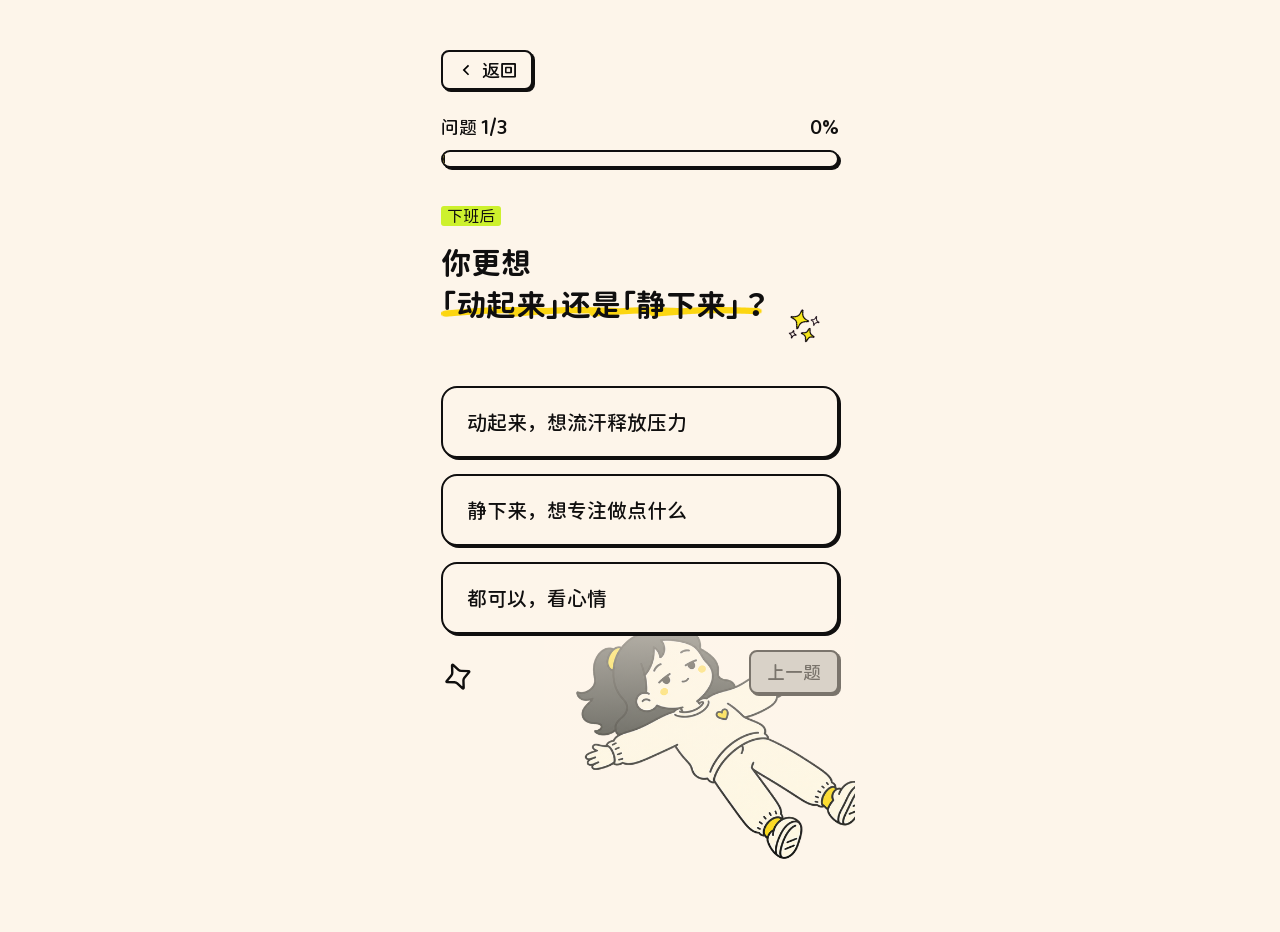
<file: quiz.html>
<!doctype html>
<html lang="zh-CN">
<head>
  <meta charset="utf-8">
  <link rel="stylesheet" href="assets/scrollbars.css">
  <meta name="viewport" content="width=device-width, initial-scale=1, viewport-fit=cover">
  <meta name="theme-color" content="#FDF5EA">
  <title>测一测适合什么</title>
  <style>
    @font-face {
      font-family: "JiangChengYuanTi";
      src: url("assets/fonts/JiangChengYuanTi-400.ttf") format("truetype");
      font-weight: 400;
      font-style: normal;
      font-display: swap;
    }

    @font-face {
      font-family: "JiangChengYuanTi";
      src: url("assets/fonts/JiangChengYuanTi-500.ttf") format("truetype");
      font-weight: 500;
      font-style: normal;
      font-display: swap;
    }

    @font-face {
      font-family: "JiangChengYuanTi";
      src: url("assets/fonts/JiangChengYuanTi-600.ttf") format("truetype");
      font-weight: 600;
      font-style: normal;
      font-display: swap;
    }

    :root {
      --page: #FDF5EA;
      --ink: #100F0F;
      --yellow: #FCD611;
      --label-yellow: #FDDE19;
      --green: #CDF12D;
      --blue: #10D8FD;
      --card-border: 2px solid #100F0F;
      --card-shadow: 2px 2px 0px #100F0F;
    }

    * {
      box-sizing: border-box;
      margin: 0;
      padding: 0;
      -webkit-tap-highlight-color: transparent;
    }

    html,
    body {
      min-height: 100%;
      background: var(--page);
      color: var(--ink);
      font-family: "JiangChengYuanTi", YouYuan, "幼圆", "Microsoft YaHei", sans-serif;
      letter-spacing: 0;
    }

    body {
      display: flex;
      justify-content: center;
      overflow-x: hidden;
    }

    button {
      color: inherit;
      font: inherit;
      border: 0;
      background: none;
      cursor: pointer;
    }

    a {
      color: inherit;
      text-decoration: none;
    }

    img {
      display: block;
      user-select: none;
      -webkit-user-drag: none;
    }

    .quiz-page {
      position: relative;
      width: 430px;
      height: 932px;
      flex: 0 0 430px;
      overflow: hidden;
      transform-origin: top center;
    }

    .quiz-page > :not(.back-link) {
      translate: 0 22px;
    }

    .back-link {
      position: absolute;
      left: 16px;
      top: 50px;
      width: 92px;
      height: 40px;
      display: inline-flex;
      align-items: center;
      justify-content: center;
      gap: 6px;
      background: var(--page);
      border: var(--card-border);
      box-shadow: var(--card-shadow);
      border-radius: 8px;
      font-weight: 500;
      font-size: 18px;
      line-height: 40px;
      z-index: 2;
      transition: transform 120ms ease, box-shadow 120ms ease;
    }

    .back-link:active {
      transform: translate(2px, 2px);
      box-shadow: 0 0 0 #100F0F;
    }

    .back-link img {
      width: 20px;
      height: 20px;
      object-fit: contain;
    }

    .back-link span {
      height: 18px;
      line-height: 18px;
    }

    .question-count {
      position: absolute;
      left: 16px;
      top: 96px;
      width: 110px;
      height: 18px;
      font-weight: 500;
      font-size: 18px;
      line-height: 18px;
    }

    .progress-percent {
      position: absolute;
      right: 16px;
      top: 96px;
      width: 48px;
      height: 18px;
      font-weight: 500;
      font-size: 18px;
      line-height: 18px;
      text-align: right;
    }

    .progress-track {
      position: absolute;
      left: 16px;
      top: 128px;
      width: 398px;
      height: 18px;
      background: var(--page);
      border: var(--card-border);
      box-shadow: var(--card-shadow);
      border-radius: 10px;
      overflow: hidden;
    }

    .progress-fill {
      width: 0;
      height: 100%;
      background: var(--yellow);
      border-right: 2px solid var(--ink);
      transition: width 160ms ease;
    }

    .question-card {
      position: absolute;
      left: 16px;
      top: 184px;
      width: 398px;
      min-height: 166px;
    }

    .question-kicker {
      display: inline-block;
      margin-bottom: 16px;
      padding: 2px 6px;
      background: var(--green);
      border-radius: 3px;
      font-weight: 400;
      font-size: 16px;
      line-height: 16px;
    }

    .question-title {
      position: relative;
      font-weight: 600;
      font-size: 30px;
      line-height: 42px;
      z-index: 1;
    }

    .question-line {
      position: absolute;
      width: 322px;
      height: 9.71px;
      left: 0;
      top: 101px;
      object-fit: fill;
      z-index: 0;
      pointer-events: none;
    }

    .answer-list {
      position: absolute;
      left: 16px;
      top: 364px;
      display: grid;
      gap: 16px;
      width: 398px;
    }

    .answer-card {
      position: relative;
      width: 398px;
      height: 72px;
      background: var(--page);
      border: var(--card-border);
      box-shadow: var(--card-shadow);
      border-radius: 16px;
      font-weight: 500;
      font-size: 20px;
      line-height: 20px;
      text-align: left;
      padding-left: 24px;
      transition: transform 120ms ease, box-shadow 120ms ease, background 120ms ease;
    }

    .answer-card:active {
      transform: translate(2px, 2px);
      box-shadow: 0 0 0 #100F0F;
    }

    .answer-card.is-picked {
      background: var(--yellow);
    }

    .answer-deco {
      position: absolute;
      object-fit: contain;
      pointer-events: none;
      z-index: 0;
    }

    .answer-deco-left {
      width: 30.8px;
      height: 30.8px;
      left: 18px;
      top: 640px;
      transform: rotate(-12deg);
    }

    .answer-deco-right {
      width: 68.64px;
      height: 68.64px;
      left: 344px;
      top: 270px;
      transform: rotate(18deg);
    }

    .quiz-actions {
      position: absolute;
      top: 628px;
      right: 16px;
      display: flex;
      justify-content: flex-end;
      gap: 12px;
      z-index: 3;
    }

    .quiz-action {
      min-width: 76px;
      min-height: 40px;
      padding: 11px 16px;
      background: var(--yellow);
      border: var(--card-border);
      box-shadow: var(--card-shadow);
      border-radius: 8px;
      font-weight: 500;
      font-size: 18px;
      line-height: 18px;
      text-align: center;
      transition: transform 120ms ease, box-shadow 120ms ease;
    }

    .quiz-action:active {
      transform: translate(2px, 2px);
      box-shadow: 0 0 0 #100F0F;
    }

    .quiz-action:disabled {
      background: #D9D2C8;
      color: #7A746C;
      border-color: #7A746C;
      box-shadow: 2px 2px 0px #7A746C;
      cursor: not-allowed;
      transform: none;
    }

    .confirm-action {
      display: none;
    }

    .quiz-actions.is-final .confirm-action {
      display: inline-block;
    }

    .quiz-girl-group {
      position: absolute;
      width: 355px;
      height: 255px;
      left: 119px;
      top: 593px;
      pointer-events: none;
      z-index: 0;
    }

    .quiz-girl-supine {
      width: 355px;
      height: 255px;
      object-fit: contain;
    }

    .quiz-girl-mask {
      position: absolute;
      inset: 0;
      background: linear-gradient(180deg, rgba(254, 245, 234, 0.7) 0%, rgba(254, 245, 234, 0) 100%);
      z-index: 1;
    }

    @media (max-width: 430px) {
      .quiz-page {
        transform: scale(calc(100vw / 430));
      }

      body {
        height: calc(932px * (100vw / 430));
      }
    }
  </style>
</head>
<body>
  <main class="quiz-page" aria-label="测一测适合什么">
    <div class="quiz-girl-group" aria-hidden="true">
      <img class="quiz-girl-supine" src="assets/quiz-girl-supine.webp" alt="">
      <div class="quiz-girl-mask"></div>
    </div>

    <a class="back-link" href="index.html">
      <img src="assets/icon-arrow-left-s-line.svg" alt="" aria-hidden="true">
      <span>返回</span>
    </a>

    <div class="question-count">问题 <span class="current-index">1</span>/3</div>
    <div class="progress-percent">0%</div>
    <div class="progress-track" aria-hidden="true">
      <div class="progress-fill"></div>
    </div>

    <section class="question-card" aria-labelledby="question-title">
      <span class="question-kicker">下班后</span>
      <h1 id="question-title" class="question-title">你更想<br>「动起来」还是「静下来」？</h1>
      <img class="question-line" src="assets/line2.webp" alt="" aria-hidden="true">
    </section>

    <img class="answer-deco answer-deco-right" src="assets/deco-sparkles.webp" alt="" aria-hidden="true">
    <img class="answer-deco answer-deco-left" src="assets/star4.svg" alt="" aria-hidden="true">

    <section class="answer-list" aria-label="选项">
      <button class="answer-card" type="button">动起来，想流汗释放压力</button>
      <button class="answer-card" type="button">静下来，想专注做点什么</button>
      <button class="answer-card" type="button">都可以，看心情</button>
    </section>

    <section class="quiz-actions" aria-label="答题操作">
      <button class="quiz-action prev-action" type="button" disabled>上一题</button>
      <button class="quiz-action confirm-action" type="button">确认</button>
    </section>

  </main>

  <script>
    const questions = [
      {
        kicker: "下班后",
        title: "你更想<br>「动起来」还是「静下来」？",
        answers: ["动起来，想流汗释放压力", "静下来，想专注做点什么", "都可以，看心情"],
      },
      {
        kicker: "周末安排",
        title: "你更想<br>「出门」还是「在家」？",
        answers: ["出门活动，顺便换换空气", "在家完成一个小作品", "都可以，关键别太贵"],
      },
      {
        kicker: "开始方式",
        title: "你希望兴趣<br>更偏「挑战」还是「治愈」？",
        answers: ["有一点挑战，会更有成就感", "轻松治愈，能让我放松", "先低成本试试再决定"],
      },
    ];

    const currentIndex = document.querySelector(".current-index");
    const progressPercent = document.querySelector(".progress-percent");
    const progressFill = document.querySelector(".progress-fill");
    const questionKicker = document.querySelector(".question-kicker");
    const questionTitle = document.querySelector(".question-title");
    const questionLine = document.querySelector(".question-line");
    const answerButtons = [...document.querySelectorAll(".answer-card")];
    const actionGroup = document.querySelector(".quiz-actions");
    const prevButton = document.querySelector(".prev-action");
    const confirmButton = document.querySelector(".confirm-action");
    const selectedAnswers = Array(questions.length).fill(null);
    let step = 0;

    function renderQuestion() {
      const question = questions[step];
      currentIndex.textContent = String(step + 1);
      const isFinalAnswered = step === questions.length - 1 && selectedAnswers[step] !== null;
      const percent = isFinalAnswered ? 100 : step === 0 ? 0 : Math.round((step / questions.length) * 100);
      progressPercent.textContent = `${percent}%`;
      progressFill.style.width = `${percent}%`;
      questionKicker.textContent = question.kicker;
      questionTitle.innerHTML = question.title;
      questionLine.style.width = question.lineWidth || "322px";
      answerButtons.forEach((button, index) => {
        button.textContent = question.answers[index];
        button.classList.toggle("is-picked", selectedAnswers[step] === index);
      });
      prevButton.disabled = step === 0;
      actionGroup.classList.toggle("is-final", step === questions.length - 1);
      confirmButton.disabled = step === questions.length - 1 && selectedAnswers[step] === null;
    }

    answerButtons.forEach((button, index) => {
      button.addEventListener("click", () => {
        selectedAnswers[step] = index;
        renderQuestion();
        if (step < questions.length - 1) {
          window.setTimeout(() => {
            step += 1;
            renderQuestion();
          }, 160);
        }
      });
    });

    prevButton.addEventListener("click", () => {
      if (step === 0) return;
      step -= 1;
      renderQuestion();
    });

    confirmButton.addEventListener("click", () => {
      if (selectedAnswers[step] === null) return;
      window.location.href = "result.html";
    });

    renderQuestion();
  </script>
</body>
</html>
</file>
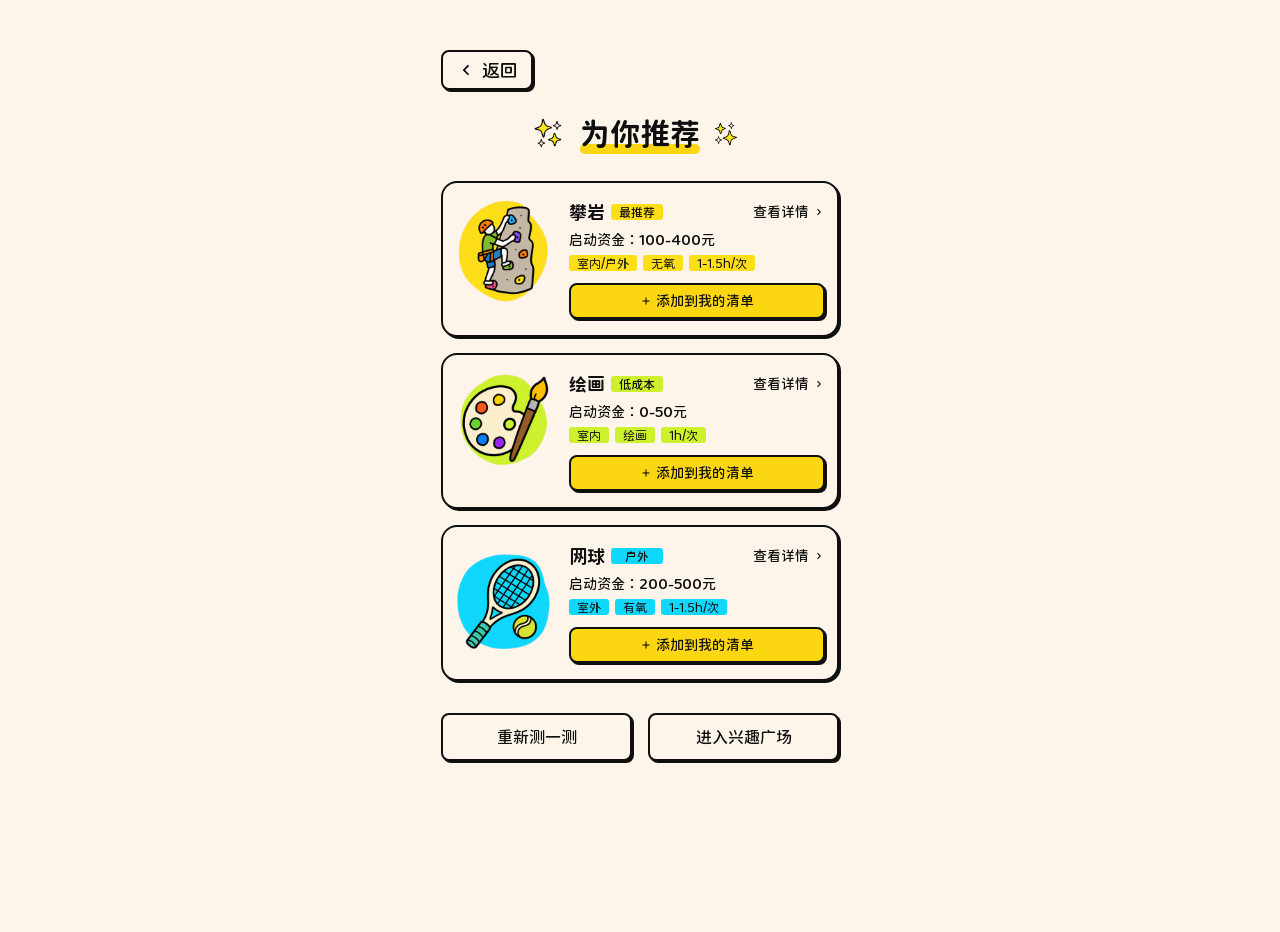
<file: result.html>
<!doctype html>
<html lang="zh-CN">
<head>
  <meta charset="utf-8">
  <link rel="stylesheet" href="assets/scrollbars.css">
  <meta name="viewport" content="width=device-width, initial-scale=1, viewport-fit=cover">
  <meta name="theme-color" content="#FDF5EA">
  <title>兴趣推荐结果</title>
  <style>
    @font-face {
      font-family: "JiangChengYuanTi";
      src: url("assets/fonts/JiangChengYuanTi-400.ttf") format("truetype");
      font-weight: 400;
      font-style: normal;
      font-display: swap;
    }

    @font-face {
      font-family: "JiangChengYuanTi";
      src: url("assets/fonts/JiangChengYuanTi-500.ttf") format("truetype");
      font-weight: 500;
      font-style: normal;
      font-display: swap;
    }

    @font-face {
      font-family: "JiangChengYuanTi";
      src: url("assets/fonts/JiangChengYuanTi-600.ttf") format("truetype");
      font-weight: 600;
      font-style: normal;
      font-display: swap;
    }

    :root {
      --page: #FDF5EA;
      --ink: #100F0F;
      --yellow: #FCD611;
      --label-yellow: #FDDE19;
      --green: #CDF12D;
      --blue: #10D8FD;
      --card-border: 2px solid #100F0F;
      --card-shadow: 2px 2px 0px #100F0F;
    }

    * {
      box-sizing: border-box;
      margin: 0;
      padding: 0;
      -webkit-tap-highlight-color: transparent;
    }

    html,
    body {
      min-height: 100%;
      background: var(--page);
      color: var(--ink);
      font-family: "JiangChengYuanTi", YouYuan, "幼圆", "Microsoft YaHei", sans-serif;
      letter-spacing: 0;
    }

    body {
      display: flex;
      justify-content: center;
      overflow-x: hidden;
    }

    button {
      color: inherit;
      font: inherit;
      border: 0;
      background: none;
      cursor: pointer;
    }

    a {
      color: inherit;
      text-decoration: none;
    }

    img {
      display: block;
      user-select: none;
      -webkit-user-drag: none;
    }

    .result-page {
      position: relative;
      width: 430px;
      height: 932px;
      flex: 0 0 430px;
      overflow: hidden;
      transform-origin: top center;
    }

    .result-page > :not(.back-link) {
      translate: 0 22px;
    }

    .back-link {
      position: absolute;
      left: 16px;
      top: 50px;
      width: 92px;
      height: 40px;
      display: inline-flex;
      align-items: center;
      justify-content: center;
      gap: 6px;
      background: var(--page);
      border: var(--card-border);
      box-shadow: var(--card-shadow);
      border-radius: 8px;
      font-weight: 500;
      font-size: 18px;
      line-height: 40px;
      z-index: 2;
      transition: transform 120ms ease, box-shadow 120ms ease;
    }

    .back-link img {
      width: 20px;
      height: 20px;
      object-fit: contain;
    }

    .back-link span {
      height: 18px;
      line-height: 18px;
    }

    .back-link:active,
    .recommend-card:active,
    .add-button:active,
    .result-button:active {
      transform: translate(2px, 2px);
      box-shadow: 0 0 0 #100F0F;
    }

    .result-sparkles-left,
    .result-sparkles-right {
      position: absolute;
      object-fit: contain;
      pointer-events: none;
    }

    .result-sparkles-left {
      width: 63px;
      height: 63px;
      left: 92px;
      top: 80px;
    }

    .result-sparkles-right {
      width: 51px;
      height: 51px;
      left: 275px;
      top: 86px;
      transform: rotate(180deg);
    }

    .result-title {
      position: absolute;
      width: 120px;
      height: 30px;
      left: 155px;
      top: 97px;
      font-weight: 600;
      font-size: 30px;
      line-height: 30px;
      text-align: center;
      z-index: 1;
    }

    .result-line {
      position: absolute;
      width: 120px;
      height: 10px;
      left: 155px;
      top: 122px;
      background: var(--yellow);
      border-radius: 10px;
      z-index: 0;
    }

    .recommend-list {
      position: absolute;
      left: 16px;
      top: 159px;
      width: 398px;
      display: grid;
      gap: 16px;
    }

    .recommend-card {
      position: relative;
      width: 398px;
      height: 156px;
      background: var(--page);
      border: var(--card-border);
      box-shadow: var(--card-shadow);
      border-radius: 16px;
      transition: transform 120ms ease, box-shadow 120ms ease;
    }

    .recommend-icon {
      position: absolute;
      width: 139px;
      height: 139px;
      left: -10px;
      top: 6px;
      object-fit: contain;
    }

    .recommend-name {
      position: absolute;
      left: 126px;
      top: 20px;
      height: 18px;
      font-weight: 600;
      font-size: 18px;
      line-height: 18px;
      text-align: center;
    }

    .best-tag {
      position: absolute;
      left: 168px;
      top: 21px;
      width: 52px;
      height: 16px;
      display: inline-flex;
      align-items: center;
      justify-content: center;
      background: var(--label-yellow);
      border-radius: 3px;
      font-weight: 500;
      font-size: 12px;
      line-height: 12px;
    }

    .detail-link {
      position: absolute;
      left: 310px;
      top: 22px;
      width: 72px;
      height: 14px;
      display: inline-flex;
      align-items: center;
      justify-content: flex-start;
      gap: 4px;
      font-weight: 500;
      font-size: 14px;
      line-height: 14px;
    }

    .detail-link img {
      width: 12px;
      height: 12px;
      object-fit: contain;
    }

    .cost {
      position: absolute;
      left: 126px;
      top: 50px;
      height: 14px;
      font-weight: 500;
      font-size: 14px;
      line-height: 14px;
    }

    .tag-row {
      position: absolute;
      left: 126px;
      top: 72px;
      display: flex;
      gap: 6px;
    }

    .tag {
      display: inline-flex;
      align-items: center;
      justify-content: center;
      height: 16px;
      padding: 2px 8px;
      background: var(--label-yellow);
      border-radius: 3px;
      font-weight: 400;
      font-size: 12px;
      line-height: 12px;
      white-space: nowrap;
    }

    .tag.green,
    .best-tag.green {
      background: var(--green);
    }

    .tag.blue,
    .best-tag.blue {
      background: var(--blue);
    }

    .add-button {
      position: absolute;
      width: 256px;
      height: 36px;
      left: 126px;
      top: 100px;
      display: inline-flex;
      align-items: center;
      justify-content: center;
      gap: 4px;
      background: var(--yellow);
      border: var(--card-border);
      box-shadow: var(--card-shadow);
      border-radius: 8px;
      font-weight: 500;
      font-size: 14px;
      line-height: 14px;
      transition: transform 120ms ease, box-shadow 120ms ease;
    }

    .add-button img {
      width: 12px;
      height: 12px;
      object-fit: contain;
    }

    .result-actions {
      position: absolute;
      left: 16px;
      top: 691px;
      display: flex;
      gap: 16px;
    }

    .result-button {
      width: 191px;
      height: 48px;
      display: inline-flex;
      align-items: center;
      justify-content: center;
      background: var(--page);
      border: var(--card-border);
      box-shadow: var(--card-shadow);
      border-radius: 8px;
      font-weight: 500;
      font-size: 16px;
      line-height: 16px;
      transition: transform 120ms ease, box-shadow 120ms ease;
    }

    @media (max-width: 430px) {
      .result-page {
        transform: scale(calc(100vw / 430));
      }

      body {
        height: calc(932px * (100vw / 430));
      }
    }
  </style>
</head>
<body>
  <main class="result-page" aria-label="兴趣推荐结果">
    <a class="back-link" href="index.html">
      <img src="assets/icon-arrow-left-s-line.svg" alt="" aria-hidden="true">
      <span>返回</span>
    </a>

    <img class="result-sparkles-left" src="assets/deco-sparkles.webp" alt="" aria-hidden="true">
    <img class="result-sparkles-right" src="assets/deco-sparkles.webp" alt="" aria-hidden="true">
    <div class="result-line" aria-hidden="true"></div>
    <h1 class="result-title">为你推荐</h1>

    <section class="recommend-list" aria-label="推荐兴趣">
      <article class="recommend-card">
        <img class="recommend-icon" src="assets/icon-climbing.webp" alt="" aria-hidden="true">
        <h2 class="recommend-name">攀岩</h2>
        <span class="best-tag">最推荐</span>
        <a class="detail-link" href="detail-climbing.html">
          <span>查看详情</span>
          <img src="assets/icon-arrow-right-s-line.svg" alt="" aria-hidden="true">
        </a>
        <p class="cost">启动资金：100-400元</p>
        <div class="tag-row" aria-label="兴趣标签">
          <span class="tag">室内/户外</span>
          <span class="tag">无氧</span>
          <span class="tag">1-1.5h/次</span>
        </div>
        <button class="add-button" type="button">
          <img src="assets/icon-add-line.svg" alt="" aria-hidden="true">
          <span>添加到我的清单</span>
        </button>
      </article>

      <article class="recommend-card">
        <img class="recommend-icon" src="assets/icon-painting.webp" alt="" aria-hidden="true">
        <h2 class="recommend-name">绘画</h2>
        <span class="best-tag green">低成本</span>
        <a class="detail-link" href="detail-painting.html">
          <span>查看详情</span>
          <img src="assets/icon-arrow-right-s-line.svg" alt="" aria-hidden="true">
        </a>
        <p class="cost">启动资金：0-50元</p>
        <div class="tag-row" aria-label="兴趣标签">
          <span class="tag green">室内</span>
          <span class="tag green">绘画</span>
          <span class="tag green">1h/次</span>
        </div>
        <button class="add-button" type="button">
          <img src="assets/icon-add-line.svg" alt="" aria-hidden="true">
          <span>添加到我的清单</span>
        </button>
      </article>

      <article class="recommend-card">
        <img class="recommend-icon" src="assets/icon-tennis.webp" alt="" aria-hidden="true">
        <h2 class="recommend-name">网球</h2>
        <span class="best-tag blue">户外</span>
        <a class="detail-link" href="detail-tennis.html">
          <span>查看详情</span>
          <img src="assets/icon-arrow-right-s-line.svg" alt="" aria-hidden="true">
        </a>
        <p class="cost">启动资金：200-500元</p>
        <div class="tag-row" aria-label="兴趣标签">
          <span class="tag blue">室外</span>
          <span class="tag blue">有氧</span>
          <span class="tag blue">1-1.5h/次</span>
        </div>
        <button class="add-button" type="button">
          <img src="assets/icon-add-line.svg" alt="" aria-hidden="true">
          <span>添加到我的清单</span>
        </button>
      </article>
    </section>

    <nav class="result-actions" aria-label="结果页操作">
      <a class="result-button" href="quiz.html">重新测一测</a>
      <a class="result-button" href="explore.html">进入兴趣广场</a>
    </nav>
  </main>
</body>
</html>
</file>
<file: assets/scrollbars.css>
html,
body {
  scrollbar-width: none;
}

html::-webkit-scrollbar,
body::-webkit-scrollbar {
  display: none;
  width: 0;
  height: 0;
}
</file>
